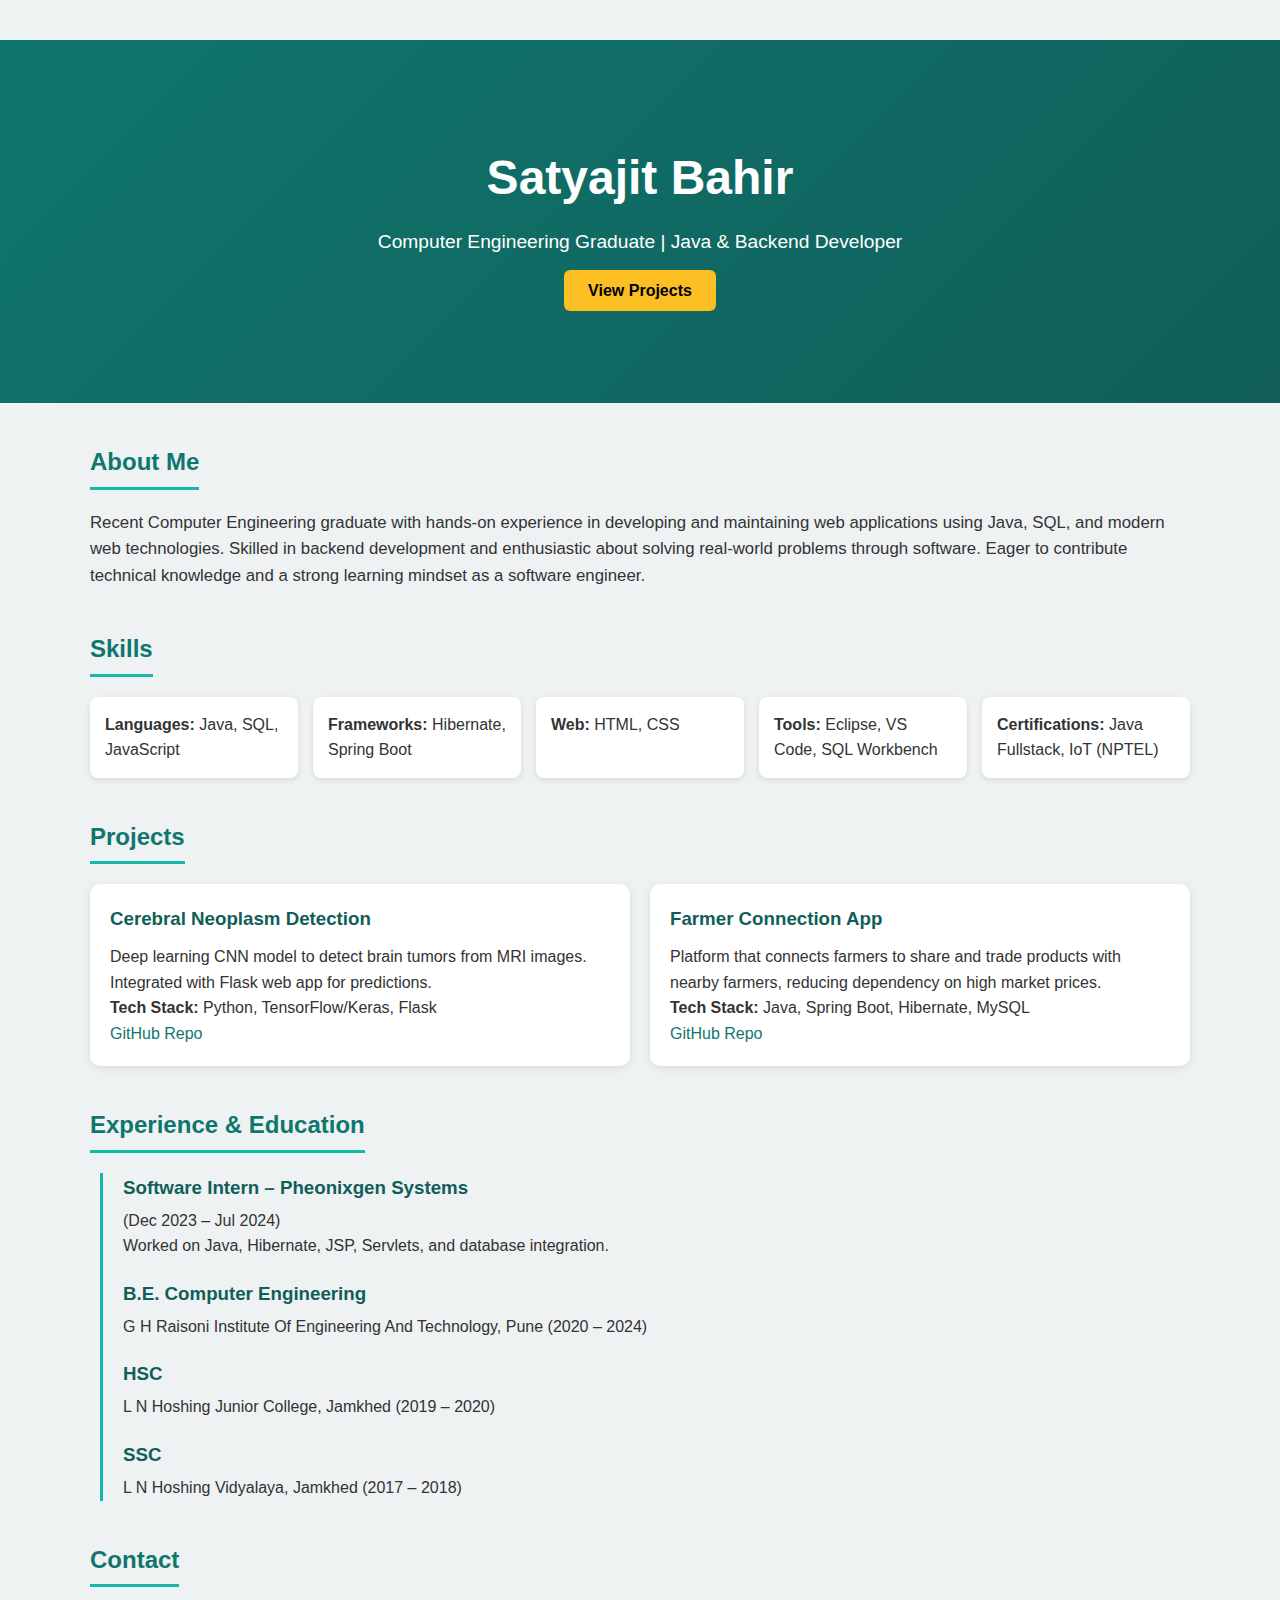
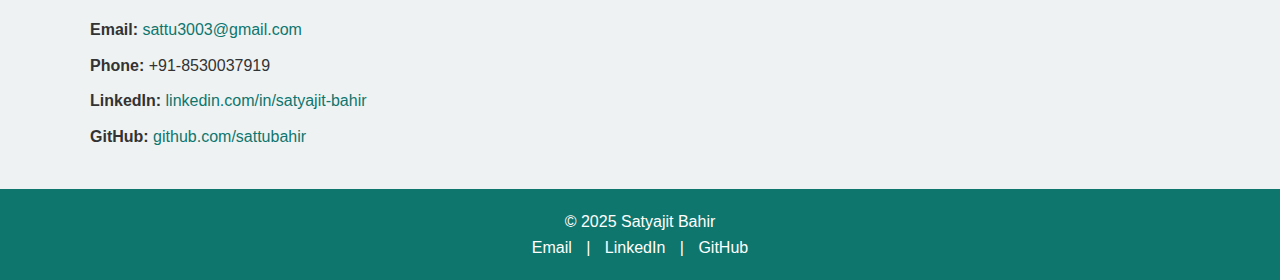
<file: Day2/index.html>
<!DOCTYPE html>
<html lang="en">
<head>
  <meta charset="UTF-8">
  <meta name="viewport" content="width=device-width, initial-scale=1.0">
  <title>Satyajit Bahir | Portfolio</title>
  <style>
    * {margin:0; padding:0; box-sizing:border-box;}
    body {font-family:'Segoe UI',sans-serif; background:#eef2f3; color:#333; line-height:1.6;}

    /* ===== Hero Section ===== */
    .hero {
      background: linear-gradient(135deg,#0f766e,#115e59);
      color:#fff;
      text-align:center;
      padding:100px 20px;
    }
    .hero h1 {font-size:3rem; margin-bottom:10px;}
    .hero p {font-size:1.2rem; margin-bottom:20px;}
    .hero a {
      background:#fbbf24; color:#000; padding:12px 24px; 
      text-decoration:none; font-weight:bold; border-radius:6px;
      transition:background 0.3s;
    }
    .hero a:hover {background:#facc15;}

    /* ===== Main Sections ===== */
    main {width:90%; max-width:1100px; margin:40px auto;}
    section {margin:40px 0;}
    section h2 {
      color:#0f766e;
      border-bottom:3px solid #14b8a6;
      display:inline-block;
      margin-bottom:20px;
      padding-bottom:5px;
    }

    /* ===== About ===== */
    #about p {font-size:1.05rem;}

    /* ===== Skills Grid ===== */
    #skills ul {
      display:grid;
      grid-template-columns:repeat(auto-fit,minmax(200px,1fr));
      gap:15px;
      list-style:none;
    }
    #skills li {
      background:#fff;
      padding:15px;
      border-radius:8px;
      box-shadow:0 2px 6px rgba(0,0,0,0.1);
    }

    /* ===== Projects Grid ===== */
    .projects-grid {
      display:grid;
      grid-template-columns:repeat(auto-fit,minmax(280px,1fr));
      gap:20px;
    }
    .project-card {
      background:#fff;
      padding:20px;
      border-radius:10px;
      box-shadow:0 2px 8px rgba(0,0,0,0.1);
      transition:transform 0.3s, box-shadow 0.3s;
    }
    .project-card:hover {
      transform:translateY(-5px);
      box-shadow:0 6px 14px rgba(0,0,0,0.15);
    }
    .project-card h3 {margin-bottom:10px; color:#115e59;}
    .project-card a {color:#0f766e; text-decoration:none; font-weight:500;}
    .project-card a:hover {text-decoration:underline;}

    /* ===== Timeline (Experience + Education) ===== */
    .timeline {
      border-left:3px solid #14b8a6;
      padding-left:20px;
      margin-left:10px;
    }
    .timeline article {
      margin-bottom:20px;
    }
    .timeline h3 {margin-bottom:5px; color:#115e59;}

    /* ===== Contact ===== */
    #contact ul {list-style:none; padding:0;}
    #contact li {margin:10px 0;}
    #contact a {color:#0f766e; text-decoration:none;}
    #contact a:hover {text-decoration:underline;}

    /* ===== Footer ===== */
    footer {
      text-align:center;
      padding:20px;
      background:#0f766e;
      color:#fff;
      margin-top:40px;
    }
    footer a {color:#fff; margin:0 10px; text-decoration:none;}
    footer a:hover {text-decoration:underline;}
  </style>
</head>
<body>

  <!-- Hero Section -->
  <section class="hero">
    <h1>Satyajit Bahir</h1>
    <p>Computer Engineering Graduate | Java & Backend Developer</p>
    <a href="#projects">View Projects</a>
  </section>

  <main>
    <!-- About -->
    <section id="about">
      <h2>About Me</h2>
      <p>Recent Computer Engineering graduate with hands-on experience in developing and maintaining web 
      applications using Java, SQL, and modern web technologies. Skilled in backend development and enthusiastic 
      about solving real-world problems through software. Eager to contribute technical knowledge and a strong 
      learning mindset as a software engineer.</p>
    </section>

    <!-- Skills -->
    <section id="skills">
      <h2>Skills</h2>
      <ul>
        <li><strong>Languages:</strong> Java, SQL, JavaScript</li>
        <li><strong>Frameworks:</strong> Hibernate, Spring Boot</li>
        <li><strong>Web:</strong> HTML, CSS</li>
        <li><strong>Tools:</strong> Eclipse, VS Code, SQL Workbench</li>
        <li><strong>Certifications:</strong> Java Fullstack, IoT (NPTEL)</li>
      </ul>
    </section>

    <!-- Projects -->
    <section id="projects">
      <h2>Projects</h2>
      <div class="projects-grid">
        <div class="project-card">
          <h3>Cerebral Neoplasm Detection</h3>
          <p>Deep learning CNN model to detect brain tumors from MRI images. Integrated with Flask web app for predictions.</p>
          <p><strong>Tech Stack:</strong> Python, TensorFlow/Keras, Flask</p>
          <a href="#">GitHub Repo</a>
        </div>
        <div class="project-card">
          <h3>Farmer Connection App</h3>
          <p>Platform that connects farmers to share and trade products with nearby farmers, reducing dependency on high market prices.</p>
          <p><strong>Tech Stack:</strong> Java, Spring Boot, Hibernate, MySQL</p>
          <a href="#">GitHub Repo</a>
        </div>
      </div>
    </section>

    <!-- Experience & Education Timeline -->
    <section id="timeline">
      <h2>Experience & Education</h2>
      <div class="timeline">
        <article>
          <h3>Software Intern – Pheonixgen Systems</h3>
          <p>(Dec 2023 – Jul 2024)</p>
          <p>Worked on Java, Hibernate, JSP, Servlets, and database integration.</p>
        </article>
        <article>
          <h3>B.E. Computer Engineering</h3>
          <p>G H Raisoni Institute Of Engineering And Technology, Pune (2020 – 2024)</p>
        </article>
        <article>
          <h3>HSC</h3>
          <p>L N Hoshing Junior College, Jamkhed (2019 – 2020)</p>
        </article>
        <article>
          <h3>SSC</h3>
          <p>L N Hoshing Vidyalaya, Jamkhed (2017 – 2018)</p>
        </article>
      </div>
    </section>

    <!-- Contact -->
    <section id="contact">
      <h2>Contact</h2>
      <ul>
        <li><strong>Email:</strong> <a href="mailto:sattu3003@gmail.com">sattu3003@gmail.com</a></li>
        <li><strong>Phone:</strong> +91-8530037919</li>
        <li><strong>LinkedIn:</strong> <a href="https://www.linkedin.com/in/satyajit-bahir-21a052207" target="_blank">linkedin.com/in/satyajit-bahir</a></li>
        <li><strong>GitHub:</strong> <a href="https://github.com/sattubahir" target="_blank">github.com/sattubahir</a></li>
      </ul>
    </section>
  </main>

  <!-- Footer -->
  <footer>
    <p>&copy; 2025 Satyajit Bahir</p>
    <p>
      <a href="mailto:sattu3003@gmail.com">Email</a> |
      <a href="https://www.linkedin.com/in/satyajit-bahir-21a052207" target="_blank">LinkedIn</a> |
      <a href="https://github.com/sattubahir" target="_blank">GitHub</a>
    </p>
  </footer>

</body>
</html>
</file>
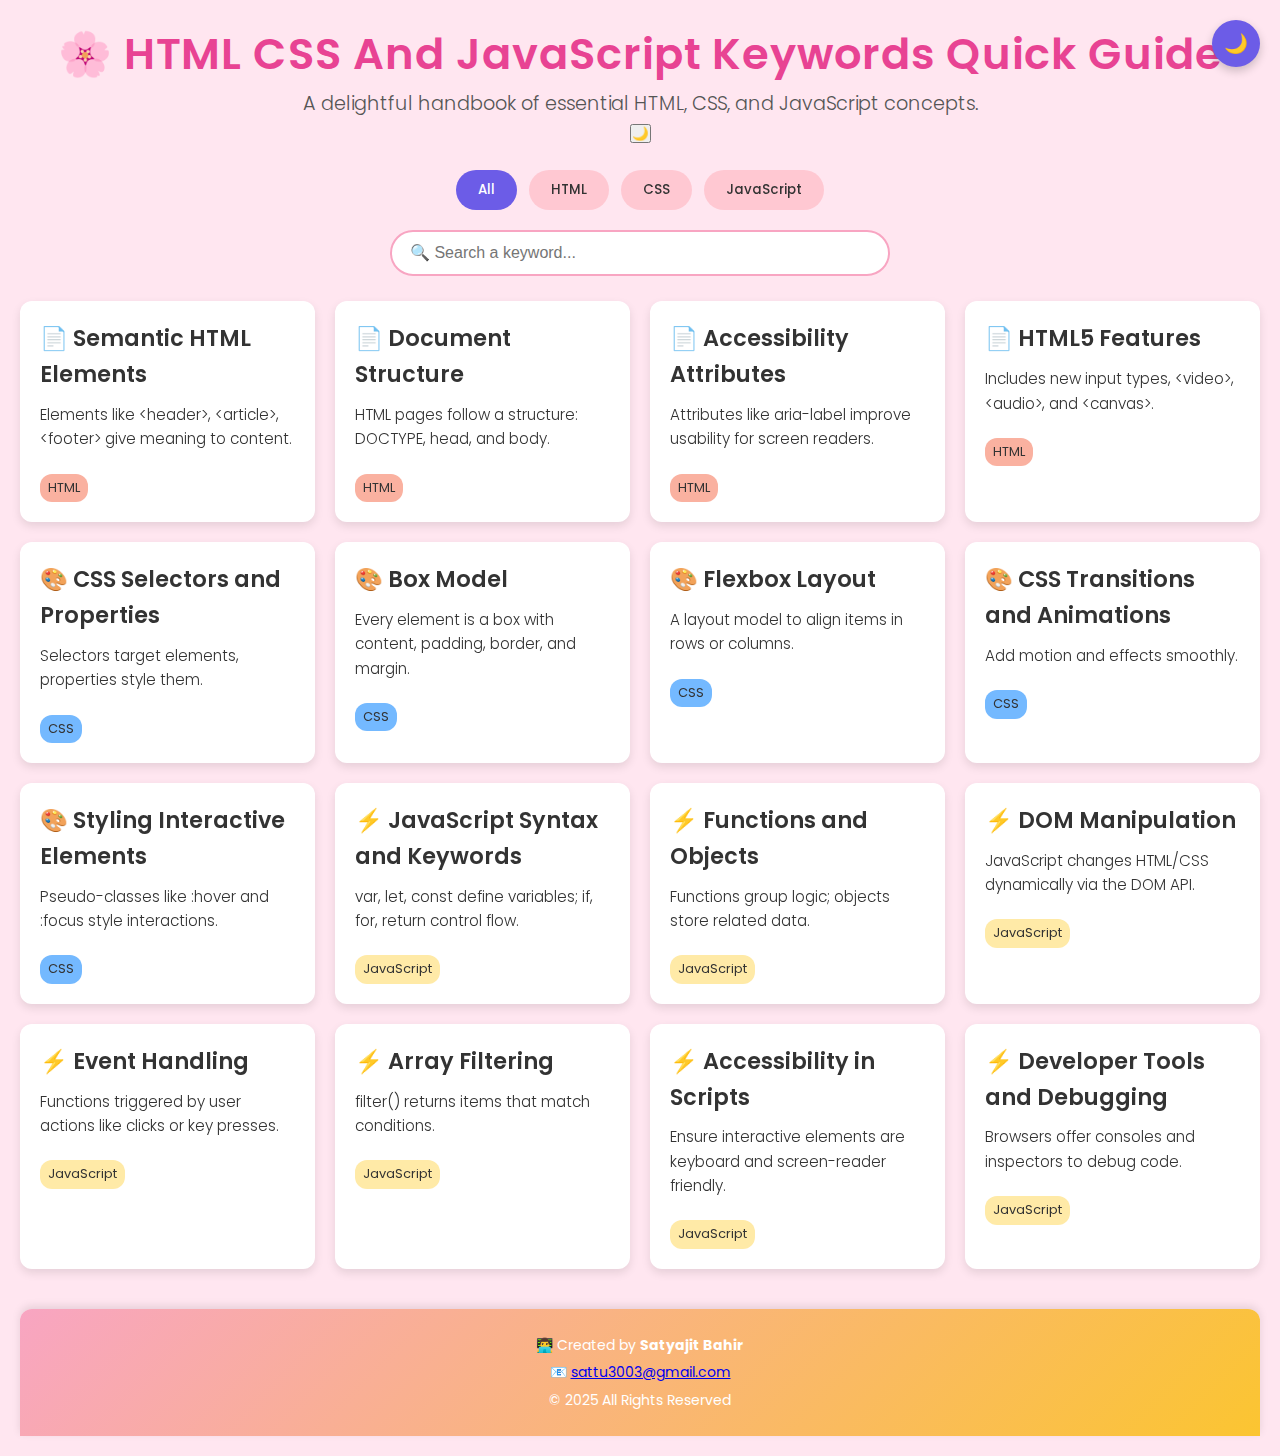
<file: Day6/index.html>
<!DOCTYPE html>
<html lang="en">
<head>
  <meta charset="UTF-8">
  <meta name="viewport" content="width=device-width, initial-scale=1.0">
  <title>HTML CSS,JS Guide</title>
  <!-- ✅ Google Font -->
  <link href="https://fonts.googleapis.com/css2?family=Poppins:wght@300;400;600&display=swap" rel="stylesheet">
  <link rel="stylesheet" href="style.css">
</head>
<body>
  <!-- Header -->
  <header>
    <h1>🌸 HTML CSS And JavaScript Keywords Quick Guide</h1>
    <p>A delightful handbook of essential HTML, CSS, and JavaScript concepts.</p>
    <!-- Dark mode button -->
    <button onclick="toggleDarkMode()" class="dark-mode-toggle">🌙</button>
  </header>

  <!-- Navigation -->
  <nav>
    <button class="active" onclick="filterCategory('All', event)">All</button>
    <button onclick="filterCategory('HTML', event)">HTML</button>
    <button onclick="filterCategory('CSS', event)">CSS</button>
    <button onclick="filterCategory('JavaScript', event)">JavaScript</button>
  </nav>

  <!-- Search -->
  <div class="search-container">
    <input type="text" id="search" placeholder="🔍 Search a keyword...">
  </div>

  <!-- Keywords Grid -->
  <main id="keywords"></main>

  <!-- Back to Top Button -->
  <button id="backToTop" onclick="scrollToTop()">⬆️</button>

  <!-- Dark/Light Toggle -->
  <button id="themeToggle">🌙</button>

  <script src="script.js"></script>
  <!-- Footer -->
<footer>
  <p>👨‍💻 Created by <strong>Satyajit Bahir</strong></p>
  <p>📧 <a href="mailto:sattu3003@gmail.com">sattu3003@gmail.com</a></p>
  <p>&copy; 2025  All Rights Reserved</p>
</footer>


</body>
</html>
</file>
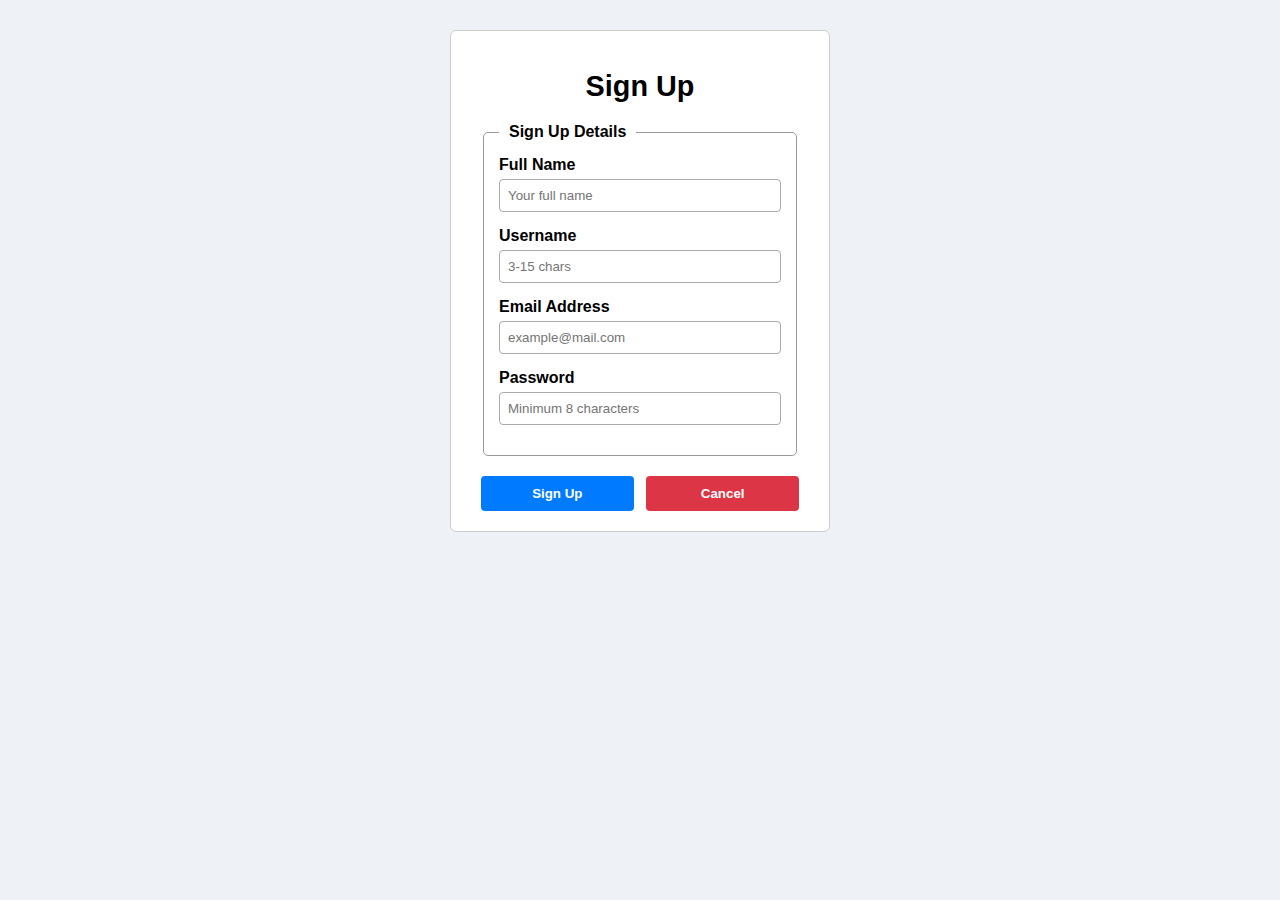
<file: Day3/Session-3/index.html>
<!DOCTYPE html>
<html lang="en">
<head>
  <meta charset="UTF-8" />
  <meta name="viewport" content="width=device-width, initial-scale=1" />
  <title>Basic Accessible Signup Form</title>
  <link rel="stylesheet" href="style.css" />
</head>
<body>
  <section id="signup-container" aria-label="Signup form container">
    <h1>Sign Up</h1>
    <form action="#" method="post" aria-describedby="formInstructions" novalidate>
      <p id="formInstructions" class="sr-only">All fields are required.</p>
      <fieldset>
        <legend>Sign Up Details</legend>

        <div class="form-group">
          <label for="fullname">Full Name</label>
          <input type="text" id="fullname" name="fullname" required placeholder="Your full name" />
        </div>

        <div class="form-group">
          <label for="username">Username</label>
          <input type="text" id="username" name="username" required placeholder="3-15 chars" />
        </div>

        <div class="form-group">
          <label for="email">Email Address</label>
          <input type="email" id="email" name="email" required placeholder="example@mail.com" />
        </div>

        <div class="form-group">
          <label for="password">Password</label>
          <input type="password" id="password" name="password" required minlength="8" placeholder="Minimum 8 characters" />
        </div>
      </fieldset>

      <div class="form-actions">
        <input type="submit" value="Sign Up" />
        <input type="reset" value="Cancel" />
      </div>
    </form>
  </section>

  <style>
    .sr-only {
      position: absolute;
      width: 1px;
      height: 1px;
      overflow: hidden;
      clip: rect(0 0 0 0);
      white-space: nowrap;
      border: 0;
      padding: 0;
      margin: -1px;
    }
  </style>
</body>
</html>
</file>
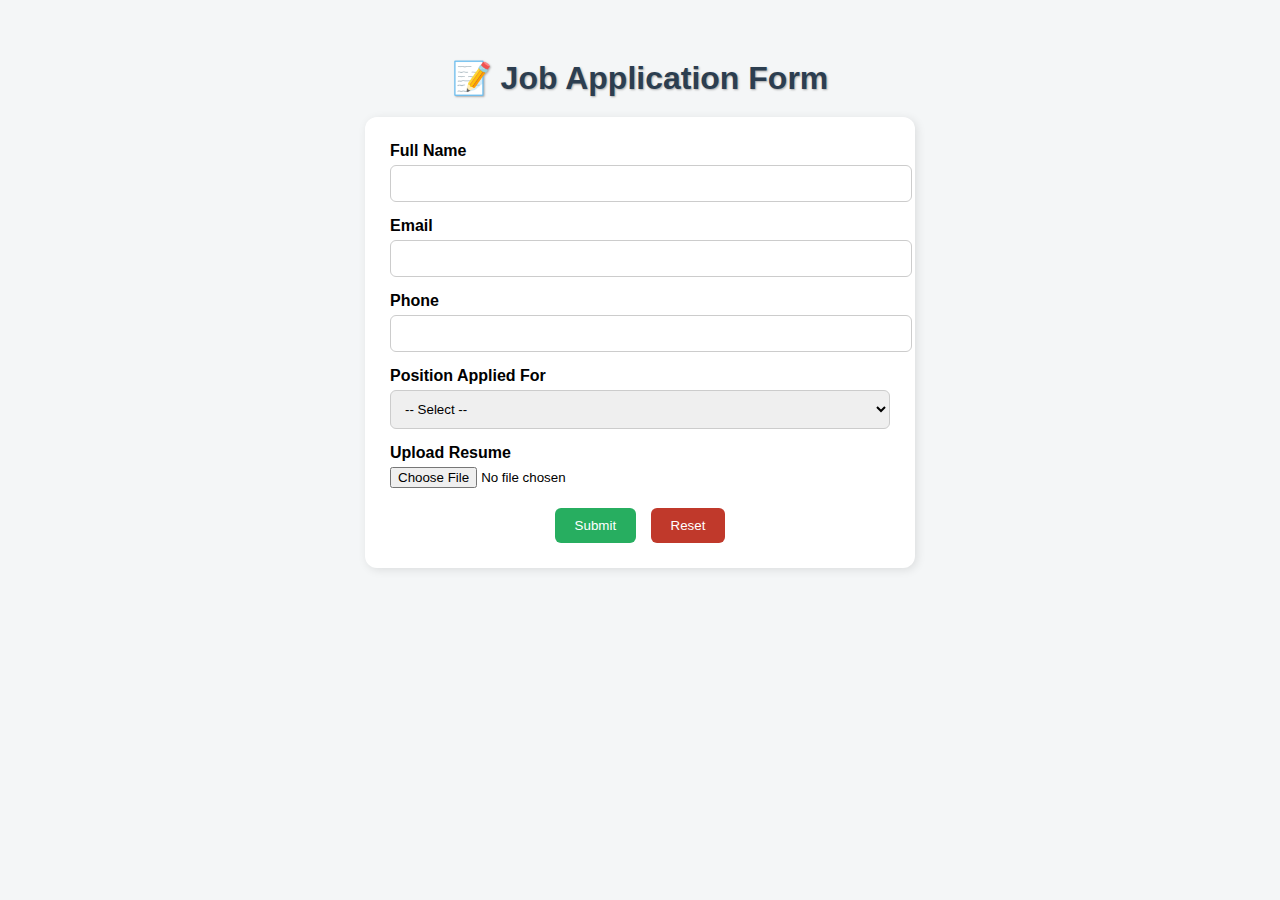
<file: Day4/Session-3/index.html>
<!DOCTYPE html>
<html lang="en">
<head>
  <meta charset="UTF-8">
  <title>Job Application - DOM Task</title>
</head>
<body style="font-family: Arial, sans-serif; padding: 30px; background: #f4f6f7;">

  <!-- Page Title -->
  <h1 style="text-align: center; color: #2c3e50; text-shadow: 1px 1px 2px #aaa; margin-bottom: 20px;">
    📝 Job Application Form
  </h1>

  <!-- Application Form Card -->
  <div style="max-width: 500px; margin: auto; background: white; padding: 25px; border-radius: 12px; box-shadow: 2px 2px 10px rgba(0,0,0,0.1);">

    <form id="jobForm">
      
      <!-- Full Name -->
      <label style="display: block; margin-bottom: 5px; font-weight: bold;">Full Name</label>
      <input type="text" id="name" required 
             style="width: 100%; padding: 10px; margin-bottom: 15px; border: 1px solid #ccc; border-radius: 6px;">

      <!-- Email -->
      <label style="display: block; margin-bottom: 5px; font-weight: bold;">Email</label>
      <input type="email" id="email" required
             style="width: 100%; padding: 10px; margin-bottom: 15px; border: 1px solid #ccc; border-radius: 6px;">

      <!-- Phone -->
      <label style="display: block; margin-bottom: 5px; font-weight: bold;">Phone</label>
      <input type="tel" id="phone" required
             style="width: 100%; padding: 10px; margin-bottom: 15px; border: 1px solid #ccc; border-radius: 6px;">

      <!-- Position -->
      <label style="display: block; margin-bottom: 5px; font-weight: bold;">Position Applied For</label>
      <select id="position" required
              style="width: 100%; padding: 10px; margin-bottom: 15px; border: 1px solid #ccc; border-radius: 6px;">
        <option value="">-- Select --</option>
        <option>Software Engineer</option>
        <option>Frontend Developer</option>
        <option>Backend Developer</option>
        <option>QA Engineer</option>
      </select>

      <!-- Resume -->
      <label style="display: block; margin-bottom: 5px; font-weight: bold;">Upload Resume</label>
      <input type="file" id="resume" required style="margin-bottom: 20px;">

      <!-- Buttons -->
      <div style="text-align: center;">
        <button type="submit"
                style="padding: 10px 20px; background: #27ae60; color: white; border: none; border-radius: 6px; cursor: pointer; margin-right: 10px;">
          Submit
        </button>
        <button type="reset"
                style="padding: 10px 20px; background: #c0392b; color: white; border: none; border-radius: 6px; cursor: pointer;">
          Reset
        </button>
      </div>
    </form>
  </div>

  <!-- Result Section -->
  <div id="resultBox" style="max-width: 500px; margin: 30px auto; padding: 20px; text-align: center; display: none; background: #ecf9f1; border-radius: 10px; border: 1px solid #27ae60;">
    <h3 style="color: #27ae60;">✅ Application Submitted</h3>
    <p id="resultText" style="color: #2c3e50; font-weight: bold;"></p>
  </div>

  <!-- Script -->
  <script src="dom.js"></script>
</body>
</html>
</file>
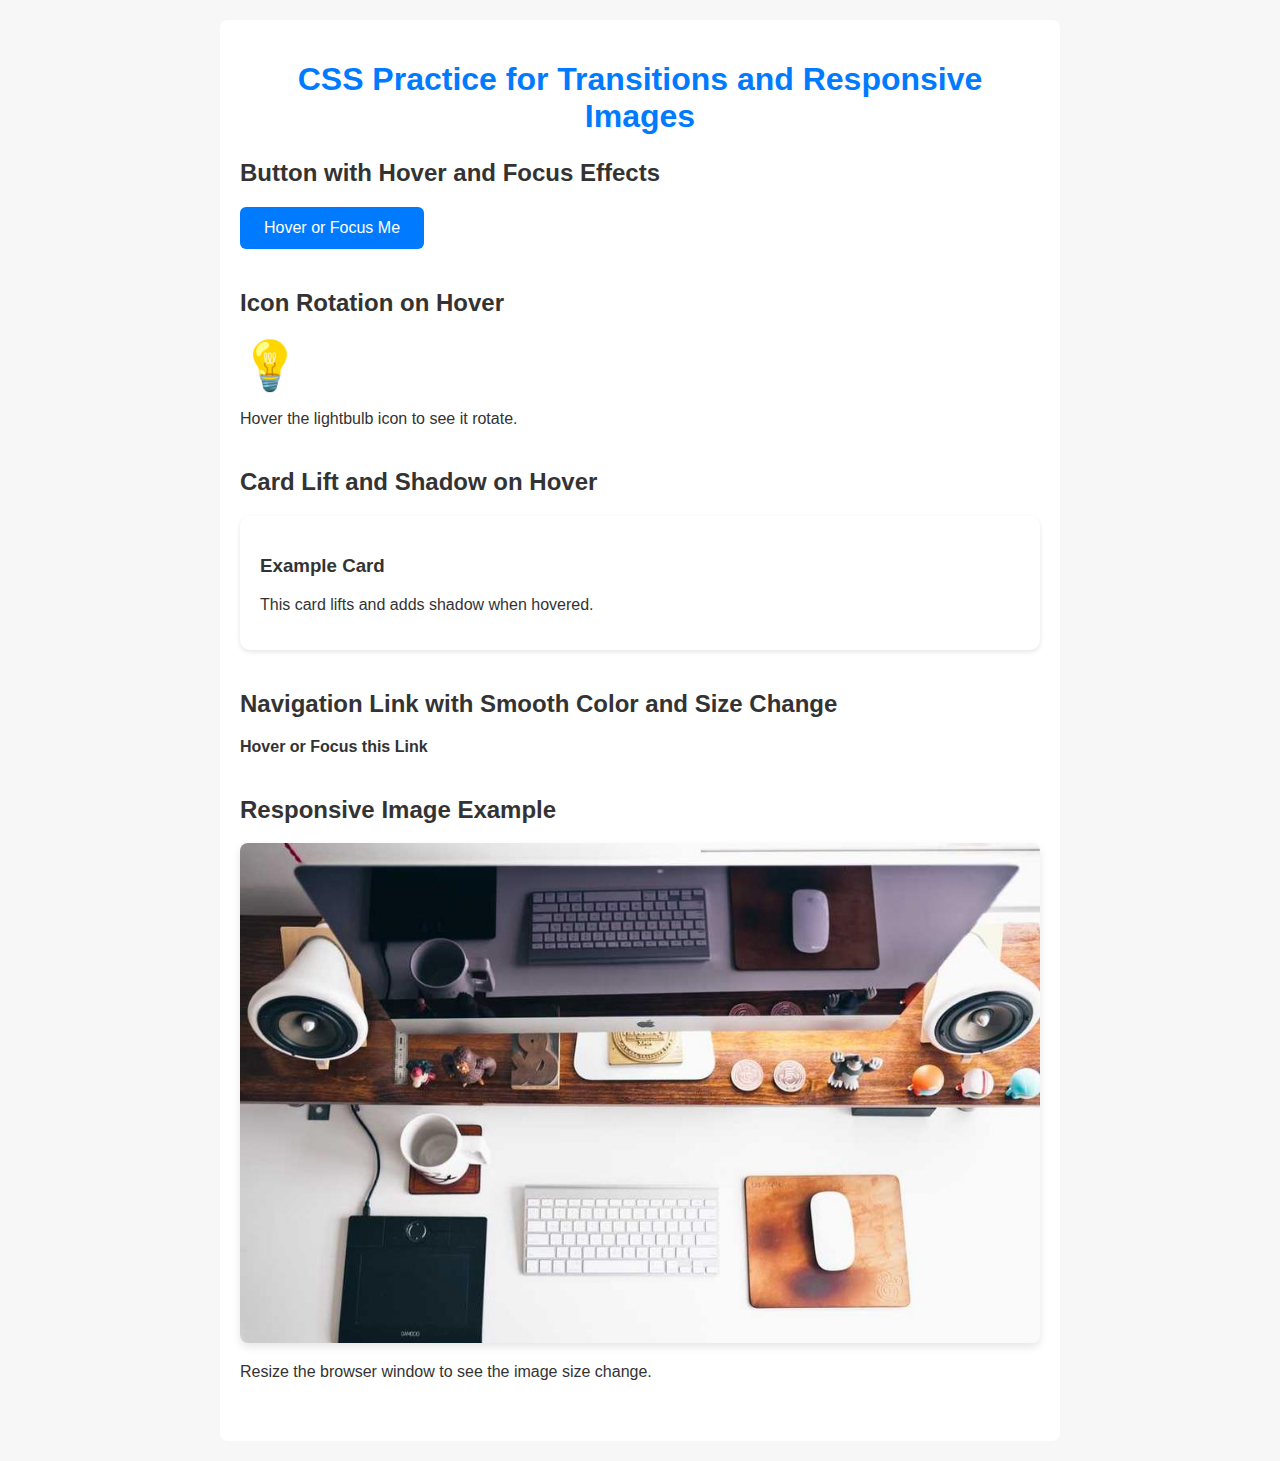
<file: Day5/Session-5/index.html>
<!DOCTYPE html>
<html lang="en">
<head>
  <meta charset="UTF-8" />
  <meta name="viewport" content="width=device-width, initial-scale=1" />
  <title>CSS Practice - Transitions & Responsive Images</title>
  <link rel="stylesheet" href="components.css" />
  <style>
    body {
      font-family: Arial, sans-serif;
      margin: 20px;
      background-color: #f7f7f7;
      color: #333;
    }
    .container {
      max-width: 800px;
      margin: auto;
      background: white;
      padding: 20px;
      border-radius: 8px;
    }
    h1 {
      text-align: center;
      margin-bottom: 24px;
      color: #007BFF;
    }
    .section {
      margin-bottom: 40px;
    }
  </style>
</head>
<body>
  <div class="container">
    <h1>CSS Practice for Transitions and Responsive Images</h1>

    <section class="section">
      <h2>Button with Hover and Focus Effects</h2>
      <button class="button">Hover or Focus Me</button>
    </section>

    <section class="section">
      <h2>Icon Rotation on Hover</h2>
      <span class="icon" style="font-size: 48px;">&#x1F4A1;</span>
      <p>Hover the lightbulb icon to see it rotate.</p>
    </section>

    <section class="section">
      <h2>Card Lift and Shadow on Hover</h2>
      <div class="card">
        <h3>Example Card</h3>
        <p>This card lifts and adds shadow when hovered.</p>
      </div>
    </section>

    <section class="section">
      <h2>Navigation Link with Smooth Color and Size Change</h2>
      <a href="#" class="nav-link">Hover or Focus this Link</a>
    </section>
<section class="section">
  <h2>Responsive Image Example</h2>
  <img 
    src="images/photo-600.jpg"
    srcset="
      images/photo-300.jpg 300w,
      images/photo-600.jpg 600w
    "
    sizes="(max-width: 480px) 100vw, 600px"
    alt="Scenic photo"
    style="width: 100%; height: auto; border-radius: 8px; box-shadow: 0 4px 8px rgba(0,0,0,0.1);"
  />
  <p>Resize the browser window to see the image size change.</p>
</section>



  </div>
</body>
</html>
</file>
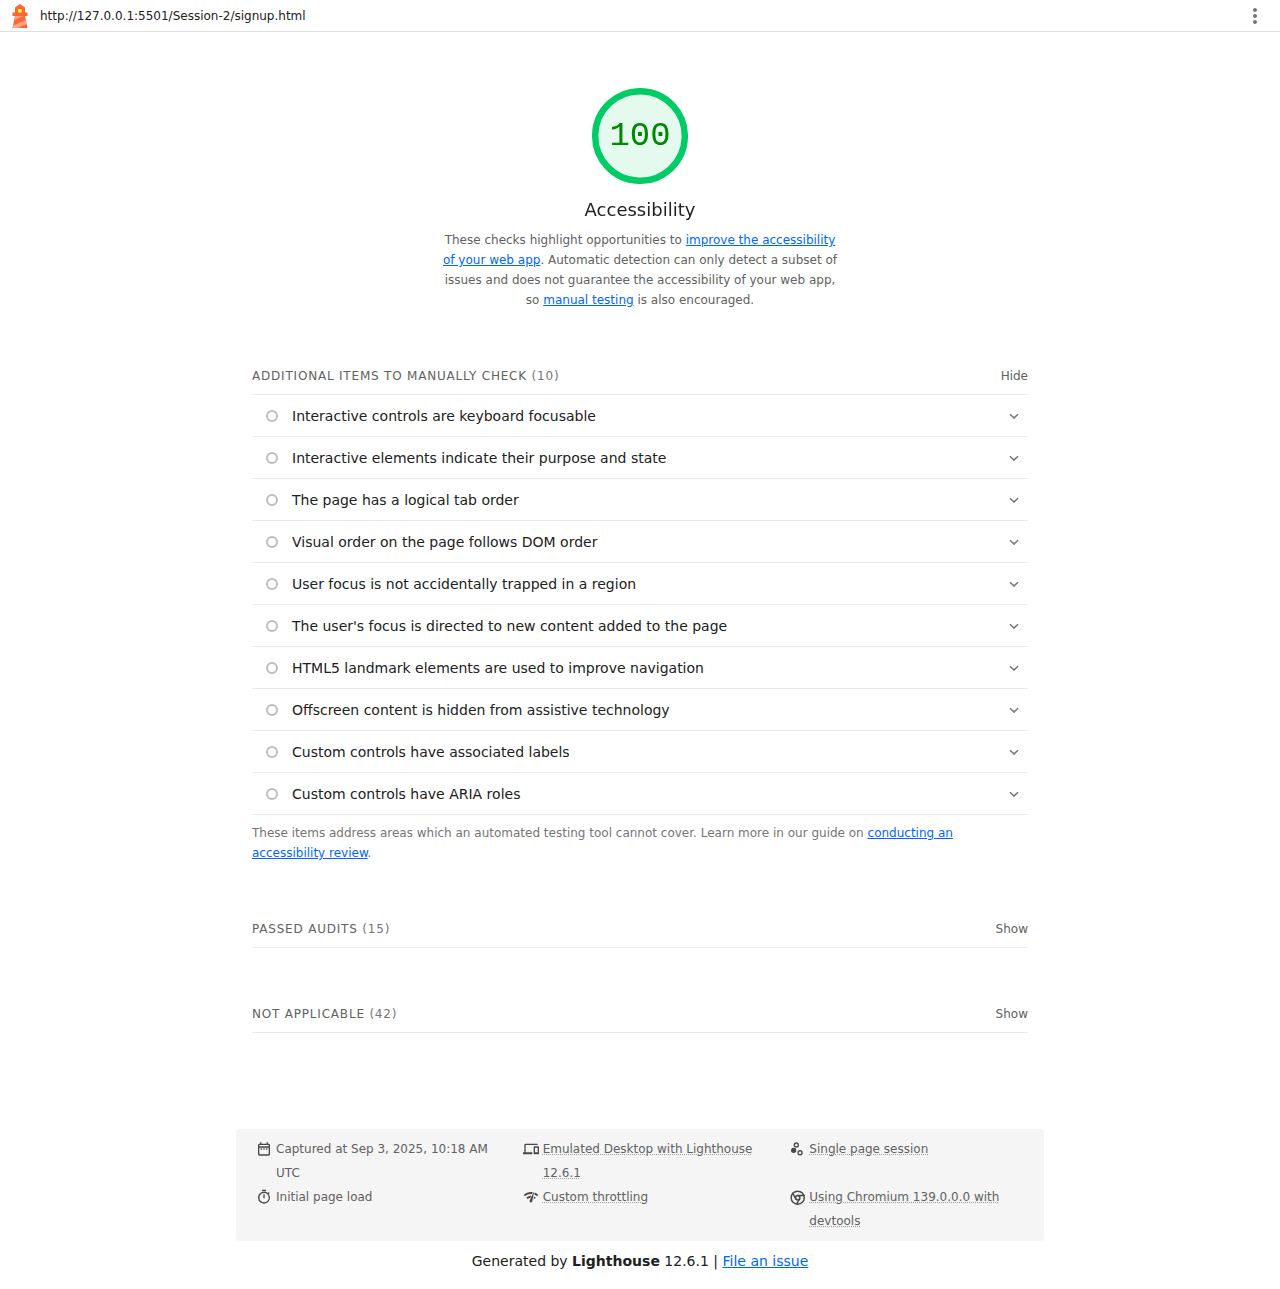
<file: Day3/Session-2/signup-accessibility-report.html>
<!--
@license
Copyright 2018 Google LLC
SPDX-License-Identifier: Apache-2.0
-->
<!doctype html>
<html lang="en">
<head>
  <meta charset="utf-8">
  <meta name="viewport" content="width=device-width, initial-scale=1, minimum-scale=1">
  <link rel="icon" href='data:image/svg+xml;utf8,<svg fill="none" xmlns="http://www.w3.org/2000/svg" viewBox="0 0 48 48"><path d="m14 7 10-7 10 7v10h5v7h-5l5 24H9l5-24H9v-7h5V7Z" fill="%23F63"/><path d="M31.561 24H14l-1.689 8.105L31.561 24ZM18.983 48H9l1.022-4.907L35.723 32.27l1.663 7.98L18.983 48Z" fill="%23FFA385"/><path fill="%23FF3" d="M20.5 10h7v7h-7z"/></svg>'>
  <title>Lighthouse Report</title>
  <style>body {margin: 0}</style>
</head>
<body>
  <noscript>Lighthouse report requires JavaScript. Please enable.</noscript>

  <div id="lh-log"></div>

  <script>window.__LIGHTHOUSE_JSON__ = {"lighthouseVersion":"12.6.1","requestedUrl":"http://127.0.0.1:5501/Session-2/signup.html","mainDocumentUrl":"http://127.0.0.1:5501/Session-2/signup.html","finalDisplayedUrl":"http://127.0.0.1:5501/Session-2/signup.html","finalUrl":"http://127.0.0.1:5501/Session-2/signup.html","fetchTime":"2025-09-03T10:18:21.620Z","gatherMode":"navigation","runWarnings":[],"userAgent":"Mozilla/5.0 (Windows NT 10.0; Win64; x64) AppleWebKit/537.36 (KHTML, like Gecko) Chrome/139.0.0.0 Safari/537.36","environment":{"networkUserAgent":"Mozilla/5.0 (Macintosh; Intel Mac OS X 10_15_7) AppleWebKit/537.36 (KHTML, like Gecko) Chrome/136.0.0.0 Safari/537.36","hostUserAgent":"Mozilla/5.0 (Windows NT 10.0; Win64; x64) AppleWebKit/537.36 (KHTML, like Gecko) Chrome/139.0.0.0 Safari/537.36","benchmarkIndex":2622.5,"credits":{"axe-core":"4.10.3"}},"audits":{"accesskeys":{"id":"accesskeys","title":"`[accesskey]` values are unique","description":"Access keys let users quickly focus a part of the page. For proper navigation, each access key must be unique. [Learn more about access keys](https://dequeuniversity.com/rules/axe/4.10/accesskeys).","score":null,"scoreDisplayMode":"notApplicable"},"aria-allowed-attr":{"id":"aria-allowed-attr","title":"`[aria-*]` attributes match their roles","description":"Each ARIA `role` supports a specific subset of `aria-*` attributes. Mismatching these invalidates the `aria-*` attributes. [Learn how to match ARIA attributes to their roles](https://dequeuniversity.com/rules/axe/4.10/aria-allowed-attr).","score":1,"scoreDisplayMode":"binary","details":{"type":"table","headings":[],"items":[]}},"aria-allowed-role":{"id":"aria-allowed-role","title":"Uses ARIA roles only on compatible elements","description":"Many HTML elements can only be assigned certain ARIA roles. Using ARIA roles where they are not allowed can interfere with the accessibility of the web page. [Learn more about ARIA roles](https://dequeuniversity.com/rules/axe/4.10/aria-allowed-role).","score":null,"scoreDisplayMode":"notApplicable"},"aria-command-name":{"id":"aria-command-name","title":"`button`, `link`, and `menuitem` elements have accessible names","description":"When an element doesn't have an accessible name, screen readers announce it with a generic name, making it unusable for users who rely on screen readers. [Learn how to make command elements more accessible](https://dequeuniversity.com/rules/axe/4.10/aria-command-name).","score":null,"scoreDisplayMode":"notApplicable"},"aria-conditional-attr":{"id":"aria-conditional-attr","title":"ARIA attributes are used as specified for the element's role","description":"Some ARIA attributes are only allowed on an element under certain conditions. [Learn more about conditional ARIA attributes](https://dequeuniversity.com/rules/axe/4.10/aria-conditional-attr).","score":1,"scoreDisplayMode":"binary","details":{"type":"table","headings":[],"items":[]}},"aria-deprecated-role":{"id":"aria-deprecated-role","title":"Deprecated ARIA roles were not used","description":"Deprecated ARIA roles may not be processed correctly by assistive technology. [Learn more about deprecated ARIA roles](https://dequeuniversity.com/rules/axe/4.10/aria-deprecated-role).","score":null,"scoreDisplayMode":"notApplicable"},"aria-dialog-name":{"id":"aria-dialog-name","title":"Elements with `role=\"dialog\"` or `role=\"alertdialog\"` have accessible names.","description":"ARIA dialog elements without accessible names may prevent screen readers users from discerning the purpose of these elements. [Learn how to make ARIA dialog elements more accessible](https://dequeuniversity.com/rules/axe/4.10/aria-dialog-name).","score":null,"scoreDisplayMode":"notApplicable"},"aria-hidden-body":{"id":"aria-hidden-body","title":"`[aria-hidden=\"true\"]` is not present on the document `\u003cbody>`","description":"Assistive technologies, like screen readers, work inconsistently when `aria-hidden=\"true\"` is set on the document `\u003cbody>`. [Learn how `aria-hidden` affects the document body](https://dequeuniversity.com/rules/axe/4.10/aria-hidden-body).","score":1,"scoreDisplayMode":"binary","details":{"type":"table","headings":[],"items":[]}},"aria-hidden-focus":{"id":"aria-hidden-focus","title":"`[aria-hidden=\"true\"]` elements do not contain focusable descendents","description":"Focusable descendents within an `[aria-hidden=\"true\"]` element prevent those interactive elements from being available to users of assistive technologies like screen readers. [Learn how `aria-hidden` affects focusable elements](https://dequeuniversity.com/rules/axe/4.10/aria-hidden-focus).","score":null,"scoreDisplayMode":"notApplicable"},"aria-input-field-name":{"id":"aria-input-field-name","title":"ARIA input fields have accessible names","description":"When an input field doesn't have an accessible name, screen readers announce it with a generic name, making it unusable for users who rely on screen readers. [Learn more about input field labels](https://dequeuniversity.com/rules/axe/4.10/aria-input-field-name).","score":null,"scoreDisplayMode":"notApplicable"},"aria-meter-name":{"id":"aria-meter-name","title":"ARIA `meter` elements have accessible names","description":"When a meter element doesn't have an accessible name, screen readers announce it with a generic name, making it unusable for users who rely on screen readers. [Learn how to name `meter` elements](https://dequeuniversity.com/rules/axe/4.10/aria-meter-name).","score":null,"scoreDisplayMode":"notApplicable"},"aria-progressbar-name":{"id":"aria-progressbar-name","title":"ARIA `progressbar` elements have accessible names","description":"When a `progressbar` element doesn't have an accessible name, screen readers announce it with a generic name, making it unusable for users who rely on screen readers. [Learn how to label `progressbar` elements](https://dequeuniversity.com/rules/axe/4.10/aria-progressbar-name).","score":null,"scoreDisplayMode":"notApplicable"},"aria-prohibited-attr":{"id":"aria-prohibited-attr","title":"Elements use only permitted ARIA attributes","description":"Using ARIA attributes in roles where they are prohibited can mean that important information is not communicated to users of assistive technologies. [Learn more about prohibited ARIA roles](https://dequeuniversity.com/rules/axe/4.10/aria-prohibited-attr).","score":1,"scoreDisplayMode":"binary","details":{"type":"table","headings":[],"items":[]}},"aria-required-attr":{"id":"aria-required-attr","title":"`[role]`s have all required `[aria-*]` attributes","description":"Some ARIA roles have required attributes that describe the state of the element to screen readers. [Learn more about roles and required attributes](https://dequeuniversity.com/rules/axe/4.10/aria-required-attr).","score":null,"scoreDisplayMode":"notApplicable"},"aria-required-children":{"id":"aria-required-children","title":"Elements with an ARIA `[role]` that require children to contain a specific `[role]` have all required children.","description":"Some ARIA parent roles must contain specific child roles to perform their intended accessibility functions. [Learn more about roles and required children elements](https://dequeuniversity.com/rules/axe/4.10/aria-required-children).","score":null,"scoreDisplayMode":"notApplicable"},"aria-required-parent":{"id":"aria-required-parent","title":"`[role]`s are contained by their required parent element","description":"Some ARIA child roles must be contained by specific parent roles to properly perform their intended accessibility functions. [Learn more about ARIA roles and required parent element](https://dequeuniversity.com/rules/axe/4.10/aria-required-parent).","score":null,"scoreDisplayMode":"notApplicable"},"aria-roles":{"id":"aria-roles","title":"`[role]` values are valid","description":"ARIA roles must have valid values in order to perform their intended accessibility functions. [Learn more about valid ARIA roles](https://dequeuniversity.com/rules/axe/4.10/aria-roles).","score":null,"scoreDisplayMode":"notApplicable"},"aria-text":{"id":"aria-text","title":"Elements with the `role=text` attribute do not have focusable descendents.","description":"Adding `role=text` around a text node split by markup enables VoiceOver to treat it as one phrase, but the element's focusable descendents will not be announced. [Learn more about the `role=text` attribute](https://dequeuniversity.com/rules/axe/4.10/aria-text).","score":null,"scoreDisplayMode":"notApplicable"},"aria-toggle-field-name":{"id":"aria-toggle-field-name","title":"ARIA toggle fields have accessible names","description":"When a toggle field doesn't have an accessible name, screen readers announce it with a generic name, making it unusable for users who rely on screen readers. [Learn more about toggle fields](https://dequeuniversity.com/rules/axe/4.10/aria-toggle-field-name).","score":null,"scoreDisplayMode":"notApplicable"},"aria-tooltip-name":{"id":"aria-tooltip-name","title":"ARIA `tooltip` elements have accessible names","description":"When a tooltip element doesn't have an accessible name, screen readers announce it with a generic name, making it unusable for users who rely on screen readers. [Learn how to name `tooltip` elements](https://dequeuniversity.com/rules/axe/4.10/aria-tooltip-name).","score":null,"scoreDisplayMode":"notApplicable"},"aria-treeitem-name":{"id":"aria-treeitem-name","title":"ARIA `treeitem` elements have accessible names","description":"When a `treeitem` element doesn't have an accessible name, screen readers announce it with a generic name, making it unusable for users who rely on screen readers. [Learn more about labeling `treeitem` elements](https://dequeuniversity.com/rules/axe/4.10/aria-treeitem-name).","score":null,"scoreDisplayMode":"notApplicable"},"aria-valid-attr-value":{"id":"aria-valid-attr-value","title":"`[aria-*]` attributes have valid values","description":"Assistive technologies, like screen readers, can't interpret ARIA attributes with invalid values. [Learn more about valid values for ARIA attributes](https://dequeuniversity.com/rules/axe/4.10/aria-valid-attr-value).","score":1,"scoreDisplayMode":"binary","details":{"type":"table","headings":[],"items":[]}},"aria-valid-attr":{"id":"aria-valid-attr","title":"`[aria-*]` attributes are valid and not misspelled","description":"Assistive technologies, like screen readers, can't interpret ARIA attributes with invalid names. [Learn more about valid ARIA attributes](https://dequeuniversity.com/rules/axe/4.10/aria-valid-attr).","score":1,"scoreDisplayMode":"binary","details":{"type":"table","headings":[],"items":[]}},"button-name":{"id":"button-name","title":"Buttons have an accessible name","description":"When a button doesn't have an accessible name, screen readers announce it as \"button\", making it unusable for users who rely on screen readers. [Learn how to make buttons more accessible](https://dequeuniversity.com/rules/axe/4.10/button-name).","score":null,"scoreDisplayMode":"notApplicable"},"bypass":{"id":"bypass","title":"The page contains a heading, skip link, or landmark region","description":"Adding ways to bypass repetitive content lets keyboard users navigate the page more efficiently. [Learn more about bypass blocks](https://dequeuniversity.com/rules/axe/4.10/bypass).","score":null,"scoreDisplayMode":"notApplicable"},"color-contrast":{"id":"color-contrast","title":"Background and foreground colors have a sufficient contrast ratio","description":"Low-contrast text is difficult or impossible for many users to read. [Learn how to provide sufficient color contrast](https://dequeuniversity.com/rules/axe/4.10/color-contrast).","score":1,"scoreDisplayMode":"binary","details":{"type":"table","headings":[],"items":[]}},"definition-list":{"id":"definition-list","title":"`\u003cdl>`'s contain only properly-ordered `\u003cdt>` and `\u003cdd>` groups, `\u003cscript>`, `\u003ctemplate>` or `\u003cdiv>` elements.","description":"When definition lists are not properly marked up, screen readers may produce confusing or inaccurate output. [Learn how to structure definition lists correctly](https://dequeuniversity.com/rules/axe/4.10/definition-list).","score":null,"scoreDisplayMode":"notApplicable"},"dlitem":{"id":"dlitem","title":"Definition list items are wrapped in `\u003cdl>` elements","description":"Definition list items (`\u003cdt>` and `\u003cdd>`) must be wrapped in a parent `\u003cdl>` element to ensure that screen readers can properly announce them. [Learn how to structure definition lists correctly](https://dequeuniversity.com/rules/axe/4.10/dlitem).","score":null,"scoreDisplayMode":"notApplicable"},"document-title":{"id":"document-title","title":"Document has a `\u003ctitle>` element","description":"The title gives screen reader users an overview of the page, and search engine users rely on it heavily to determine if a page is relevant to their search. [Learn more about document titles](https://dequeuniversity.com/rules/axe/4.10/document-title).","score":1,"scoreDisplayMode":"binary","details":{"type":"table","headings":[],"items":[]}},"duplicate-id-aria":{"id":"duplicate-id-aria","title":"ARIA IDs are unique","description":"The value of an ARIA ID must be unique to prevent other instances from being overlooked by assistive technologies. [Learn how to fix duplicate ARIA IDs](https://dequeuniversity.com/rules/axe/4.10/duplicate-id-aria).","score":null,"scoreDisplayMode":"notApplicable"},"empty-heading":{"id":"empty-heading","title":"All heading elements contain content.","description":"A heading with no content or inaccessible text prevent screen reader users from accessing information on the page's structure. [Learn more about headings](https://dequeuniversity.com/rules/axe/4.10/empty-heading).","score":null,"scoreDisplayMode":"notApplicable"},"form-field-multiple-labels":{"id":"form-field-multiple-labels","title":"No form fields have multiple labels","description":"Form fields with multiple labels can be confusingly announced by assistive technologies like screen readers which use either the first, the last, or all of the labels. [Learn how to use form labels](https://dequeuniversity.com/rules/axe/4.10/form-field-multiple-labels).","score":null,"scoreDisplayMode":"notApplicable"},"frame-title":{"id":"frame-title","title":"`\u003cframe>` or `\u003ciframe>` elements have a title","description":"Screen reader users rely on frame titles to describe the contents of frames. [Learn more about frame titles](https://dequeuniversity.com/rules/axe/4.10/frame-title).","score":null,"scoreDisplayMode":"notApplicable"},"heading-order":{"id":"heading-order","title":"Heading elements appear in a sequentially-descending order","description":"Properly ordered headings that do not skip levels convey the semantic structure of the page, making it easier to navigate and understand when using assistive technologies. [Learn more about heading order](https://dequeuniversity.com/rules/axe/4.10/heading-order).","score":1,"scoreDisplayMode":"binary","details":{"type":"table","headings":[],"items":[]}},"html-has-lang":{"id":"html-has-lang","title":"`\u003chtml>` element has a `[lang]` attribute","description":"If a page doesn't specify a `lang` attribute, a screen reader assumes that the page is in the default language that the user chose when setting up the screen reader. If the page isn't actually in the default language, then the screen reader might not announce the page's text correctly. [Learn more about the `lang` attribute](https://dequeuniversity.com/rules/axe/4.10/html-has-lang).","score":1,"scoreDisplayMode":"binary","details":{"type":"table","headings":[],"items":[]}},"html-lang-valid":{"id":"html-lang-valid","title":"`\u003chtml>` element has a valid value for its `[lang]` attribute","description":"Specifying a valid [BCP 47 language](https://www.w3.org/International/questions/qa-choosing-language-tags#question) helps screen readers announce text properly. [Learn how to use the `lang` attribute](https://dequeuniversity.com/rules/axe/4.10/html-lang-valid).","score":1,"scoreDisplayMode":"binary","details":{"type":"table","headings":[],"items":[]}},"html-xml-lang-mismatch":{"id":"html-xml-lang-mismatch","title":"`\u003chtml>` element has an `[xml:lang]` attribute with the same base language as the `[lang]` attribute.","description":"If the webpage does not specify a consistent language, then the screen reader might not announce the page's text correctly. [Learn more about the `lang` attribute](https://dequeuniversity.com/rules/axe/4.10/html-xml-lang-mismatch).","score":null,"scoreDisplayMode":"notApplicable"},"identical-links-same-purpose":{"id":"identical-links-same-purpose","title":"Identical links have the same purpose.","description":"Links with the same destination should have the same description, to help users understand the link's purpose and decide whether to follow it. [Learn more about identical links](https://dequeuniversity.com/rules/axe/4.10/identical-links-same-purpose).","score":null,"scoreDisplayMode":"notApplicable"},"image-alt":{"id":"image-alt","title":"Image elements have `[alt]` attributes","description":"Informative elements should aim for short, descriptive alternate text. Decorative elements can be ignored with an empty alt attribute. [Learn more about the `alt` attribute](https://dequeuniversity.com/rules/axe/4.10/image-alt).","score":null,"scoreDisplayMode":"notApplicable"},"image-redundant-alt":{"id":"image-redundant-alt","title":"Image elements do not have `[alt]` attributes that are redundant text.","description":"Informative elements should aim for short, descriptive alternative text. Alternative text that is exactly the same as the text adjacent to the link or image is potentially confusing for screen reader users, because the text will be read twice. [Learn more about the `alt` attribute](https://dequeuniversity.com/rules/axe/4.10/image-redundant-alt).","score":null,"scoreDisplayMode":"notApplicable"},"input-button-name":{"id":"input-button-name","title":"Input buttons have discernible text.","description":"Adding discernable and accessible text to input buttons may help screen reader users understand the purpose of the input button. [Learn more about input buttons](https://dequeuniversity.com/rules/axe/4.10/input-button-name).","score":1,"scoreDisplayMode":"binary","details":{"type":"table","headings":[],"items":[]}},"input-image-alt":{"id":"input-image-alt","title":"`\u003cinput type=\"image\">` elements have `[alt]` text","description":"When an image is being used as an `\u003cinput>` button, providing alternative text can help screen reader users understand the purpose of the button. [Learn about input image alt text](https://dequeuniversity.com/rules/axe/4.10/input-image-alt).","score":null,"scoreDisplayMode":"notApplicable"},"label-content-name-mismatch":{"id":"label-content-name-mismatch","title":"Elements with visible text labels have matching accessible names.","description":"Visible text labels that do not match the accessible name can result in a confusing experience for screen reader users. [Learn more about accessible names](https://dequeuniversity.com/rules/axe/4.10/label-content-name-mismatch).","score":null,"scoreDisplayMode":"notApplicable"},"label":{"id":"label","title":"Form elements have associated labels","description":"Labels ensure that form controls are announced properly by assistive technologies, like screen readers. [Learn more about form element labels](https://dequeuniversity.com/rules/axe/4.10/label).","score":1,"scoreDisplayMode":"binary","details":{"type":"table","headings":[],"items":[]}},"landmark-one-main":{"id":"landmark-one-main","title":"Document has a main landmark.","description":"One main landmark helps screen reader users navigate a web page. [Learn more about landmarks](https://dequeuniversity.com/rules/axe/4.10/landmark-one-main).","score":1,"scoreDisplayMode":"informative","details":{"type":"table","headings":[{"key":"node","valueType":"node","subItemsHeading":{"key":"relatedNode","valueType":"node"},"label":"Failing Elements"}],"items":[{"node":{"type":"node","lhId":"1-0-HTML","path":"1,HTML","selector":"html","boundingRect":{"top":0,"bottom":910,"left":0,"right":966,"width":966,"height":910},"snippet":"\u003chtml lang=\"en\">","nodeLabel":"html","explanation":"Fix all of the following:\n  Document does not have a main landmark"}}],"debugData":{"type":"debugdata","impact":"moderate","tags":["cat.semantics","best-practice"]}}},"link-name":{"id":"link-name","title":"Links have a discernible name","description":"Link text (and alternate text for images, when used as links) that is discernible, unique, and focusable improves the navigation experience for screen reader users. [Learn how to make links accessible](https://dequeuniversity.com/rules/axe/4.10/link-name).","score":null,"scoreDisplayMode":"notApplicable"},"link-in-text-block":{"id":"link-in-text-block","title":"Links are distinguishable without relying on color.","description":"Low-contrast text is difficult or impossible for many users to read. Link text that is discernible improves the experience for users with low vision. [Learn how to make links distinguishable](https://dequeuniversity.com/rules/axe/4.10/link-in-text-block).","score":null,"scoreDisplayMode":"notApplicable"},"list":{"id":"list","title":"Lists contain only `\u003cli>` elements and script supporting elements (`\u003cscript>` and `\u003ctemplate>`).","description":"Screen readers have a specific way of announcing lists. Ensuring proper list structure aids screen reader output. [Learn more about proper list structure](https://dequeuniversity.com/rules/axe/4.10/list).","score":null,"scoreDisplayMode":"notApplicable"},"listitem":{"id":"listitem","title":"List items (`\u003cli>`) are contained within `\u003cul>`, `\u003col>` or `\u003cmenu>` parent elements","description":"Screen readers require list items (`\u003cli>`) to be contained within a parent `\u003cul>`, `\u003col>` or `\u003cmenu>` to be announced properly. [Learn more about proper list structure](https://dequeuniversity.com/rules/axe/4.10/listitem).","score":null,"scoreDisplayMode":"notApplicable"},"meta-refresh":{"id":"meta-refresh","title":"The document does not use `\u003cmeta http-equiv=\"refresh\">`","description":"Users do not expect a page to refresh automatically, and doing so will move focus back to the top of the page. This may create a frustrating or confusing experience. [Learn more about the refresh meta tag](https://dequeuniversity.com/rules/axe/4.10/meta-refresh).","score":null,"scoreDisplayMode":"notApplicable"},"meta-viewport":{"id":"meta-viewport","title":"`[user-scalable=\"no\"]` is not used in the `\u003cmeta name=\"viewport\">` element and the `[maximum-scale]` attribute is not less than 5.","description":"Disabling zooming is problematic for users with low vision who rely on screen magnification to properly see the contents of a web page. [Learn more about the viewport meta tag](https://dequeuniversity.com/rules/axe/4.10/meta-viewport).","score":1,"scoreDisplayMode":"binary","details":{"type":"table","headings":[],"items":[]}},"object-alt":{"id":"object-alt","title":"`\u003cobject>` elements have alternate text","description":"Screen readers cannot translate non-text content. Adding alternate text to `\u003cobject>` elements helps screen readers convey meaning to users. [Learn more about alt text for `object` elements](https://dequeuniversity.com/rules/axe/4.10/object-alt).","score":null,"scoreDisplayMode":"notApplicable"},"select-name":{"id":"select-name","title":"Select elements have associated label elements.","description":"Form elements without effective labels can create frustrating experiences for screen reader users. [Learn more about the `select` element](https://dequeuniversity.com/rules/axe/4.10/select-name).","score":null,"scoreDisplayMode":"notApplicable"},"skip-link":{"id":"skip-link","title":"Skip links are focusable.","description":"Including a skip link can help users skip to the main content to save time. [Learn more about skip links](https://dequeuniversity.com/rules/axe/4.10/skip-link).","score":null,"scoreDisplayMode":"notApplicable"},"tabindex":{"id":"tabindex","title":"No element has a `[tabindex]` value greater than 0","description":"A value greater than 0 implies an explicit navigation ordering. Although technically valid, this often creates frustrating experiences for users who rely on assistive technologies. [Learn more about the `tabindex` attribute](https://dequeuniversity.com/rules/axe/4.10/tabindex).","score":null,"scoreDisplayMode":"notApplicable"},"table-duplicate-name":{"id":"table-duplicate-name","title":"Tables have different content in the summary attribute and `\u003ccaption>`.","description":"The summary attribute should describe the table structure, while `\u003ccaption>` should have the onscreen title. Accurate table mark-up helps users of screen readers. [Learn more about summary and caption](https://dequeuniversity.com/rules/axe/4.10/table-duplicate-name).","score":null,"scoreDisplayMode":"notApplicable"},"table-fake-caption":{"id":"table-fake-caption","title":"Tables use `\u003ccaption>` instead of cells with the `[colspan]` attribute to indicate a caption.","description":"Screen readers have features to make navigating tables easier. Ensuring that tables use the actual caption element instead of cells with the `[colspan]` attribute may improve the experience for screen reader users. [Learn more about captions](https://dequeuniversity.com/rules/axe/4.10/table-fake-caption).","score":null,"scoreDisplayMode":"notApplicable"},"target-size":{"id":"target-size","title":"Touch targets have sufficient size and spacing.","description":"Touch targets with sufficient size and spacing help users who may have difficulty targeting small controls to activate the targets. [Learn more about touch targets](https://dequeuniversity.com/rules/axe/4.10/target-size).","score":1,"scoreDisplayMode":"binary","details":{"type":"table","headings":[],"items":[]}},"td-has-header":{"id":"td-has-header","title":"`\u003ctd>` elements in a large `\u003ctable>` have one or more table headers.","description":"Screen readers have features to make navigating tables easier. Ensuring that `\u003ctd>` elements in a large table (3 or more cells in width and height) have an associated table header may improve the experience for screen reader users. [Learn more about table headers](https://dequeuniversity.com/rules/axe/4.10/td-has-header).","score":null,"scoreDisplayMode":"notApplicable"},"td-headers-attr":{"id":"td-headers-attr","title":"Cells in a `\u003ctable>` element that use the `[headers]` attribute refer to table cells within the same table.","description":"Screen readers have features to make navigating tables easier. Ensuring `\u003ctd>` cells using the `[headers]` attribute only refer to other cells in the same table may improve the experience for screen reader users. [Learn more about the `headers` attribute](https://dequeuniversity.com/rules/axe/4.10/td-headers-attr).","score":null,"scoreDisplayMode":"notApplicable"},"th-has-data-cells":{"id":"th-has-data-cells","title":"`\u003cth>` elements and elements with `[role=\"columnheader\"/\"rowheader\"]` have data cells they describe.","description":"Screen readers have features to make navigating tables easier. Ensuring table headers always refer to some set of cells may improve the experience for screen reader users. [Learn more about table headers](https://dequeuniversity.com/rules/axe/4.10/th-has-data-cells).","score":null,"scoreDisplayMode":"notApplicable"},"valid-lang":{"id":"valid-lang","title":"`[lang]` attributes have a valid value","description":"Specifying a valid [BCP 47 language](https://www.w3.org/International/questions/qa-choosing-language-tags#question) on elements helps ensure that text is pronounced correctly by a screen reader. [Learn how to use the `lang` attribute](https://dequeuniversity.com/rules/axe/4.10/valid-lang).","score":null,"scoreDisplayMode":"notApplicable"},"video-caption":{"id":"video-caption","title":"`\u003cvideo>` elements contain a `\u003ctrack>` element with `[kind=\"captions\"]`","description":"When a video provides a caption it is easier for deaf and hearing impaired users to access its information. [Learn more about video captions](https://dequeuniversity.com/rules/axe/4.10/video-caption).","score":null,"scoreDisplayMode":"notApplicable"},"custom-controls-labels":{"id":"custom-controls-labels","title":"Custom controls have associated labels","description":"Custom interactive controls have associated labels, provided by aria-label or aria-labelledby. [Learn more about custom controls and labels](https://developer.chrome.com/docs/lighthouse/accessibility/custom-controls-labels/).","score":null,"scoreDisplayMode":"manual"},"custom-controls-roles":{"id":"custom-controls-roles","title":"Custom controls have ARIA roles","description":"Custom interactive controls have appropriate ARIA roles. [Learn how to add roles to custom controls](https://developer.chrome.com/docs/lighthouse/accessibility/custom-control-roles/).","score":null,"scoreDisplayMode":"manual"},"focus-traps":{"id":"focus-traps","title":"User focus is not accidentally trapped in a region","description":"A user can tab into and out of any control or region without accidentally trapping their focus. [Learn how to avoid focus traps](https://developer.chrome.com/docs/lighthouse/accessibility/focus-traps/).","score":null,"scoreDisplayMode":"manual"},"focusable-controls":{"id":"focusable-controls","title":"Interactive controls are keyboard focusable","description":"Custom interactive controls are keyboard focusable and display a focus indicator. [Learn how to make custom controls focusable](https://developer.chrome.com/docs/lighthouse/accessibility/focusable-controls/).","score":null,"scoreDisplayMode":"manual"},"interactive-element-affordance":{"id":"interactive-element-affordance","title":"Interactive elements indicate their purpose and state","description":"Interactive elements, such as links and buttons, should indicate their state and be distinguishable from non-interactive elements. [Learn how to decorate interactive elements with affordance hints](https://developer.chrome.com/docs/lighthouse/accessibility/interactive-element-affordance/).","score":null,"scoreDisplayMode":"manual"},"logical-tab-order":{"id":"logical-tab-order","title":"The page has a logical tab order","description":"Tabbing through the page follows the visual layout. Users cannot focus elements that are offscreen. [Learn more about logical tab ordering](https://developer.chrome.com/docs/lighthouse/accessibility/logical-tab-order/).","score":null,"scoreDisplayMode":"manual"},"managed-focus":{"id":"managed-focus","title":"The user's focus is directed to new content added to the page","description":"If new content, such as a dialog, is added to the page, the user's focus is directed to it. [Learn how to direct focus to new content](https://developer.chrome.com/docs/lighthouse/accessibility/managed-focus/).","score":null,"scoreDisplayMode":"manual"},"offscreen-content-hidden":{"id":"offscreen-content-hidden","title":"Offscreen content is hidden from assistive technology","description":"Offscreen content is hidden with display: none or aria-hidden=true. [Learn how to properly hide offscreen content](https://developer.chrome.com/docs/lighthouse/accessibility/offscreen-content-hidden/).","score":null,"scoreDisplayMode":"manual"},"use-landmarks":{"id":"use-landmarks","title":"HTML5 landmark elements are used to improve navigation","description":"Landmark elements (`\u003cmain>`, `\u003cnav>`, etc.) are used to improve the keyboard navigation of the page for assistive technology. [Learn more about landmark elements](https://developer.chrome.com/docs/lighthouse/accessibility/use-landmarks/).","score":null,"scoreDisplayMode":"manual"},"visual-order-follows-dom":{"id":"visual-order-follows-dom","title":"Visual order on the page follows DOM order","description":"DOM order matches the visual order, improving navigation for assistive technology. [Learn more about DOM and visual ordering](https://developer.chrome.com/docs/lighthouse/accessibility/visual-order-follows-dom/).","score":null,"scoreDisplayMode":"manual"}},"configSettings":{"output":"json","maxWaitForFcp":30000,"maxWaitForLoad":45000,"pauseAfterFcpMs":1000,"pauseAfterLoadMs":1000,"networkQuietThresholdMs":1000,"cpuQuietThresholdMs":1000,"formFactor":"desktop","throttling":{"rttMs":40,"throughputKbps":10240,"requestLatencyMs":0,"downloadThroughputKbps":0,"uploadThroughputKbps":0,"cpuSlowdownMultiplier":1},"throttlingMethod":"simulate","screenEmulation":{"mobile":true,"width":412,"height":823,"deviceScaleFactor":1.75,"disabled":true},"emulatedUserAgent":"Mozilla/5.0 (Macintosh; Intel Mac OS X 10_15_7) AppleWebKit/537.36 (KHTML, like Gecko) Chrome/136.0.0.0 Safari/537.36","auditMode":false,"gatherMode":false,"clearStorageTypes":["file_systems","shader_cache","service_workers","cache_storage"],"disableStorageReset":false,"debugNavigation":false,"channel":"devtools","usePassiveGathering":false,"disableFullPageScreenshot":false,"skipAboutBlank":false,"blankPage":"about:blank","ignoreStatusCode":true,"locale":"en-US","blockedUrlPatterns":null,"additionalTraceCategories":"","extraHeaders":null,"precomputedLanternData":null,"onlyAudits":null,"onlyCategories":["accessibility"],"skipAudits":null},"categories":{"accessibility":{"title":"Accessibility","description":"These checks highlight opportunities to [improve the accessibility of your web app](https://developer.chrome.com/docs/lighthouse/accessibility/). Automatic detection can only detect a subset of issues and does not guarantee the accessibility of your web app, so [manual testing](https://web.dev/articles/how-to-review) is also encouraged.","manualDescription":"These items address areas which an automated testing tool cannot cover. Learn more in our guide on [conducting an accessibility review](https://web.dev/articles/how-to-review).","supportedModes":["navigation","snapshot"],"auditRefs":[{"id":"accesskeys","weight":0,"group":"a11y-navigation"},{"id":"aria-allowed-attr","weight":10,"group":"a11y-aria"},{"id":"aria-allowed-role","weight":0,"group":"a11y-aria"},{"id":"aria-command-name","weight":0,"group":"a11y-aria"},{"id":"aria-conditional-attr","weight":7,"group":"a11y-aria"},{"id":"aria-deprecated-role","weight":0,"group":"a11y-aria"},{"id":"aria-dialog-name","weight":0,"group":"a11y-aria"},{"id":"aria-hidden-body","weight":10,"group":"a11y-aria"},{"id":"aria-hidden-focus","weight":0,"group":"a11y-aria"},{"id":"aria-input-field-name","weight":0,"group":"a11y-aria"},{"id":"aria-meter-name","weight":0,"group":"a11y-aria"},{"id":"aria-progressbar-name","weight":0,"group":"a11y-aria"},{"id":"aria-prohibited-attr","weight":7,"group":"a11y-aria"},{"id":"aria-required-attr","weight":0,"group":"a11y-aria"},{"id":"aria-required-children","weight":0,"group":"a11y-aria"},{"id":"aria-required-parent","weight":0,"group":"a11y-aria"},{"id":"aria-roles","weight":0,"group":"a11y-aria"},{"id":"aria-text","weight":0,"group":"a11y-aria"},{"id":"aria-toggle-field-name","weight":0,"group":"a11y-aria"},{"id":"aria-tooltip-name","weight":0,"group":"a11y-aria"},{"id":"aria-treeitem-name","weight":0,"group":"a11y-aria"},{"id":"aria-valid-attr-value","weight":10,"group":"a11y-aria"},{"id":"aria-valid-attr","weight":10,"group":"a11y-aria"},{"id":"button-name","weight":0,"group":"a11y-names-labels"},{"id":"bypass","weight":0,"group":"a11y-navigation"},{"id":"color-contrast","weight":7,"group":"a11y-color-contrast"},{"id":"definition-list","weight":0,"group":"a11y-tables-lists"},{"id":"dlitem","weight":0,"group":"a11y-tables-lists"},{"id":"document-title","weight":7,"group":"a11y-names-labels"},{"id":"duplicate-id-aria","weight":0,"group":"a11y-aria"},{"id":"form-field-multiple-labels","weight":0,"group":"a11y-names-labels"},{"id":"frame-title","weight":0,"group":"a11y-names-labels"},{"id":"heading-order","weight":3,"group":"a11y-navigation"},{"id":"html-has-lang","weight":7,"group":"a11y-language"},{"id":"html-lang-valid","weight":7,"group":"a11y-language"},{"id":"html-xml-lang-mismatch","weight":0,"group":"a11y-language"},{"id":"image-alt","weight":0,"group":"a11y-names-labels"},{"id":"image-redundant-alt","weight":0,"group":"a11y-names-labels"},{"id":"input-button-name","weight":10,"group":"a11y-names-labels"},{"id":"input-image-alt","weight":0,"group":"a11y-names-labels"},{"id":"label","weight":7,"group":"a11y-names-labels"},{"id":"link-in-text-block","weight":0,"group":"a11y-color-contrast"},{"id":"link-name","weight":0,"group":"a11y-names-labels"},{"id":"list","weight":0,"group":"a11y-tables-lists"},{"id":"listitem","weight":0,"group":"a11y-tables-lists"},{"id":"meta-refresh","weight":0,"group":"a11y-best-practices"},{"id":"meta-viewport","weight":10,"group":"a11y-best-practices"},{"id":"object-alt","weight":0,"group":"a11y-names-labels"},{"id":"select-name","weight":0,"group":"a11y-names-labels"},{"id":"skip-link","weight":0,"group":"a11y-names-labels"},{"id":"tabindex","weight":0,"group":"a11y-navigation"},{"id":"table-duplicate-name","weight":0,"group":"a11y-tables-lists"},{"id":"target-size","weight":7,"group":"a11y-best-practices"},{"id":"td-headers-attr","weight":0,"group":"a11y-tables-lists"},{"id":"th-has-data-cells","weight":0,"group":"a11y-tables-lists"},{"id":"valid-lang","weight":0,"group":"a11y-language"},{"id":"video-caption","weight":0,"group":"a11y-audio-video"},{"id":"focusable-controls","weight":0},{"id":"interactive-element-affordance","weight":0},{"id":"logical-tab-order","weight":0},{"id":"visual-order-follows-dom","weight":0},{"id":"focus-traps","weight":0},{"id":"managed-focus","weight":0},{"id":"use-landmarks","weight":0},{"id":"offscreen-content-hidden","weight":0},{"id":"custom-controls-labels","weight":0},{"id":"custom-controls-roles","weight":0},{"id":"empty-heading","weight":0,"group":"hidden"},{"id":"identical-links-same-purpose","weight":0,"group":"hidden"},{"id":"landmark-one-main","weight":0,"group":"hidden"},{"id":"label-content-name-mismatch","weight":0,"group":"hidden"},{"id":"table-fake-caption","weight":0,"group":"hidden"},{"id":"td-has-header","weight":0,"group":"hidden"}],"id":"accessibility","score":1}},"categoryGroups":{"metrics":{"title":"Metrics"},"insights":{"title":"Insights","description":"These insights are also available in the Chrome DevTools Performance Panel - [record a trace](https://developer.chrome.com/docs/devtools/performance/reference) to view more detailed information."},"diagnostics":{"title":"Diagnostics","description":"More information about the performance of your application. These numbers don't [directly affect](https://developer.chrome.com/docs/lighthouse/performance/performance-scoring/) the Performance score."},"a11y-best-practices":{"title":"Best practices","description":"These items highlight common accessibility best practices."},"a11y-color-contrast":{"title":"Contrast","description":"These are opportunities to improve the legibility of your content."},"a11y-names-labels":{"title":"Names and labels","description":"These are opportunities to improve the semantics of the controls in your application. This may enhance the experience for users of assistive technology, like a screen reader."},"a11y-navigation":{"title":"Navigation","description":"These are opportunities to improve keyboard navigation in your application."},"a11y-aria":{"title":"ARIA","description":"These are opportunities to improve the usage of ARIA in your application which may enhance the experience for users of assistive technology, like a screen reader."},"a11y-language":{"title":"Internationalization and localization","description":"These are opportunities to improve the interpretation of your content by users in different locales."},"a11y-audio-video":{"title":"Audio and video","description":"These are opportunities to provide alternative content for audio and video. This may improve the experience for users with hearing or vision impairments."},"a11y-tables-lists":{"title":"Tables and lists","description":"These are opportunities to improve the experience of reading tabular or list data using assistive technology, like a screen reader."},"seo-mobile":{"title":"Mobile Friendly","description":"Make sure your pages are mobile friendly so users don’t have to pinch or zoom in order to read the content pages. [Learn how to make pages mobile-friendly](https://developers.google.com/search/mobile-sites/)."},"seo-content":{"title":"Content Best Practices","description":"Format your HTML in a way that enables crawlers to better understand your app’s content."},"seo-crawl":{"title":"Crawling and Indexing","description":"To appear in search results, crawlers need access to your app."},"best-practices-trust-safety":{"title":"Trust and Safety"},"best-practices-ux":{"title":"User Experience"},"best-practices-browser-compat":{"title":"Browser Compatibility"},"best-practices-general":{"title":"General"},"hidden":{"title":""}},"stackPacks":[],"entities":[{"name":"127.0.0.1","origins":["http://127.0.0.1:5501"],"isFirstParty":true,"isUnrecognized":true}],"fullPageScreenshot":{"screenshot":{"data":"[data-uri]","width":966.4000244140625,"height":1068},"nodes":{"1-0-HTML":{"id":"","top":0,"bottom":1148,"left":0,"right":966,"width":966,"height":1148},"1-1-INPUT":{"id":"","top":900,"bottom":948,"left":321,"right":471,"width":149,"height":49}}},"timing":{"entries":[{"startTime":182.2,"name":"lh:config","duration":188.5,"entryType":"measure"},{"startTime":183.8,"name":"lh:config:resolveArtifactsToDefns","duration":2.1,"entryType":"measure"},{"startTime":370.9,"name":"lh:runner:gather","duration":5292.7,"entryType":"measure"},{"startTime":371.1,"name":"lh:driver:connect","duration":20.8,"entryType":"measure"},{"startTime":392,"name":"lh:driver:navigate","duration":86.6,"entryType":"measure"},{"startTime":479,"name":"lh:gather:getBenchmarkIndex","duration":1032.4,"entryType":"measure"},{"startTime":1511.5,"name":"lh:gather:getVersion","duration":7.9,"entryType":"measure"},{"startTime":1521.1,"name":"lh:prepare:navigationMode","duration":121,"entryType":"measure"},{"startTime":1541.8,"name":"lh:storage:clearDataForOrigin","duration":18.9,"entryType":"measure"},{"startTime":1560.8,"name":"lh:storage:clearBrowserCaches","duration":79.5,"entryType":"measure"},{"startTime":1641.3,"name":"lh:gather:prepareThrottlingAndNetwork","duration":0.8,"entryType":"measure"},{"startTime":1669.8,"name":"lh:driver:navigate","duration":2509.7,"entryType":"measure"},{"startTime":4183.4,"name":"lh:computed:NetworkRecords","duration":0.5,"entryType":"measure"},{"startTime":4184.1,"name":"lh:gather:getArtifact:DevtoolsLog","duration":0.2,"entryType":"measure"},{"startTime":4184.3,"name":"lh:gather:getArtifact:Accessibility","duration":196.1,"entryType":"measure"},{"startTime":4380.7,"name":"lh:gather:getArtifact:NetworkUserAgent","duration":0.2,"entryType":"measure"},{"startTime":4380.9,"name":"lh:gather:getArtifact:Stacks","duration":15.3,"entryType":"measure"},{"startTime":4381.1,"name":"lh:gather:collectStacks","duration":15,"entryType":"measure"},{"startTime":4396.2,"name":"lh:gather:getArtifact:FullPageScreenshot","duration":1262.2,"entryType":"measure"},{"startTime":5664.5,"name":"lh:runner:audit","duration":153.6,"entryType":"measure"},{"startTime":5664.7,"name":"lh:runner:auditing","duration":153,"entryType":"measure"},{"startTime":5665.7,"name":"lh:audit:accesskeys","duration":1.5,"entryType":"measure"},{"startTime":5667.6,"name":"lh:audit:aria-allowed-attr","duration":4,"entryType":"measure"},{"startTime":5671.8,"name":"lh:audit:aria-allowed-role","duration":1,"entryType":"measure"},{"startTime":5673,"name":"lh:audit:aria-command-name","duration":0.9,"entryType":"measure"},{"startTime":5674.1,"name":"lh:audit:aria-conditional-attr","duration":6.8,"entryType":"measure"},{"startTime":5681,"name":"lh:audit:aria-deprecated-role","duration":0.8,"entryType":"measure"},{"startTime":5682,"name":"lh:audit:aria-dialog-name","duration":0.6,"entryType":"measure"},{"startTime":5682.8,"name":"lh:audit:aria-hidden-body","duration":2.2,"entryType":"measure"},{"startTime":5685.2,"name":"lh:audit:aria-hidden-focus","duration":0.8,"entryType":"measure"},{"startTime":5686,"name":"lh:audit:aria-input-field-name","duration":0.8,"entryType":"measure"},{"startTime":5687,"name":"lh:audit:aria-meter-name","duration":0.7,"entryType":"measure"},{"startTime":5687.9,"name":"lh:audit:aria-progressbar-name","duration":0.8,"entryType":"measure"},{"startTime":5688.8,"name":"lh:audit:aria-prohibited-attr","duration":2.7,"entryType":"measure"},{"startTime":5691.7,"name":"lh:audit:aria-required-attr","duration":1,"entryType":"measure"},{"startTime":5692.7,"name":"lh:audit:aria-required-children","duration":2.8,"entryType":"measure"},{"startTime":5695.7,"name":"lh:audit:aria-required-parent","duration":1.9,"entryType":"measure"},{"startTime":5697.8,"name":"lh:audit:aria-roles","duration":1.5,"entryType":"measure"},{"startTime":5699.5,"name":"lh:audit:aria-text","duration":1.1,"entryType":"measure"},{"startTime":5700.7,"name":"lh:audit:aria-toggle-field-name","duration":1,"entryType":"measure"},{"startTime":5701.9,"name":"lh:audit:aria-tooltip-name","duration":1.1,"entryType":"measure"},{"startTime":5703.1,"name":"lh:audit:aria-treeitem-name","duration":1.2,"entryType":"measure"},{"startTime":5704.4,"name":"lh:audit:aria-valid-attr-value","duration":2.4,"entryType":"measure"},{"startTime":5707,"name":"lh:audit:aria-valid-attr","duration":2.2,"entryType":"measure"},{"startTime":5709.3,"name":"lh:audit:button-name","duration":1.7,"entryType":"measure"},{"startTime":5711.2,"name":"lh:audit:bypass","duration":1.7,"entryType":"measure"},{"startTime":5713.1,"name":"lh:audit:color-contrast","duration":2.3,"entryType":"measure"},{"startTime":5715.6,"name":"lh:audit:definition-list","duration":1.3,"entryType":"measure"},{"startTime":5717,"name":"lh:audit:dlitem","duration":1.5,"entryType":"measure"},{"startTime":5718.7,"name":"lh:audit:document-title","duration":2.5,"entryType":"measure"},{"startTime":5721.7,"name":"lh:audit:duplicate-id-aria","duration":2.2,"entryType":"measure"},{"startTime":5724.1,"name":"lh:audit:empty-heading","duration":2.4,"entryType":"measure"},{"startTime":5726.9,"name":"lh:audit:form-field-multiple-labels","duration":3.2,"entryType":"measure"},{"startTime":5730.3,"name":"lh:audit:frame-title","duration":1.4,"entryType":"measure"},{"startTime":5731.8,"name":"lh:audit:heading-order","duration":2.5,"entryType":"measure"},{"startTime":5734.4,"name":"lh:audit:html-has-lang","duration":2.9,"entryType":"measure"},{"startTime":5737.4,"name":"lh:audit:html-lang-valid","duration":2.4,"entryType":"measure"},{"startTime":5740,"name":"lh:audit:html-xml-lang-mismatch","duration":1.6,"entryType":"measure"},{"startTime":5741.8,"name":"lh:audit:identical-links-same-purpose","duration":1.4,"entryType":"measure"},{"startTime":5743.4,"name":"lh:audit:image-alt","duration":2.3,"entryType":"measure"},{"startTime":5745.8,"name":"lh:audit:image-redundant-alt","duration":1.6,"entryType":"measure"},{"startTime":5747.5,"name":"lh:audit:input-button-name","duration":11.5,"entryType":"measure"},{"startTime":5759.2,"name":"lh:audit:input-image-alt","duration":2.5,"entryType":"measure"},{"startTime":5761.8,"name":"lh:audit:label-content-name-mismatch","duration":1.6,"entryType":"measure"},{"startTime":5763.4,"name":"lh:audit:label","duration":2,"entryType":"measure"},{"startTime":5765.5,"name":"lh:audit:landmark-one-main","duration":2.2,"entryType":"measure"},{"startTime":5767.8,"name":"lh:audit:link-name","duration":1.7,"entryType":"measure"},{"startTime":5769.6,"name":"lh:audit:link-in-text-block","duration":1.4,"entryType":"measure"},{"startTime":5771.2,"name":"lh:audit:list","duration":1.5,"entryType":"measure"},{"startTime":5772.8,"name":"lh:audit:listitem","duration":1.5,"entryType":"measure"},{"startTime":5774.4,"name":"lh:audit:meta-refresh","duration":1.6,"entryType":"measure"},{"startTime":5776.2,"name":"lh:audit:meta-viewport","duration":3.4,"entryType":"measure"},{"startTime":5779.7,"name":"lh:audit:object-alt","duration":1.8,"entryType":"measure"},{"startTime":5781.6,"name":"lh:audit:select-name","duration":1.8,"entryType":"measure"},{"startTime":5783.5,"name":"lh:audit:skip-link","duration":1.7,"entryType":"measure"},{"startTime":5785.3,"name":"lh:audit:tabindex","duration":1.9,"entryType":"measure"},{"startTime":5787.4,"name":"lh:audit:table-duplicate-name","duration":1.9,"entryType":"measure"},{"startTime":5789.4,"name":"lh:audit:table-fake-caption","duration":2.2,"entryType":"measure"},{"startTime":5791.7,"name":"lh:audit:target-size","duration":14.2,"entryType":"measure"},{"startTime":5806.1,"name":"lh:audit:td-has-header","duration":1.8,"entryType":"measure"},{"startTime":5808.1,"name":"lh:audit:td-headers-attr","duration":2.7,"entryType":"measure"},{"startTime":5811,"name":"lh:audit:th-has-data-cells","duration":2.4,"entryType":"measure"},{"startTime":5813.5,"name":"lh:audit:valid-lang","duration":2,"entryType":"measure"},{"startTime":5815.5,"name":"lh:audit:video-caption","duration":1.9,"entryType":"measure"},{"startTime":5817.4,"name":"lh:audit:custom-controls-labels","duration":0.1,"entryType":"measure"},{"startTime":5817.5,"name":"lh:audit:custom-controls-roles","duration":0.1,"entryType":"measure"},{"startTime":5817.6,"name":"lh:audit:focus-traps","duration":0,"entryType":"measure"},{"startTime":5817.6,"name":"lh:audit:focusable-controls","duration":0,"entryType":"measure"},{"startTime":5817.6,"name":"lh:audit:interactive-element-affordance","duration":0.1,"entryType":"measure"},{"startTime":5817.7,"name":"lh:audit:logical-tab-order","duration":0,"entryType":"measure"},{"startTime":5817.7,"name":"lh:audit:managed-focus","duration":0,"entryType":"measure"},{"startTime":5817.7,"name":"lh:audit:offscreen-content-hidden","duration":0,"entryType":"measure"},{"startTime":5817.7,"name":"lh:audit:use-landmarks","duration":0,"entryType":"measure"},{"startTime":5817.7,"name":"lh:audit:visual-order-follows-dom","duration":0,"entryType":"measure"},{"startTime":5817.8,"name":"lh:runner:generate","duration":0.2,"entryType":"measure"},{"startTime":5818.3,"name":"lh:computed:EntityClassification","duration":0.6,"entryType":"measure"}],"total":5446.3},"i18n":{"rendererFormattedStrings":{},"icuMessagePaths":{"core/audits/accessibility/accesskeys.js | title":["audits.accesskeys.title"],"core/audits/accessibility/accesskeys.js | description":["audits.accesskeys.description"],"core/audits/accessibility/aria-allowed-attr.js | title":["audits[aria-allowed-attr].title"],"core/audits/accessibility/aria-allowed-attr.js | description":["audits[aria-allowed-attr].description"],"core/audits/accessibility/aria-allowed-role.js | title":["audits[aria-allowed-role].title"],"core/audits/accessibility/aria-allowed-role.js | description":["audits[aria-allowed-role].description"],"core/audits/accessibility/aria-command-name.js | title":["audits[aria-command-name].title"],"core/audits/accessibility/aria-command-name.js | description":["audits[aria-command-name].description"],"core/audits/accessibility/aria-conditional-attr.js | title":["audits[aria-conditional-attr].title"],"core/audits/accessibility/aria-conditional-attr.js | description":["audits[aria-conditional-attr].description"],"core/audits/accessibility/aria-deprecated-role.js | title":["audits[aria-deprecated-role].title"],"core/audits/accessibility/aria-deprecated-role.js | description":["audits[aria-deprecated-role].description"],"core/audits/accessibility/aria-dialog-name.js | title":["audits[aria-dialog-name].title"],"core/audits/accessibility/aria-dialog-name.js | description":["audits[aria-dialog-name].description"],"core/audits/accessibility/aria-hidden-body.js | title":["audits[aria-hidden-body].title"],"core/audits/accessibility/aria-hidden-body.js | description":["audits[aria-hidden-body].description"],"core/audits/accessibility/aria-hidden-focus.js | title":["audits[aria-hidden-focus].title"],"core/audits/accessibility/aria-hidden-focus.js | description":["audits[aria-hidden-focus].description"],"core/audits/accessibility/aria-input-field-name.js | title":["audits[aria-input-field-name].title"],"core/audits/accessibility/aria-input-field-name.js | description":["audits[aria-input-field-name].description"],"core/audits/accessibility/aria-meter-name.js | title":["audits[aria-meter-name].title"],"core/audits/accessibility/aria-meter-name.js | description":["audits[aria-meter-name].description"],"core/audits/accessibility/aria-progressbar-name.js | title":["audits[aria-progressbar-name].title"],"core/audits/accessibility/aria-progressbar-name.js | description":["audits[aria-progressbar-name].description"],"core/audits/accessibility/aria-prohibited-attr.js | title":["audits[aria-prohibited-attr].title"],"core/audits/accessibility/aria-prohibited-attr.js | description":["audits[aria-prohibited-attr].description"],"core/audits/accessibility/aria-required-attr.js | title":["audits[aria-required-attr].title"],"core/audits/accessibility/aria-required-attr.js | description":["audits[aria-required-attr].description"],"core/audits/accessibility/aria-required-children.js | title":["audits[aria-required-children].title"],"core/audits/accessibility/aria-required-children.js | description":["audits[aria-required-children].description"],"core/audits/accessibility/aria-required-parent.js | title":["audits[aria-required-parent].title"],"core/audits/accessibility/aria-required-parent.js | description":["audits[aria-required-parent].description"],"core/audits/accessibility/aria-roles.js | title":["audits[aria-roles].title"],"core/audits/accessibility/aria-roles.js | description":["audits[aria-roles].description"],"core/audits/accessibility/aria-text.js | title":["audits[aria-text].title"],"core/audits/accessibility/aria-text.js | description":["audits[aria-text].description"],"core/audits/accessibility/aria-toggle-field-name.js | title":["audits[aria-toggle-field-name].title"],"core/audits/accessibility/aria-toggle-field-name.js | description":["audits[aria-toggle-field-name].description"],"core/audits/accessibility/aria-tooltip-name.js | title":["audits[aria-tooltip-name].title"],"core/audits/accessibility/aria-tooltip-name.js | description":["audits[aria-tooltip-name].description"],"core/audits/accessibility/aria-treeitem-name.js | title":["audits[aria-treeitem-name].title"],"core/audits/accessibility/aria-treeitem-name.js | description":["audits[aria-treeitem-name].description"],"core/audits/accessibility/aria-valid-attr-value.js | title":["audits[aria-valid-attr-value].title"],"core/audits/accessibility/aria-valid-attr-value.js | description":["audits[aria-valid-attr-value].description"],"core/audits/accessibility/aria-valid-attr.js | title":["audits[aria-valid-attr].title"],"core/audits/accessibility/aria-valid-attr.js | description":["audits[aria-valid-attr].description"],"core/audits/accessibility/button-name.js | title":["audits[button-name].title"],"core/audits/accessibility/button-name.js | description":["audits[button-name].description"],"core/audits/accessibility/bypass.js | title":["audits.bypass.title"],"core/audits/accessibility/bypass.js | description":["audits.bypass.description"],"core/audits/accessibility/color-contrast.js | title":["audits[color-contrast].title"],"core/audits/accessibility/color-contrast.js | description":["audits[color-contrast].description"],"core/audits/accessibility/definition-list.js | title":["audits[definition-list].title"],"core/audits/accessibility/definition-list.js | description":["audits[definition-list].description"],"core/audits/accessibility/dlitem.js | title":["audits.dlitem.title"],"core/audits/accessibility/dlitem.js | description":["audits.dlitem.description"],"core/audits/accessibility/document-title.js | title":["audits[document-title].title"],"core/audits/accessibility/document-title.js | description":["audits[document-title].description"],"core/audits/accessibility/duplicate-id-aria.js | title":["audits[duplicate-id-aria].title"],"core/audits/accessibility/duplicate-id-aria.js | description":["audits[duplicate-id-aria].description"],"core/audits/accessibility/empty-heading.js | title":["audits[empty-heading].title"],"core/audits/accessibility/empty-heading.js | description":["audits[empty-heading].description"],"core/audits/accessibility/form-field-multiple-labels.js | title":["audits[form-field-multiple-labels].title"],"core/audits/accessibility/form-field-multiple-labels.js | description":["audits[form-field-multiple-labels].description"],"core/audits/accessibility/frame-title.js | title":["audits[frame-title].title"],"core/audits/accessibility/frame-title.js | description":["audits[frame-title].description"],"core/audits/accessibility/heading-order.js | title":["audits[heading-order].title"],"core/audits/accessibility/heading-order.js | description":["audits[heading-order].description"],"core/audits/accessibility/html-has-lang.js | title":["audits[html-has-lang].title"],"core/audits/accessibility/html-has-lang.js | description":["audits[html-has-lang].description"],"core/audits/accessibility/html-lang-valid.js | title":["audits[html-lang-valid].title"],"core/audits/accessibility/html-lang-valid.js | description":["audits[html-lang-valid].description"],"core/audits/accessibility/html-xml-lang-mismatch.js | title":["audits[html-xml-lang-mismatch].title"],"core/audits/accessibility/html-xml-lang-mismatch.js | description":["audits[html-xml-lang-mismatch].description"],"core/audits/accessibility/identical-links-same-purpose.js | title":["audits[identical-links-same-purpose].title"],"core/audits/accessibility/identical-links-same-purpose.js | description":["audits[identical-links-same-purpose].description"],"core/audits/accessibility/image-alt.js | title":["audits[image-alt].title"],"core/audits/accessibility/image-alt.js | description":["audits[image-alt].description"],"core/audits/accessibility/image-redundant-alt.js | title":["audits[image-redundant-alt].title"],"core/audits/accessibility/image-redundant-alt.js | description":["audits[image-redundant-alt].description"],"core/audits/accessibility/input-button-name.js | title":["audits[input-button-name].title"],"core/audits/accessibility/input-button-name.js | description":["audits[input-button-name].description"],"core/audits/accessibility/input-image-alt.js | title":["audits[input-image-alt].title"],"core/audits/accessibility/input-image-alt.js | description":["audits[input-image-alt].description"],"core/audits/accessibility/label-content-name-mismatch.js | title":["audits[label-content-name-mismatch].title"],"core/audits/accessibility/label-content-name-mismatch.js | description":["audits[label-content-name-mismatch].description"],"core/audits/accessibility/label.js | title":["audits.label.title"],"core/audits/accessibility/label.js | description":["audits.label.description"],"core/audits/accessibility/landmark-one-main.js | title":["audits[landmark-one-main].title"],"core/audits/accessibility/landmark-one-main.js | description":["audits[landmark-one-main].description"],"core/lib/i18n/i18n.js | columnFailingElem":["audits[landmark-one-main].details.headings[0].label"],"core/audits/accessibility/link-name.js | title":["audits[link-name].title"],"core/audits/accessibility/link-name.js | description":["audits[link-name].description"],"core/audits/accessibility/link-in-text-block.js | title":["audits[link-in-text-block].title"],"core/audits/accessibility/link-in-text-block.js | description":["audits[link-in-text-block].description"],"core/audits/accessibility/list.js | title":["audits.list.title"],"core/audits/accessibility/list.js | description":["audits.list.description"],"core/audits/accessibility/listitem.js | title":["audits.listitem.title"],"core/audits/accessibility/listitem.js | description":["audits.listitem.description"],"core/audits/accessibility/meta-refresh.js | title":["audits[meta-refresh].title"],"core/audits/accessibility/meta-refresh.js | description":["audits[meta-refresh].description"],"core/audits/accessibility/meta-viewport.js | title":["audits[meta-viewport].title"],"core/audits/accessibility/meta-viewport.js | description":["audits[meta-viewport].description"],"core/audits/accessibility/object-alt.js | title":["audits[object-alt].title"],"core/audits/accessibility/object-alt.js | description":["audits[object-alt].description"],"core/audits/accessibility/select-name.js | title":["audits[select-name].title"],"core/audits/accessibility/select-name.js | description":["audits[select-name].description"],"core/audits/accessibility/skip-link.js | title":["audits[skip-link].title"],"core/audits/accessibility/skip-link.js | description":["audits[skip-link].description"],"core/audits/accessibility/tabindex.js | title":["audits.tabindex.title"],"core/audits/accessibility/tabindex.js | description":["audits.tabindex.description"],"core/audits/accessibility/table-duplicate-name.js | title":["audits[table-duplicate-name].title"],"core/audits/accessibility/table-duplicate-name.js | description":["audits[table-duplicate-name].description"],"core/audits/accessibility/table-fake-caption.js | title":["audits[table-fake-caption].title"],"core/audits/accessibility/table-fake-caption.js | description":["audits[table-fake-caption].description"],"core/audits/accessibility/target-size.js | title":["audits[target-size].title"],"core/audits/accessibility/target-size.js | description":["audits[target-size].description"],"core/audits/accessibility/td-has-header.js | title":["audits[td-has-header].title"],"core/audits/accessibility/td-has-header.js | description":["audits[td-has-header].description"],"core/audits/accessibility/td-headers-attr.js | title":["audits[td-headers-attr].title"],"core/audits/accessibility/td-headers-attr.js | description":["audits[td-headers-attr].description"],"core/audits/accessibility/th-has-data-cells.js | title":["audits[th-has-data-cells].title"],"core/audits/accessibility/th-has-data-cells.js | description":["audits[th-has-data-cells].description"],"core/audits/accessibility/valid-lang.js | title":["audits[valid-lang].title"],"core/audits/accessibility/valid-lang.js | description":["audits[valid-lang].description"],"core/audits/accessibility/video-caption.js | title":["audits[video-caption].title"],"core/audits/accessibility/video-caption.js | description":["audits[video-caption].description"],"core/config/default-config.js | a11yCategoryTitle":["categories.accessibility.title"],"core/config/default-config.js | a11yCategoryDescription":["categories.accessibility.description"],"core/config/default-config.js | a11yCategoryManualDescription":["categories.accessibility.manualDescription"],"core/config/default-config.js | metricGroupTitle":["categoryGroups.metrics.title"],"core/config/default-config.js | insightsGroupTitle":["categoryGroups.insights.title"],"core/config/default-config.js | insightsGroupDescription":["categoryGroups.insights.description"],"core/config/default-config.js | diagnosticsGroupTitle":["categoryGroups.diagnostics.title"],"core/config/default-config.js | diagnosticsGroupDescription":["categoryGroups.diagnostics.description"],"core/config/default-config.js | a11yBestPracticesGroupTitle":["categoryGroups[a11y-best-practices].title"],"core/config/default-config.js | a11yBestPracticesGroupDescription":["categoryGroups[a11y-best-practices].description"],"core/config/default-config.js | a11yColorContrastGroupTitle":["categoryGroups[a11y-color-contrast].title"],"core/config/default-config.js | a11yColorContrastGroupDescription":["categoryGroups[a11y-color-contrast].description"],"core/config/default-config.js | a11yNamesLabelsGroupTitle":["categoryGroups[a11y-names-labels].title"],"core/config/default-config.js | a11yNamesLabelsGroupDescription":["categoryGroups[a11y-names-labels].description"],"core/config/default-config.js | a11yNavigationGroupTitle":["categoryGroups[a11y-navigation].title"],"core/config/default-config.js | a11yNavigationGroupDescription":["categoryGroups[a11y-navigation].description"],"core/config/default-config.js | a11yAriaGroupTitle":["categoryGroups[a11y-aria].title"],"core/config/default-config.js | a11yAriaGroupDescription":["categoryGroups[a11y-aria].description"],"core/config/default-config.js | a11yLanguageGroupTitle":["categoryGroups[a11y-language].title"],"core/config/default-config.js | a11yLanguageGroupDescription":["categoryGroups[a11y-language].description"],"core/config/default-config.js | a11yAudioVideoGroupTitle":["categoryGroups[a11y-audio-video].title"],"core/config/default-config.js | a11yAudioVideoGroupDescription":["categoryGroups[a11y-audio-video].description"],"core/config/default-config.js | a11yTablesListsVideoGroupTitle":["categoryGroups[a11y-tables-lists].title"],"core/config/default-config.js | a11yTablesListsVideoGroupDescription":["categoryGroups[a11y-tables-lists].description"],"core/config/default-config.js | seoMobileGroupTitle":["categoryGroups[seo-mobile].title"],"core/config/default-config.js | seoMobileGroupDescription":["categoryGroups[seo-mobile].description"],"core/config/default-config.js | seoContentGroupTitle":["categoryGroups[seo-content].title"],"core/config/default-config.js | seoContentGroupDescription":["categoryGroups[seo-content].description"],"core/config/default-config.js | seoCrawlingGroupTitle":["categoryGroups[seo-crawl].title"],"core/config/default-config.js | seoCrawlingGroupDescription":["categoryGroups[seo-crawl].description"],"core/config/default-config.js | bestPracticesTrustSafetyGroupTitle":["categoryGroups[best-practices-trust-safety].title"],"core/config/default-config.js | bestPracticesUXGroupTitle":["categoryGroups[best-practices-ux].title"],"core/config/default-config.js | bestPracticesBrowserCompatGroupTitle":["categoryGroups[best-practices-browser-compat].title"],"core/config/default-config.js | bestPracticesGeneralGroupTitle":["categoryGroups[best-practices-general].title"]}}};</script>
  <script>"use strict";(()=>{function e({median:e,p10:t},n){if(e<=0)throw new Error("median must be greater than zero");if(t<=0)throw new Error("p10 must be greater than zero");if(t>=e)throw new Error("p10 must be less than the median");if(n<=0)return 1;let r,i=Math.max(Number.MIN_VALUE,n/e),a=Math.log(i),o=Math.max(Number.MIN_VALUE,t/e),l=(1-function(e){let t=Math.sign(e),n=1/(1+.3275911*(e=Math.abs(e)));return t*(1-n*(.254829592+n*(n*(1.421413741+n*(1.061405429*n-1.453152027))-.284496736))*Math.exp(-e*e))}(.9061938024368232*a/-Math.log(o)))/2;return r=n<=t?Math.max(.9,Math.min(1,l)):n<=e?Math.max(.5,Math.min(.8999999999999999,l)):Math.max(0,Math.min(.49999999999999994,l)),r}var t="…",n={PASS:{label:"pass",minScore:.9},AVERAGE:{label:"average",minScore:.5},FAIL:{label:"fail"},ERROR:{label:"error"}},r=["com","co","gov","edu","ac","org","go","gob","or","net","in","ne","nic","gouv","web","spb","blog","jus","kiev","mil","wi","qc","ca","bel","on"],i=class i{static get RATINGS(){return n}static get PASS_THRESHOLD(){return.9}static get MS_DISPLAY_VALUE(){return"%10d ms"}static getFinalDisplayedUrl(e){if(e.finalDisplayedUrl)return e.finalDisplayedUrl;if(e.finalUrl)return e.finalUrl;throw new Error("Could not determine final displayed URL")}static getMainDocumentUrl(e){return e.mainDocumentUrl||e.finalUrl}static getFullPageScreenshot(e){return e.fullPageScreenshot?e.fullPageScreenshot:e.audits["full-page-screenshot"]?.details}static getEntityFromUrl(e,t){return t&&t.find((t=>t.origins.find((t=>e.startsWith(t)))))||i.getPseudoRootDomain(e)}static splitMarkdownCodeSpans(e){let t=[],n=e.split(/`(.*?)`/g);for(let e=0;e<n.length;e++){let r=n[e];if(!r)continue;let i=e%2!=0;t.push({isCode:i,text:r})}return t}static splitMarkdownLink(e){let t=[],n=e.split(/\[([^\]]+?)\]\((https?:\/\/.*?)\)/g);for(;n.length;){let[e,r,i]=n.splice(0,3);e&&t.push({isLink:!1,text:e}),r&&i&&t.push({isLink:!0,text:r,linkHref:i})}return t}static truncate(e,t,n="…"){if(e.length<=t)return e;let r=new Intl.Segmenter(void 0,{granularity:"grapheme"}).segment(e)[Symbol.iterator](),i=0;for(let a=0;a<=t-n.length;a++){let t=r.next();if(t.done)return e;i=t.value.index}for(let t=0;t<n.length;t++)if(r.next().done)return e;return e.slice(0,i)+n}static getURLDisplayName(e,n){let r,i=void 0!==(n=n||{numPathParts:void 0,preserveQuery:void 0,preserveHost:void 0}).numPathParts?n.numPathParts:2,a=void 0===n.preserveQuery||n.preserveQuery,o=n.preserveHost||!1;if("about:"===e.protocol||"data:"===e.protocol)r=e.href;else{r=e.pathname;let n=r.split("/").filter((e=>e.length));i&&n.length>i&&(r=t+n.slice(-1*i).join("/")),o&&(r=`${e.host}/${r.replace(/^\//,"")}`),a&&(r=`${r}${e.search}`)}if("data:"!==e.protocol&&(r=r.slice(0,200),r=r.replace(/([a-f0-9]{7})[a-f0-9]{13}[a-f0-9]*/g,`$1${t}`),r=r.replace(/([a-zA-Z0-9-_]{9})(?=.*[a-z])(?=.*[A-Z])(?=.*[0-9])[a-zA-Z0-9-_]{10,}/g,`$1${t}`),r=r.replace(/(\d{3})\d{6,}/g,`$1${t}`),r=r.replace(/\u2026+/g,t),r.length>64&&r.includes("?")&&(r=r.replace(/\?([^=]*)(=)?.*/,`?$1$2${t}`),r.length>64&&(r=r.replace(/\?.*/,`?${t}`)))),r.length>64){let e=r.lastIndexOf(".");r=e>=0?r.slice(0,63-(r.length-e))+`${t}${r.slice(e)}`:r.slice(0,63)+t}return r}static getChromeExtensionOrigin(e){let t=new URL(e);return t.protocol+"//"+t.host}static parseURL(e){let t=new URL(e);return{file:i.getURLDisplayName(t),hostname:t.hostname,origin:"chrome-extension:"===t.protocol?i.getChromeExtensionOrigin(e):t.origin}}static createOrReturnURL(e){return e instanceof URL?e:new URL(e)}static getPseudoTld(e){let t=e.split(".").slice(-2);return r.includes(t[0])?`.${t.join(".")}`:`.${t[t.length-1]}`}static getPseudoRootDomain(e){let t=i.createOrReturnURL(e).hostname,n=i.getPseudoTld(t).split(".");return t.split(".").slice(-n.length).join(".")}static filterRelevantLines(e,t,n){if(0===t.length)return e.slice(0,2*n+1);let r=new Set;return(t=t.sort(((e,t)=>(e.lineNumber||0)-(t.lineNumber||0)))).forEach((({lineNumber:e})=>{let t=e-n,i=e+n;for(;t<1;)t++,i++;r.has(t-3-1)&&(t-=3);for(let e=t;e<=i;e++){let t=e;r.add(t)}})),e.filter((e=>r.has(e.lineNumber)))}static computeLogNormalScore(t,n){let r=e(t,n);return r>.9&&(r+=.05*(r-.9)),Math.floor(100*r)/100}};var a=class{constructor(e,t){this._document=e,this._lighthouseChannel="unknown",this._componentCache=new Map,this.rootEl=t,this._swappableSections=new WeakMap}createElement(e,t){let n=this._document.createElement(e);if(t)for(let e of t.split(/\s+/))e&&n.classList.add(e);return n}createElementNS(e,t,n){let r=this._document.createElementNS(e,t);if(n)for(let e of n.split(/\s+/))e&&r.classList.add(e);return r}createSVGElement(e,t){return this._document.createElementNS("http://www.w3.org/2000/svg",e,t)}createFragment(){return this._document.createDocumentFragment()}createTextNode(e){return this._document.createTextNode(e)}createChildOf(e,t,n){let r=this.createElement(t,n);return e.append(r),r}createComponent(e){let t=this._componentCache.get(e);if(t){let e=t.cloneNode(!0);return this.findAll("style",e).forEach((e=>e.remove())),e}return t=function(e,t){switch(t){case"3pFilter":return function(e){let t=e.createFragment(),n=e.createElement("style");n.append("\n    .lh-3p-filter {\n      color: var(--color-gray-600);\n      float: right;\n      padding: 6px var(--stackpack-padding-horizontal);\n    }\n    .lh-3p-filter-label, .lh-3p-filter-input {\n      vertical-align: middle;\n      user-select: none;\n    }\n    .lh-3p-filter-input:disabled + .lh-3p-ui-string {\n      text-decoration: line-through;\n    }\n  "),t.append(n);let r=e.createElement("div","lh-3p-filter"),i=e.createElement("label","lh-3p-filter-label"),a=e.createElement("input","lh-3p-filter-input");a.setAttribute("type","checkbox"),a.setAttribute("checked","");let o=e.createElement("span","lh-3p-ui-string");o.append("Show 3rd party resources");let l=e.createElement("span","lh-3p-filter-count");return i.append(" ",a," ",o," (",l,") "),r.append(" ",i," "),t.append(r),t}(e);case"audit":return function(e){let t=e.createFragment(),n=e.createElement("div","lh-audit"),r=e.createElement("details","lh-expandable-details"),i=e.createElement("summary"),a=e.createElement("div","lh-audit__header lh-expandable-details__summary"),o=e.createElement("span","lh-audit__score-icon"),l=e.createElement("span","lh-audit__title-and-text"),s=e.createElement("span","lh-audit__title"),c=e.createElement("span","lh-audit__display-text");l.append(" ",s," ",c," ");let d=e.createElement("div","lh-chevron-container");a.append(" ",o," ",l," ",d," "),i.append(" ",a," ");let h=e.createElement("div","lh-audit__description"),p=e.createElement("div","lh-audit__stackpacks");return r.append(" ",i," ",h," ",p," "),n.append(" ",r," "),t.append(n),t}(e);case"categoryHeader":return function(e){let t=e.createFragment(),n=e.createElement("div","lh-category-header"),r=e.createElement("div","lh-score__gauge");r.setAttribute("role","heading"),r.setAttribute("aria-level","2");let i=e.createElement("div","lh-category-header__description");return n.append(" ",r," ",i," "),t.append(n),t}(e);case"chevron":return function(e){let t=e.createFragment(),n=e.createElementNS("http://www.w3.org/2000/svg","svg","lh-chevron");n.setAttribute("viewBox","0 0 100 100");let r=e.createElementNS("http://www.w3.org/2000/svg","g","lh-chevron__lines"),i=e.createElementNS("http://www.w3.org/2000/svg","path","lh-chevron__line lh-chevron__line-left");i.setAttribute("d","M10 50h40");let a=e.createElementNS("http://www.w3.org/2000/svg","path","lh-chevron__line lh-chevron__line-right");return a.setAttribute("d","M90 50H50"),r.append(" ",i," ",a," "),n.append(" ",r," "),t.append(n),t}(e);case"clump":return function(e){let t=e.createFragment(),n=e.createElement("div","lh-audit-group"),r=e.createElement("details","lh-clump"),i=e.createElement("summary"),a=e.createElement("div","lh-audit-group__summary"),o=e.createElement("div","lh-audit-group__header"),l=e.createElement("span","lh-audit-group__title"),s=e.createElement("span","lh-audit-group__itemcount");o.append(" ",l," ",s," "," "," ");let c=e.createElement("div","lh-clump-toggle"),d=e.createElement("span","lh-clump-toggletext--show"),h=e.createElement("span","lh-clump-toggletext--hide");return c.append(" ",d," ",h," "),a.append(" ",o," ",c," "),i.append(" ",a," "),r.append(" ",i," "),n.append(" "," ",r," "),t.append(n),t}(e);case"crc":return function(e){let t=e.createFragment(),n=e.createElement("div","lh-crc-container"),r=e.createElement("style");r.append('\n      .lh-crc .lh-tree-marker {\n        width: 12px;\n        height: 26px;\n        display: block;\n        float: left;\n        background-position: top left;\n      }\n      .lh-crc .lh-horiz-down {\n        background: url(\'data:image/svg+xml;utf8,<svg width="16" height="26" viewBox="0 0 16 26" xmlns="http://www.w3.org/2000/svg"><g fill="%23D8D8D8" fill-rule="evenodd"><path d="M16 12v2H-2v-2z"/><path d="M9 12v14H7V12z"/>\u003c/g>\u003c/svg>\');\n      }\n      .lh-crc .lh-right {\n        background: url(\'data:image/svg+xml;utf8,<svg width="16" height="26" viewBox="0 0 16 26" xmlns="http://www.w3.org/2000/svg"><path d="M16 12v2H0v-2z" fill="%23D8D8D8" fill-rule="evenodd"/>\u003c/svg>\');\n      }\n      .lh-crc .lh-up-right {\n        background: url(\'data:image/svg+xml;utf8,<svg width="16" height="26" viewBox="0 0 16 26" xmlns="http://www.w3.org/2000/svg"><path d="M7 0h2v14H7zm2 12h7v2H9z" fill="%23D8D8D8" fill-rule="evenodd"/>\u003c/svg>\');\n      }\n      .lh-crc .lh-vert-right {\n        background: url(\'data:image/svg+xml;utf8,<svg width="16" height="26" viewBox="0 0 16 26" xmlns="http://www.w3.org/2000/svg"><path d="M7 0h2v27H7zm2 12h7v2H9z" fill="%23D8D8D8" fill-rule="evenodd"/>\u003c/svg>\');\n      }\n      .lh-crc .lh-vert {\n        background: url(\'data:image/svg+xml;utf8,<svg width="16" height="26" viewBox="0 0 16 26" xmlns="http://www.w3.org/2000/svg"><path d="M7 0h2v26H7z" fill="%23D8D8D8" fill-rule="evenodd"/>\u003c/svg>\');\n      }\n      .lh-crc .lh-crc-tree {\n        font-size: 14px;\n        width: 100%;\n        overflow-x: auto;\n      }\n      .lh-crc .lh-crc-node {\n        height: 26px;\n        line-height: 26px;\n        white-space: nowrap;\n      }\n      .lh-crc .lh-crc-node__longest {\n        color: var(--color-average-secondary);\n      }\n      .lh-crc .lh-crc-node__tree-value {\n        margin-left: 10px;\n      }\n      .lh-crc .lh-crc-node__tree-value div {\n        display: inline;\n      }\n      .lh-crc .lh-crc-node__chain-duration {\n        font-weight: 700;\n      }\n      .lh-crc .lh-crc-initial-nav {\n        color: #595959;\n        font-style: italic;\n      }\n      .lh-crc__summary-value {\n        margin-bottom: 10px;\n      }\n    ');let i=e.createElement("div"),a=e.createElement("div","lh-crc__summary-value"),o=e.createElement("span","lh-crc__longest_duration_label"),l=e.createElement("b","lh-crc__longest_duration");a.append(" ",o," ",l," "),i.append(" ",a," ");let s=e.createElement("div","lh-crc"),c=e.createElement("div","lh-crc-initial-nav");return s.append(" ",c," "," "),n.append(" ",r," ",i," ",s," "),t.append(n),t}(e);case"crcChain":return function(e){let t=e.createFragment(),n=e.createElement("div","lh-crc-node"),r=e.createElement("span","lh-crc-node__tree-marker"),i=e.createElement("span","lh-crc-node__tree-value");return n.append(" ",r," ",i," "),t.append(n),t}(e);case"elementScreenshot":return function(e){let t=e.createFragment(),n=e.createElement("div","lh-element-screenshot"),r=e.createElement("div","lh-element-screenshot__content"),i=e.createElement("div","lh-element-screenshot__image"),a=e.createElement("div","lh-element-screenshot__mask"),o=e.createElementNS("http://www.w3.org/2000/svg","svg");o.setAttribute("height","0"),o.setAttribute("width","0");let l=e.createElementNS("http://www.w3.org/2000/svg","defs"),s=e.createElementNS("http://www.w3.org/2000/svg","clipPath");s.setAttribute("clipPathUnits","objectBoundingBox"),l.append(" ",s," "," "),o.append(" ",l," "),a.append(" ",o," ");let c=e.createElement("div","lh-element-screenshot__element-marker");return i.append(" ",a," ",c," "),r.append(" ",i," "),n.append(" ",r," "),t.append(n),t}(e);case"explodeyGauge":return function(e){let t=e.createFragment(),n=e.createElement("div","lh-exp-gauge-component"),r=e.createElement("div","lh-exp-gauge__wrapper");r.setAttribute("target","_blank");let i=e.createElement("div","lh-exp-gauge__svg-wrapper"),a=e.createElementNS("http://www.w3.org/2000/svg","svg","lh-exp-gauge"),o=e.createElementNS("http://www.w3.org/2000/svg","g","lh-exp-gauge__inner"),l=e.createElementNS("http://www.w3.org/2000/svg","circle","lh-exp-gauge__bg"),s=e.createElementNS("http://www.w3.org/2000/svg","circle","lh-exp-gauge__base lh-exp-gauge--faded"),c=e.createElementNS("http://www.w3.org/2000/svg","circle","lh-exp-gauge__arc"),d=e.createElementNS("http://www.w3.org/2000/svg","text","lh-exp-gauge__percentage");o.append(" ",l," ",s," ",c," ",d," ");let h=e.createElementNS("http://www.w3.org/2000/svg","g","lh-exp-gauge__outer"),p=e.createElementNS("http://www.w3.org/2000/svg","circle","lh-cover");h.append(" ",p," ");let g=e.createElementNS("http://www.w3.org/2000/svg","text","lh-exp-gauge__label");return g.setAttribute("text-anchor","middle"),g.setAttribute("x","0"),g.setAttribute("y","60"),a.append(" ",o," ",h," ",g," "),i.append(" ",a," "),r.append(" ",i," "),n.append(" ",r," "),t.append(n),t}(e);case"footer":return function(e){let t=e.createFragment(),n=e.createElement("style");n.append("\n    .lh-footer {\n      padding: var(--footer-padding-vertical) calc(var(--default-padding) * 2);\n      max-width: var(--report-content-max-width);\n      margin: 0 auto;\n    }\n    .lh-footer .lh-generated {\n      text-align: center;\n    }\n  "),t.append(n);let r=e.createElement("footer","lh-footer"),i=e.createElement("ul","lh-meta__items");i.append(" ");let a=e.createElement("div","lh-generated"),o=e.createElement("b");o.append("Lighthouse");let l=e.createElement("span","lh-footer__version"),s=e.createElement("a","lh-footer__version_issue");return s.setAttribute("href","https://github.com/GoogleChrome/Lighthouse/issues"),s.setAttribute("target","_blank"),s.setAttribute("rel","noopener"),s.append("File an issue"),a.append(" "," Generated by ",o," ",l," | ",s," "),r.append(" ",i," ",a," "),t.append(r),t}(e);case"fraction":return function(e){let t=e.createFragment(),n=e.createElement("a","lh-fraction__wrapper"),r=e.createElement("div","lh-fraction__content-wrapper"),i=e.createElement("div","lh-fraction__content"),a=e.createElement("div","lh-fraction__background");i.append(" ",a," "),r.append(" ",i," ");let o=e.createElement("div","lh-fraction__label");return n.append(" ",r," ",o," "),t.append(n),t}(e);case"gauge":return function(e){let t=e.createFragment(),n=e.createElement("a","lh-gauge__wrapper"),r=e.createElement("div","lh-gauge__svg-wrapper"),i=e.createElementNS("http://www.w3.org/2000/svg","svg","lh-gauge");i.setAttribute("viewBox","0 0 120 120");let a=e.createElementNS("http://www.w3.org/2000/svg","circle","lh-gauge-base");a.setAttribute("r","56"),a.setAttribute("cx","60"),a.setAttribute("cy","60"),a.setAttribute("stroke-width","8");let o=e.createElementNS("http://www.w3.org/2000/svg","circle","lh-gauge-arc");o.setAttribute("r","56"),o.setAttribute("cx","60"),o.setAttribute("cy","60"),o.setAttribute("stroke-width","8"),i.append(" ",a," ",o," "),r.append(" ",i," ");let l=e.createElement("div","lh-gauge__percentage"),s=e.createElement("div","lh-gauge__label");return n.append(" "," ",r," ",l," "," ",s," "),t.append(n),t}(e);case"heading":return function(e){let t=e.createFragment(),n=e.createElement("style");n.append("\n    /* CSS Fireworks. Originally by Eddie Lin\n       https://codepen.io/paulirish/pen/yEVMbP\n    */\n    .lh-pyro {\n      display: none;\n      z-index: 1;\n      pointer-events: none;\n    }\n    .lh-score100 .lh-pyro {\n      display: block;\n    }\n    .lh-score100 .lh-lighthouse stop:first-child {\n      stop-color: hsla(200, 12%, 95%, 0);\n    }\n    .lh-score100 .lh-lighthouse stop:last-child {\n      stop-color: hsla(65, 81%, 76%, 1);\n    }\n\n    .lh-pyro > .lh-pyro-before, .lh-pyro > .lh-pyro-after {\n      position: absolute;\n      width: 5px;\n      height: 5px;\n      border-radius: 2.5px;\n      box-shadow: 0 0 #fff, 0 0 #fff, 0 0 #fff, 0 0 #fff, 0 0 #fff, 0 0 #fff, 0 0 #fff, 0 0 #fff, 0 0 #fff, 0 0 #fff, 0 0 #fff, 0 0 #fff, 0 0 #fff, 0 0 #fff, 0 0 #fff, 0 0 #fff, 0 0 #fff, 0 0 #fff, 0 0 #fff, 0 0 #fff, 0 0 #fff, 0 0 #fff, 0 0 #fff, 0 0 #fff, 0 0 #fff, 0 0 #fff, 0 0 #fff, 0 0 #fff, 0 0 #fff, 0 0 #fff, 0 0 #fff, 0 0 #fff, 0 0 #fff, 0 0 #fff, 0 0 #fff, 0 0 #fff, 0 0 #fff, 0 0 #fff, 0 0 #fff, 0 0 #fff, 0 0 #fff, 0 0 #fff, 0 0 #fff, 0 0 #fff, 0 0 #fff, 0 0 #fff, 0 0 #fff, 0 0 #fff, 0 0 #fff, 0 0 #fff, 0 0 #fff;\n      animation: 1s bang ease-out infinite backwards,  1s gravity ease-in infinite backwards,  5s position linear infinite backwards;\n      animation-delay: 1s, 1s, 1s;\n    }\n\n    .lh-pyro > .lh-pyro-after {\n      animation-delay: 2.25s, 2.25s, 2.25s;\n      animation-duration: 1.25s, 1.25s, 6.25s;\n    }\n\n    @keyframes bang {\n      to {\n        opacity: 1;\n        box-shadow: -70px -115.67px #47ebbc, -28px -99.67px #eb47a4, 58px -31.67px #7eeb47, 13px -141.67px #eb47c5, -19px 6.33px #7347eb, -2px -74.67px #ebd247, 24px -151.67px #eb47e0, 57px -138.67px #b4eb47, -51px -104.67px #479eeb, 62px 8.33px #ebcf47, -93px 0.33px #d547eb, -16px -118.67px #47bfeb, 53px -84.67px #47eb83, 66px -57.67px #eb47bf, -93px -65.67px #91eb47, 30px -13.67px #86eb47, -2px -59.67px #83eb47, -44px 1.33px #eb47eb, 61px -58.67px #47eb73, 5px -22.67px #47e8eb, -66px -28.67px #ebe247, 42px -123.67px #eb5547, -75px 26.33px #7beb47, 15px -52.67px #a147eb, 36px -51.67px #eb8347, -38px -12.67px #eb5547, -46px -59.67px #47eb81, 78px -114.67px #eb47ba, 15px -156.67px #eb47bf, -36px 1.33px #eb4783, -72px -86.67px #eba147, 31px -46.67px #ebe247, -68px 29.33px #47e2eb, -55px 19.33px #ebe047, -56px 27.33px #4776eb, -13px -91.67px #eb5547, -47px -138.67px #47ebc7, -18px -96.67px #eb47ac, 11px -88.67px #4783eb, -67px -28.67px #47baeb, 53px 10.33px #ba47eb, 11px 19.33px #5247eb, -5px -11.67px #eb4791, -68px -4.67px #47eba7, 95px -37.67px #eb478b, -67px -162.67px #eb5d47, -54px -120.67px #eb6847, 49px -12.67px #ebe047, 88px 8.33px #47ebda, 97px 33.33px #eb8147, 6px -71.67px #ebbc47;\n      }\n    }\n    @keyframes gravity {\n      from {\n        opacity: 1;\n      }\n      to {\n        transform: translateY(80px);\n        opacity: 0;\n      }\n    }\n    @keyframes position {\n      0%, 19.9% {\n        margin-top: 4%;\n        margin-left: 47%;\n      }\n      20%, 39.9% {\n        margin-top: 7%;\n        margin-left: 30%;\n      }\n      40%, 59.9% {\n        margin-top: 6%;\n        margin-left: 70%;\n      }\n      60%, 79.9% {\n        margin-top: 3%;\n        margin-left: 20%;\n      }\n      80%, 99.9% {\n        margin-top: 3%;\n        margin-left: 80%;\n      }\n    }\n  "),t.append(n);let r=e.createElement("div","lh-header-container"),i=e.createElement("div","lh-scores-wrapper-placeholder");return r.append(" ",i," "),t.append(r),t}(e);case"metric":return function(e){let t=e.createFragment(),n=e.createElement("div","lh-metric"),r=e.createElement("div","lh-metric__innerwrap"),i=e.createElement("div","lh-metric__icon"),a=e.createElement("span","lh-metric__title"),o=e.createElement("div","lh-metric__value"),l=e.createElement("div","lh-metric__description");return r.append(" ",i," ",a," ",o," ",l," "),n.append(" ",r," "),t.append(n),t}(e);case"scorescale":return function(e){let t=e.createFragment(),n=e.createElement("div","lh-scorescale"),r=e.createElement("span","lh-scorescale-range lh-scorescale-range--fail");r.append("0–49");let i=e.createElement("span","lh-scorescale-range lh-scorescale-range--average");i.append("50–89");let a=e.createElement("span","lh-scorescale-range lh-scorescale-range--pass");return a.append("90–100"),n.append(" ",r," ",i," ",a," "),t.append(n),t}(e);case"scoresWrapper":return function(e){let t=e.createFragment(),n=e.createElement("style");n.append("\n    .lh-scores-container {\n      display: flex;\n      flex-direction: column;\n      padding: var(--default-padding) 0;\n      position: relative;\n      width: 100%;\n    }\n\n    .lh-sticky-header {\n      --gauge-circle-size: var(--gauge-circle-size-sm);\n      --plugin-badge-size: 16px;\n      --plugin-icon-size: 75%;\n      --gauge-wrapper-width: 60px;\n      --gauge-percentage-font-size: 13px;\n      position: fixed;\n      left: 0;\n      right: 0;\n      top: var(--topbar-height);\n      font-weight: 500;\n      display: none;\n      justify-content: center;\n      background-color: var(--sticky-header-background-color);\n      border-bottom: 1px solid var(--color-gray-200);\n      padding-top: var(--score-container-padding);\n      padding-bottom: 4px;\n      z-index: 2;\n      pointer-events: none;\n    }\n\n    .lh-devtools .lh-sticky-header {\n      /* The report within DevTools is placed in a container with overflow, which changes the placement of this header unless we change `position` to `sticky.` */\n      position: sticky;\n    }\n\n    .lh-sticky-header--visible {\n      display: grid;\n      grid-auto-flow: column;\n      pointer-events: auto;\n    }\n\n    /* Disable the gauge arc animation for the sticky header, so toggling display: none\n       does not play the animation. */\n    .lh-sticky-header .lh-gauge-arc {\n      animation: none;\n    }\n\n    .lh-sticky-header .lh-gauge__label,\n    .lh-sticky-header .lh-fraction__label {\n      display: none;\n    }\n\n    .lh-highlighter {\n      width: var(--gauge-wrapper-width);\n      height: 1px;\n      background-color: var(--highlighter-background-color);\n      /* Position at bottom of first gauge in sticky header. */\n      position: absolute;\n      grid-column: 1;\n      bottom: -1px;\n      left: 0px;\n      right: 0px;\n    }\n  "),t.append(n);let r=e.createElement("div","lh-scores-wrapper"),i=e.createElement("div","lh-scores-container"),a=e.createElement("div","lh-pyro"),o=e.createElement("div","lh-pyro-before"),l=e.createElement("div","lh-pyro-after");return a.append(" ",o," ",l," "),i.append(" ",a," "),r.append(" ",i," "),t.append(r),t}(e);case"snippet":return function(e){let t=e.createFragment(),n=e.createElement("div","lh-snippet"),r=e.createElement("style");return r.append('\n          :root {\n            --snippet-highlight-light: #fbf1f2;\n            --snippet-highlight-dark: #ffd6d8;\n          }\n\n         .lh-snippet__header {\n          position: relative;\n          overflow: hidden;\n          padding: 10px;\n          border-bottom: none;\n          color: var(--snippet-color);\n          background-color: var(--snippet-background-color);\n          border: 1px solid var(--report-border-color-secondary);\n        }\n        .lh-snippet__title {\n          font-weight: bold;\n          float: left;\n        }\n        .lh-snippet__node {\n          float: left;\n          margin-left: 4px;\n        }\n        .lh-snippet__toggle-expand {\n          padding: 1px 7px;\n          margin-top: -1px;\n          margin-right: -7px;\n          float: right;\n          background: transparent;\n          border: none;\n          cursor: pointer;\n          font-size: 14px;\n          color: #0c50c7;\n        }\n\n        .lh-snippet__snippet {\n          overflow: auto;\n          border: 1px solid var(--report-border-color-secondary);\n        }\n        /* Container needed so that all children grow to the width of the scroll container */\n        .lh-snippet__snippet-inner {\n          display: inline-block;\n          min-width: 100%;\n        }\n\n        .lh-snippet:not(.lh-snippet--expanded) .lh-snippet__show-if-expanded {\n          display: none;\n        }\n        .lh-snippet.lh-snippet--expanded .lh-snippet__show-if-collapsed {\n          display: none;\n        }\n\n        .lh-snippet__line {\n          background: white;\n          white-space: pre;\n          display: flex;\n        }\n        .lh-snippet__line:not(.lh-snippet__line--message):first-child {\n          padding-top: 4px;\n        }\n        .lh-snippet__line:not(.lh-snippet__line--message):last-child {\n          padding-bottom: 4px;\n        }\n        .lh-snippet__line--content-highlighted {\n          background: var(--snippet-highlight-dark);\n        }\n        .lh-snippet__line--message {\n          background: var(--snippet-highlight-light);\n        }\n        .lh-snippet__line--message .lh-snippet__line-number {\n          padding-top: 10px;\n          padding-bottom: 10px;\n        }\n        .lh-snippet__line--message code {\n          padding: 10px;\n          padding-left: 5px;\n          color: var(--color-fail);\n          font-family: var(--report-font-family);\n        }\n        .lh-snippet__line--message code {\n          white-space: normal;\n        }\n        .lh-snippet__line-icon {\n          padding-top: 10px;\n          display: none;\n        }\n        .lh-snippet__line--message .lh-snippet__line-icon {\n          display: block;\n        }\n        .lh-snippet__line-icon:before {\n          content: "";\n          display: inline-block;\n          vertical-align: middle;\n          margin-right: 4px;\n          width: var(--score-icon-size);\n          height: var(--score-icon-size);\n          background-image: var(--fail-icon-url);\n        }\n        .lh-snippet__line-number {\n          flex-shrink: 0;\n          width: 40px;\n          text-align: right;\n          font-family: monospace;\n          padding-right: 5px;\n          margin-right: 5px;\n          color: var(--color-gray-600);\n          user-select: none;\n        }\n    '),n.append(" ",r," "),t.append(n),t}(e);case"snippetContent":return function(e){let t=e.createFragment(),n=e.createElement("div","lh-snippet__snippet"),r=e.createElement("div","lh-snippet__snippet-inner");return n.append(" ",r," "),t.append(n),t}(e);case"snippetHeader":return function(e){let t=e.createFragment(),n=e.createElement("div","lh-snippet__header"),r=e.createElement("div","lh-snippet__title"),i=e.createElement("div","lh-snippet__node"),a=e.createElement("button","lh-snippet__toggle-expand"),o=e.createElement("span","lh-snippet__btn-label-collapse lh-snippet__show-if-expanded"),l=e.createElement("span","lh-snippet__btn-label-expand lh-snippet__show-if-collapsed");return a.append(" ",o," ",l," "),n.append(" ",r," ",i," ",a," "),t.append(n),t}(e);case"snippetLine":return function(e){let t=e.createFragment(),n=e.createElement("div","lh-snippet__line"),r=e.createElement("div","lh-snippet__line-number"),i=e.createElement("div","lh-snippet__line-icon"),a=e.createElement("code");return n.append(" ",r," ",i," ",a," "),t.append(n),t}(e);case"styles":return function(e){let t=e.createFragment(),n=e.createElement("style");return n.append('/**\n * @license\n * Copyright 2017 Google LLC\n * SPDX-License-Identifier: Apache-2.0\n */\n\n/*\n  Naming convention:\n\n  If a variable is used for a specific component: --{component}-{property name}-{modifier}\n\n  Both {component} and {property name} should be kebab-case. If the target is the entire page,\n  use \'report\' for the component. The property name should not be abbreviated. Use the\n  property name the variable is intended for - if it\'s used for multiple, a common descriptor\n  is fine (ex: \'size\' for a variable applied to \'width\' and \'height\'). If a variable is shared\n  across multiple components, either create more variables or just drop the "{component}-"\n  part of the name. Append any modifiers at the end (ex: \'big\', \'dark\').\n\n  For colors: --color-{hue}-{intensity}\n\n  {intensity} is the Material Design tag - 700, A700, etc.\n*/\n.lh-vars {\n  /* Palette using Material Design Colors\n   * https://www.materialui.co/colors */\n  --color-amber-50: #FFF8E1;\n  --color-blue-200: #90CAF9;\n  --color-blue-900: #0D47A1;\n  --color-blue-A700: #2962FF;\n  --color-blue-primary: #06f;\n  --color-cyan-500: #00BCD4;\n  --color-gray-100: #F5F5F5;\n  --color-gray-300: #CFCFCF;\n  --color-gray-200: #E0E0E0;\n  --color-gray-400: #BDBDBD;\n  --color-gray-50: #FAFAFA;\n  --color-gray-500: #9E9E9E;\n  --color-gray-600: #757575;\n  --color-gray-700: #616161;\n  --color-gray-800: #424242;\n  --color-gray-900: #212121;\n  --color-gray: #000000;\n  --color-green-700: #080;\n  --color-green: #0c6;\n  --color-lime-400: #D3E156;\n  --color-orange-50: #FFF3E0;\n  --color-orange-700: #C33300;\n  --color-orange: #fa3;\n  --color-red-700: #c00;\n  --color-red: #f33;\n  --color-teal-600: #00897B;\n  --color-white: #FFFFFF;\n\n  /* Context-specific colors */\n  --color-average-secondary: var(--color-orange-700);\n  --color-average: var(--color-orange);\n  --color-fail-secondary: var(--color-red-700);\n  --color-fail: var(--color-red);\n  --color-hover: var(--color-gray-50);\n  --color-informative: var(--color-blue-900);\n  --color-pass-secondary: var(--color-green-700);\n  --color-pass: var(--color-green);\n  --color-not-applicable: var(--color-gray-600);\n\n  /* Component variables */\n  --audit-description-padding-left: calc(var(--score-icon-size) + var(--score-icon-margin-left) + var(--score-icon-margin-right));\n  --audit-explanation-line-height: 16px;\n  --audit-group-margin-bottom: calc(var(--default-padding) * 6);\n  --audit-group-padding-vertical: 8px;\n  --audit-margin-horizontal: 5px;\n  --audit-padding-vertical: 8px;\n  --category-padding: calc(var(--default-padding) * 6) var(--edge-gap-padding) calc(var(--default-padding) * 4);\n  --chevron-line-stroke: var(--color-gray-600);\n  --chevron-size: 12px;\n  --default-padding: 8px;\n  --edge-gap-padding: calc(var(--default-padding) * 4);\n  --env-item-background-color: var(--color-gray-100);\n  --env-item-font-size: 28px;\n  --env-item-line-height: 36px;\n  --env-item-padding: 10px 0px;\n  --env-name-min-width: 220px;\n  --footer-padding-vertical: 16px;\n  --gauge-circle-size-big: 96px;\n  --gauge-circle-size: 48px;\n  --gauge-circle-size-sm: 32px;\n  --gauge-label-font-size-big: 18px;\n  --gauge-label-font-size: var(--report-font-size-secondary);\n  --gauge-label-line-height-big: 24px;\n  --gauge-label-line-height: var(--report-line-height-secondary);\n  --gauge-percentage-font-size-big: 38px;\n  --gauge-percentage-font-size: var(--report-font-size-secondary);\n  --gauge-wrapper-width: 120px;\n  --header-line-height: 24px;\n  --highlighter-background-color: var(--report-text-color);\n  --icon-square-size: calc(var(--score-icon-size) * 0.88);\n  --image-preview-size: 48px;\n  --link-color: var(--color-blue-primary);\n  --locale-selector-background-color: var(--color-white);\n  --metric-toggle-lines-fill: #7F7F7F;\n  --metric-value-font-size: calc(var(--report-font-size) * 1.8);\n  --metrics-toggle-background-color: var(--color-gray-200);\n  --plugin-badge-background-color: var(--color-white);\n  --plugin-badge-size-big: calc(var(--gauge-circle-size-big) / 2.7);\n  --plugin-badge-size: calc(var(--gauge-circle-size) / 2.7);\n  --plugin-icon-size: 65%;\n  --report-background-color: #fff;\n  --report-border-color-secondary: #ebebeb;\n  --report-font-family-monospace: monospace, \'Roboto Mono\', \'Menlo\', \'dejavu sans mono\', \'Consolas\', \'Lucida Console\';\n  --report-font-family: system-ui, Roboto, Helvetica, Arial, sans-serif;\n  --report-font-size: 14px;\n  --report-font-size-secondary: 12px;\n  --report-icon-size: var(--score-icon-background-size);\n  --report-line-height: 24px;\n  --report-line-height-secondary: 20px;\n  --report-monospace-font-size: calc(var(--report-font-size) * 0.85);\n  --report-text-color-secondary: var(--color-gray-800);\n  --report-text-color: var(--color-gray-900);\n  --report-content-max-width: calc(60 * var(--report-font-size)); /* defaults to 840px */\n  --report-content-min-width: 360px;\n  --report-content-max-width-minus-edge-gap: calc(var(--report-content-max-width) - var(--edge-gap-padding) * 2);\n  --score-container-padding: 8px;\n  --score-icon-background-size: 24px;\n  --score-icon-margin-left: 6px;\n  --score-icon-margin-right: 14px;\n  --score-icon-margin: 0 var(--score-icon-margin-right) 0 var(--score-icon-margin-left);\n  --score-icon-size: 12px;\n  --score-icon-size-big: 16px;\n  --screenshot-overlay-background: rgba(0, 0, 0, 0.3);\n  --section-padding-vertical: calc(var(--default-padding) * 6);\n  --snippet-background-color: var(--color-gray-50);\n  --snippet-color: #0938C2;\n  --stackpack-padding-horizontal: 10px;\n  --sticky-header-background-color: var(--report-background-color);\n  --sticky-header-buffer: var(--topbar-height);\n  --sticky-header-height: calc(var(--gauge-circle-size-sm) + var(--score-container-padding) * 2 + 1em);\n  --table-group-header-background-color: #EEF1F4;\n  --table-group-header-text-color: var(--color-gray-700);\n  --table-higlight-background-color: #F5F7FA;\n  --tools-icon-color: var(--color-gray-600);\n  --topbar-background-color: var(--color-white);\n  --topbar-height: 32px;\n  --topbar-logo-size: 24px;\n  --topbar-padding: 0 8px;\n  --toplevel-warning-background-color: hsla(30, 100%, 75%, 10%);\n  --toplevel-warning-message-text-color: var(--color-average-secondary);\n  --toplevel-warning-padding: 18px;\n  --toplevel-warning-text-color: var(--report-text-color);\n\n  /* SVGs */\n  --plugin-icon-url-dark: url(\'data:image/svg+xml;utf8,<svg xmlns="http://www.w3.org/2000/svg" width="24px" height="24px" viewBox="0 0 24 24" fill="%23FFFFFF"><path d="M0 0h24v24H0z" fill="none"/><path d="M20.5 11H19V7c0-1.1-.9-2-2-2h-4V3.5C13 2.12 11.88 1 10.5 1S8 2.12 8 3.5V5H4c-1.1 0-1.99.9-1.99 2v3.8H3.5c1.49 0 2.7 1.21 2.7 2.7s-1.21 2.7-2.7 2.7H2V20c0 1.1.9 2 2 2h3.8v-1.5c0-1.49 1.21-2.7 2.7-2.7 1.49 0 2.7 1.21 2.7 2.7V22H17c1.1 0 2-.9 2-2v-4h1.5c1.38 0 2.5-1.12 2.5-2.5S21.88 11 20.5 11z"/>\u003c/svg>\');\n  --plugin-icon-url: url(\'data:image/svg+xml;utf8,<svg xmlns="http://www.w3.org/2000/svg" width="24px" height="24px" viewBox="0 0 24 24" fill="%23757575"><path d="M0 0h24v24H0z" fill="none"/><path d="M20.5 11H19V7c0-1.1-.9-2-2-2h-4V3.5C13 2.12 11.88 1 10.5 1S8 2.12 8 3.5V5H4c-1.1 0-1.99.9-1.99 2v3.8H3.5c1.49 0 2.7 1.21 2.7 2.7s-1.21 2.7-2.7 2.7H2V20c0 1.1.9 2 2 2h3.8v-1.5c0-1.49 1.21-2.7 2.7-2.7 1.49 0 2.7 1.21 2.7 2.7V22H17c1.1 0 2-.9 2-2v-4h1.5c1.38 0 2.5-1.12 2.5-2.5S21.88 11 20.5 11z"/>\u003c/svg>\');\n\n  --pass-icon-url: url(\'data:image/svg+xml;utf8,<svg xmlns="http://www.w3.org/2000/svg" viewBox="0 0 48 48"><title>check\u003c/title><path fill="%23178239" d="M24 4C12.95 4 4 12.95 4 24c0 11.04 8.95 20 20 20 11.04 0 20-8.96 20-20 0-11.05-8.96-20-20-20zm-4 30L10 24l2.83-2.83L20 28.34l15.17-15.17L38 16 20 34z"/>\u003c/svg>\');\n  --average-icon-url: url(\'data:image/svg+xml;utf8,<svg xmlns="http://www.w3.org/2000/svg" viewBox="0 0 48 48"><title>info\u003c/title><path fill="%23E67700" d="M24 4C12.95 4 4 12.95 4 24s8.95 20 20 20 20-8.95 20-20S35.05 4 24 4zm2 30h-4V22h4v12zm0-16h-4v-4h4v4z"/>\u003c/svg>\');\n  --fail-icon-url: url(\'data:image/svg+xml;utf8,<svg xmlns="http://www.w3.org/2000/svg" viewBox="0 0 48 48"><title>warn\u003c/title><path fill="%23C7221F" d="M2 42h44L24 4 2 42zm24-6h-4v-4h4v4zm0-8h-4v-8h4v8z"/>\u003c/svg>\');\n  --error-icon-url: url(\'data:image/svg+xml;utf8,<svg xmlns="http://www.w3.org/2000/svg" viewBox="0 0 3 15"><title>error\u003c/title><path d="M0 15H 3V 12H 0V" fill="%23FF4E42"/><path d="M0 9H 3V 0H 0V" fill="%23FF4E42"/>\u003c/svg>\');\n\n  --swap-locale-icon-url: url(\'data:image/svg+xml;utf8,<svg xmlns="http://www.w3.org/2000/svg" height="24px" viewBox="0 0 24 24" width="24px" fill="%23000000"><path d="M0 0h24v24H0V0z" fill="none"/><path d="M12.87 15.07l-2.54-2.51.03-.03c1.74-1.94 2.98-4.17 3.71-6.53H17V4h-7V2H8v2H1v1.99h11.17C11.5 7.92 10.44 9.75 9 11.35 8.07 10.32 7.3 9.19 6.69 8h-2c.73 1.63 1.73 3.17 2.98 4.56l-5.09 5.02L4 19l5-5 3.11 3.11.76-2.04zM18.5 10h-2L12 22h2l1.12-3h4.75L21 22h2l-4.5-12zm-2.62 7l1.62-4.33L19.12 17h-3.24z"/>\u003c/svg>\');\n\n  --insights-icon-url: url(\'data:image/svg+xml;utf8,<svg xmlns="http://www.w3.org/2000/svg" viewBox="0 0 24 24" width="24" height="24" fill="%23000000"><path d="M18 13V11H22V13H18ZM19.2 20L16 17.6L17.2 16L20.4 18.4L19.2 20ZM17.2 8L16 6.4L19.2 4L20.4 5.6L17.2 8ZM5 19V15H4C3.45 15 2.975 14.8083 2.575 14.425C2.19167 14.025 2 13.55 2 13V11C2 10.45 2.19167 9.98333 2.575 9.6C2.975 9.2 3.45 9 4 9H8L13 6V18L8 15H7V19H5ZM11 14.45V9.55L8.55 11H4V13H8.55L11 14.45ZM14 15.35V8.65C14.45 9.05 14.8083 9.54167 15.075 10.125C15.3583 10.6917 15.5 11.3167 15.5 12C15.5 12.6833 15.3583 13.3167 15.075 13.9C14.8083 14.4667 14.45 14.95 14 15.35Z"/>\u003c/svg>\');\n  --insights-icon-url-dark: url(\'data:image/svg+xml;utf8,<svg xmlns="http://www.w3.org/2000/svg" viewBox="0 0 24 24" width="24" height="24" fill="%239e9e9e"><path d="M18 13V11H22V13H18ZM19.2 20L16 17.6L17.2 16L20.4 18.4L19.2 20ZM17.2 8L16 6.4L19.2 4L20.4 5.6L17.2 8ZM5 19V15H4C3.45 15 2.975 14.8083 2.575 14.425C2.19167 14.025 2 13.55 2 13V11C2 10.45 2.19167 9.98333 2.575 9.6C2.975 9.2 3.45 9 4 9H8L13 6V18L8 15H7V19H5ZM11 14.45V9.55L8.55 11H4V13H8.55L11 14.45ZM14 15.35V8.65C14.45 9.05 14.8083 9.54167 15.075 10.125C15.3583 10.6917 15.5 11.3167 15.5 12C15.5 12.6833 15.3583 13.3167 15.075 13.9C14.8083 14.4667 14.45 14.95 14 15.35Z"/>\u003c/svg>\');\n}\n\n@media not print {\n  .lh-dark {\n    /* Pallete */\n    --color-gray-200: var(--color-gray-800);\n    --color-gray-300: #616161;\n    --color-gray-400: var(--color-gray-600);\n    --color-gray-700: var(--color-gray-400);\n    --color-gray-50: #757575;\n    --color-gray-600: var(--color-gray-500);\n    --color-green-700: var(--color-green);\n    --color-orange-700: var(--color-orange);\n    --color-red-700: var(--color-red);\n    --color-teal-600: var(--color-cyan-500);\n\n    /* Context-specific colors */\n    --color-hover: rgba(0, 0, 0, 0.2);\n    --color-informative: var(--color-blue-200);\n\n    /* Component variables */\n    --env-item-background-color: #393535;\n    --link-color: var(--color-blue-200);\n    --locale-selector-background-color: var(--color-gray-200);\n    --plugin-badge-background-color: var(--color-gray-800);\n    --report-background-color: var(--color-gray-900);\n    --report-border-color-secondary: var(--color-gray-200);\n    --report-text-color-secondary: var(--color-gray-400);\n    --report-text-color: var(--color-gray-100);\n    --snippet-color: var(--color-cyan-500);\n    --topbar-background-color: var(--color-gray);\n    --toplevel-warning-background-color: hsl(33deg 14% 18%);\n    --toplevel-warning-message-text-color: var(--color-orange-700);\n    --toplevel-warning-text-color: var(--color-gray-100);\n    --table-group-header-background-color: rgba(186, 196, 206, 0.15);\n    --table-group-header-text-color: var(--color-gray-100);\n    --table-higlight-background-color: rgba(186, 196, 206, 0.09);\n\n    /* SVGs */\n    --plugin-icon-url: var(--plugin-icon-url-dark);\n  }\n}\n\n/**\n* This media query is a temporary fallback for browsers that do not support `@container query`.\n* TODO: remove this media query when `@container query` is fully supported by browsers\n* See https://github.com/GoogleChrome/lighthouse/pull/16332\n*/\n@media only screen and (max-width: 480px) {\n  .lh-vars {\n    --audit-group-margin-bottom: 20px;\n    --edge-gap-padding: var(--default-padding);\n    --env-name-min-width: 120px;\n    --gauge-circle-size-big: 96px;\n    --gauge-circle-size: 72px;\n    --gauge-label-font-size-big: 22px;\n    --gauge-label-font-size: 14px;\n    --gauge-label-line-height-big: 26px;\n    --gauge-label-line-height: 20px;\n    --gauge-percentage-font-size-big: 34px;\n    --gauge-percentage-font-size: 26px;\n    --gauge-wrapper-width: 112px;\n    --header-padding: 16px 0 16px 0;\n    --image-preview-size: 24px;\n    --plugin-icon-size: 75%;\n    --report-font-size: 14px;\n    --report-line-height: 20px;\n    --score-icon-margin-left: 2px;\n    --score-icon-size: 10px;\n    --topbar-height: 28px;\n    --topbar-logo-size: 20px;\n  }\n}\n\n@container lh-container (max-width: 480px) {\n  .lh-vars {\n    --audit-group-margin-bottom: 20px;\n    --edge-gap-padding: var(--default-padding);\n    --env-name-min-width: 120px;\n    --gauge-circle-size-big: 96px;\n    --gauge-circle-size: 72px;\n    --gauge-label-font-size-big: 22px;\n    --gauge-label-font-size: 14px;\n    --gauge-label-line-height-big: 26px;\n    --gauge-label-line-height: 20px;\n    --gauge-percentage-font-size-big: 34px;\n    --gauge-percentage-font-size: 26px;\n    --gauge-wrapper-width: 112px;\n    --header-padding: 16px 0 16px 0;\n    --image-preview-size: 24px;\n    --plugin-icon-size: 75%;\n    --report-font-size: 14px;\n    --report-line-height: 20px;\n    --score-icon-margin-left: 2px;\n    --score-icon-size: 10px;\n    --topbar-height: 28px;\n    --topbar-logo-size: 20px;\n  }\n}\n\n.lh-vars.lh-devtools {\n  --audit-explanation-line-height: 14px;\n  --audit-group-margin-bottom: 20px;\n  --audit-group-padding-vertical: 12px;\n  --audit-padding-vertical: 4px;\n  --category-padding: 12px;\n  --default-padding: 12px;\n  --env-name-min-width: 120px;\n  --footer-padding-vertical: 8px;\n  --gauge-circle-size-big: 72px;\n  --gauge-circle-size: 64px;\n  --gauge-label-font-size-big: 22px;\n  --gauge-label-font-size: 14px;\n  --gauge-label-line-height-big: 26px;\n  --gauge-label-line-height: 20px;\n  --gauge-percentage-font-size-big: 34px;\n  --gauge-percentage-font-size: 26px;\n  --gauge-wrapper-width: 97px;\n  --header-line-height: 20px;\n  --header-padding: 16px 0 16px 0;\n  --screenshot-overlay-background: transparent;\n  --plugin-icon-size: 75%;\n  --report-font-size: 12px;\n  --report-line-height: 20px;\n  --score-icon-margin-left: 2px;\n  --score-icon-size: 10px;\n  --section-padding-vertical: 8px;\n}\n\n.lh-container:has(.lh-sticky-header) {\n  --sticky-header-buffer: calc(var(--topbar-height) + var(--sticky-header-height));\n}\n\n.lh-container:not(.lh-topbar + .lh-container) {\n  --topbar-height: 0;\n  --sticky-header-height: 0;\n  --sticky-header-buffer: 0;\n}\n\n.lh-max-viewport {\n  display: flex;\n  flex-direction: column;\n  min-height: 100vh;\n  width: 100%;\n}\n\n.lh-devtools.lh-root {\n  height: 100%;\n}\n.lh-devtools.lh-root img {\n  /* Override devtools default \'min-width: 0\' so svg without size in a flexbox isn\'t collapsed. */\n  min-width: auto;\n}\n.lh-devtools .lh-container {\n  overflow-y: scroll;\n  height: calc(100% - var(--topbar-height));\n  /** The .lh-container is the scroll parent in DevTools so we exclude the topbar from the sticky header buffer. */\n  --sticky-header-buffer: 0;\n}\n.lh-devtools .lh-container:has(.lh-sticky-header) {\n  /** The .lh-container is the scroll parent in DevTools so we exclude the topbar from the sticky header buffer. */\n  --sticky-header-buffer: var(--sticky-header-height);\n}\n@media print {\n  .lh-devtools .lh-container {\n    overflow: unset;\n  }\n}\n.lh-devtools .lh-sticky-header {\n  /* This is normally the height of the topbar, but we want it to stick to the top of our scroll container .lh-container` */\n  top: 0;\n}\n.lh-devtools .lh-element-screenshot__overlay {\n  position: absolute;\n}\n\n@keyframes fadeIn {\n  0% { opacity: 0;}\n  100% { opacity: 0.6;}\n}\n\n.lh-root *, .lh-root *::before, .lh-root *::after {\n  box-sizing: border-box;\n}\n\n.lh-root {\n  font-family: var(--report-font-family);\n  font-size: var(--report-font-size);\n  margin: 0;\n  line-height: var(--report-line-height);\n  background: var(--report-background-color);\n  color: var(--report-text-color);\n}\n\n.lh-root :focus-visible {\n    outline: -webkit-focus-ring-color auto 3px;\n}\n.lh-root summary:focus {\n    outline: none;\n    box-shadow: 0 0 0 1px hsl(217, 89%, 61%);\n}\n\n.lh-root [hidden] {\n  display: none !important;\n}\n\n.lh-root pre {\n  margin: 0;\n}\n\n.lh-root pre,\n.lh-root code {\n  font-family: var(--report-font-family-monospace);\n}\n\n.lh-root details > summary {\n  cursor: pointer;\n}\n\n.lh-hidden {\n  display: none !important;\n}\n\n.lh-container {\n  /*\n  Text wrapping in the report is so much FUN!\n  We have a `word-break: break-word;` globally here to prevent a few common scenarios, namely\n  long non-breakable text (usually URLs) found in:\n    1. The footer\n    2. .lh-node (outerHTML)\n    3. .lh-code\n\n  With that sorted, the next challenge is appropriate column sizing and text wrapping inside our\n  .lh-details tables. Even more fun.\n    * We don\'t want table headers ("Est Savings (ms)") to wrap or their column values, but\n      we\'d be happy for the URL column to wrap if the URLs are particularly long.\n    * We want the narrow columns to remain narrow, providing the most column width for URL\n    * We don\'t want the table to extend past 100% width.\n    * Long URLs in the URL column can wrap. Util.getURLDisplayName maxes them out at 64 characters,\n      but they do not get any overflow:ellipsis treatment.\n  */\n  word-break: break-word;\n\n  container-name: lh-container;\n  container-type: inline-size;\n}\n\n.lh-audit-group a,\n.lh-category-header__description a,\n.lh-audit__description a,\n.lh-warnings a,\n.lh-footer a,\n.lh-table-column--link a {\n  color: var(--link-color);\n}\n\n.lh-audit__description, .lh-audit__stackpack {\n  --inner-audit-padding-right: var(--stackpack-padding-horizontal);\n  padding-left: var(--audit-description-padding-left);\n  padding-right: var(--inner-audit-padding-right);\n  padding-top: 8px;\n  padding-bottom: 8px;\n}\n\n.lh-details {\n  margin-top: var(--default-padding);\n  margin-bottom: var(--default-padding);\n  margin-left: var(--audit-description-padding-left);\n}\n\n.lh-audit__stackpack {\n  display: flex;\n  align-items: center;\n}\n\n.lh-audit__stackpack__img {\n  max-width: 30px;\n  margin-right: var(--default-padding)\n}\n\n/* Report header */\n\n.lh-report-icon {\n  display: flex;\n  align-items: center;\n  padding: 10px 12px;\n  cursor: pointer;\n}\n.lh-report-icon[disabled] {\n  opacity: 0.3;\n  pointer-events: none;\n}\n\n.lh-report-icon::before {\n  content: "";\n  margin: 4px;\n  background-repeat: no-repeat;\n  width: var(--report-icon-size);\n  height: var(--report-icon-size);\n  opacity: 0.7;\n  display: inline-block;\n  vertical-align: middle;\n}\n.lh-report-icon:hover::before {\n  opacity: 1;\n}\n.lh-dark .lh-report-icon::before {\n  filter: invert(1);\n}\n.lh-report-icon--print::before {\n  background-image: url(\'data:image/svg+xml;utf8,<svg xmlns="http://www.w3.org/2000/svg" width="24" height="24" viewBox="0 0 24 24"><path d="M19 8H5c-1.66 0-3 1.34-3 3v6h4v4h12v-4h4v-6c0-1.66-1.34-3-3-3zm-3 11H8v-5h8v5zm3-7c-.55 0-1-.45-1-1s.45-1 1-1 1 .45 1 1-.45 1-1 1zm-1-9H6v4h12V3z"/><path fill="none" d="M0 0h24v24H0z"/>\u003c/svg>\');\n}\n.lh-report-icon--copy::before {\n  background-image: url(\'data:image/svg+xml;utf8,<svg height="24" viewBox="0 0 24 24" width="24" xmlns="http://www.w3.org/2000/svg"><path d="M0 0h24v24H0z" fill="none"/><path d="M16 1H4c-1.1 0-2 .9-2 2v14h2V3h12V1zm3 4H8c-1.1 0-2 .9-2 2v14c0 1.1.9 2 2 2h11c1.1 0 2-.9 2-2V7c0-1.1-.9-2-2-2zm0 16H8V7h11v14z"/>\u003c/svg>\');\n}\n.lh-report-icon--open::before {\n  background-image: url(\'data:image/svg+xml;utf8,<svg height="24" viewBox="0 0 24 24" width="24" xmlns="http://www.w3.org/2000/svg"><path d="M0 0h24v24H0z" fill="none"/><path d="M19 4H5c-1.11 0-2 .9-2 2v12c0 1.1.89 2 2 2h4v-2H5V8h14v10h-4v2h4c1.1 0 2-.9 2-2V6c0-1.1-.89-2-2-2zm-7 6l-4 4h3v6h2v-6h3l-4-4z"/>\u003c/svg>\');\n}\n.lh-report-icon--download::before {\n  background-image: url(\'data:image/svg+xml;utf8,<svg height="24" viewBox="0 0 24 24" width="24" xmlns="http://www.w3.org/2000/svg"><path d="M19 9h-4V3H9v6H5l7 7 7-7zM5 18v2h14v-2H5z"/><path d="M0 0h24v24H0z" fill="none"/>\u003c/svg>\');\n}\n.lh-report-icon--dark::before {\n  background-image:url(\'data:image/svg+xml;utf8,<svg xmlns="http://www.w3.org/2000/svg" height="24" viewBox="0 0 100 125"><path d="M50 23.587c-16.27 0-22.799 12.574-22.799 21.417 0 12.917 10.117 22.451 12.436 32.471h20.726c2.32-10.02 12.436-19.554 12.436-32.471 0-8.843-6.528-21.417-22.799-21.417zM39.637 87.161c0 3.001 1.18 4.181 4.181 4.181h.426l.41 1.231C45.278 94.449 46.042 95 48.019 95h3.963c1.978 0 2.74-.551 3.365-2.427l.409-1.231h.427c3.002 0 4.18-1.18 4.18-4.181V80.91H39.637v6.251zM50 18.265c1.26 0 2.072-.814 2.072-2.073v-9.12C52.072 5.813 51.26 5 50 5c-1.259 0-2.072.813-2.072 2.073v9.12c0 1.259.813 2.072 2.072 2.072zM68.313 23.727c.994.774 2.135.634 2.91-.357l5.614-7.187c.776-.992.636-2.135-.356-2.909-.992-.776-2.135-.636-2.91.357l-5.613 7.186c-.778.993-.636 2.135.355 2.91zM91.157 36.373c-.306-1.222-1.291-1.815-2.513-1.51l-8.85 2.207c-1.222.305-1.814 1.29-1.51 2.512.305 1.223 1.291 1.814 2.513 1.51l8.849-2.206c1.223-.305 1.816-1.291 1.511-2.513zM86.757 60.48l-8.331-3.709c-1.15-.512-2.225-.099-2.736 1.052-.512 1.151-.1 2.224 1.051 2.737l8.33 3.707c1.15.514 2.225.101 2.736-1.05.513-1.149.1-2.223-1.05-2.737zM28.779 23.37c.775.992 1.917 1.131 2.909.357.992-.776 1.132-1.917.357-2.91l-5.615-7.186c-.775-.992-1.917-1.132-2.909-.357s-1.131 1.917-.356 2.909l5.614 7.187zM21.715 39.583c.305-1.223-.288-2.208-1.51-2.513l-8.849-2.207c-1.222-.303-2.208.289-2.513 1.511-.303 1.222.288 2.207 1.511 2.512l8.848 2.206c1.222.304 2.208-.287 2.513-1.509zM21.575 56.771l-8.331 3.711c-1.151.511-1.563 1.586-1.05 2.735.511 1.151 1.586 1.563 2.736 1.052l8.331-3.711c1.151-.511 1.563-1.586 1.05-2.735-.512-1.15-1.585-1.562-2.736-1.052z"/>\u003c/svg>\');\n}\n.lh-report-icon--treemap::before {\n  background-image: url(\'data:image/svg+xml;utf8,<svg xmlns="http://www.w3.org/2000/svg" height="24px" viewBox="0 0 24 24" width="24px" fill="black"><path d="M3 5v14h19V5H3zm2 2h15v4H5V7zm0 10v-4h4v4H5zm6 0v-4h9v4h-9z"/>\u003c/svg>\');\n}\n\n.lh-report-icon--date::before {\n  background-image: url(\'data:image/svg+xml;utf8,<svg xmlns="http://www.w3.org/2000/svg" viewBox="0 0 24 24"><path d="M7 11h2v2H7v-2zm14-5v14a2 2 0 01-2 2H5a2 2 0 01-2-2V6c0-1.1.9-2 2-2h1V2h2v2h8V2h2v2h1a2 2 0 012 2zM5 8h14V6H5v2zm14 12V10H5v10h14zm-4-7h2v-2h-2v2zm-4 0h2v-2h-2v2z"/>\u003c/svg>\');\n}\n.lh-report-icon--devices::before {\n  background-image: url(\'data:image/svg+xml;utf8,<svg xmlns="http://www.w3.org/2000/svg" viewBox="0 0 24 24"><path d="M4 6h18V4H4a2 2 0 00-2 2v11H0v3h14v-3H4V6zm19 2h-6a1 1 0 00-1 1v10c0 .6.5 1 1 1h6c.6 0 1-.5 1-1V9c0-.6-.5-1-1-1zm-1 9h-4v-7h4v7z"/>\u003c/svg>\');\n}\n.lh-report-icon--world::before {\n  background-image: url(\'data:image/svg+xml;utf8,<svg xmlns="http://www.w3.org/2000/svg" viewBox="0 0 24 24"><path d="M12 2a10 10 0 1 0 0 20 10 10 0 0 0 0-20zm7 6h-3c-.3-1.3-.8-2.5-1.4-3.6A8 8 0 0 1 18.9 8zm-7-4a14 14 0 0 1 2 4h-4a14 14 0 0 1 2-4zM4.3 14a8.2 8.2 0 0 1 0-4h3.3a16.5 16.5 0 0 0 0 4H4.3zm.8 2h3a14 14 0 0 0 1.3 3.6A8 8 0 0 1 5.1 16zm3-8H5a8 8 0 0 1 4.3-3.6L8 8zM12 20a14 14 0 0 1-2-4h4a14 14 0 0 1-2 4zm2.3-6H9.7a14.7 14.7 0 0 1 0-4h4.6a14.6 14.6 0 0 1 0 4zm.3 5.6c.6-1.2 1-2.4 1.4-3.6h3a8 8 0 0 1-4.4 3.6zm1.8-5.6a16.5 16.5 0 0 0 0-4h3.3a8.2 8.2 0 0 1 0 4h-3.3z"/>\u003c/svg>\');\n}\n.lh-report-icon--stopwatch::before {\n  background-image: url(\'data:image/svg+xml;utf8,<svg xmlns="http://www.w3.org/2000/svg" viewBox="0 0 24 24"><path d="M15 1H9v2h6V1zm-4 13h2V8h-2v6zm8.1-6.6L20.5 6l-1.4-1.4L17.7 6A9 9 0 0 0 3 13a9 9 0 1 0 16-5.6zm-7 12.6a7 7 0 1 1 0-14 7 7 0 0 1 0 14z"/>\u003c/svg>\');\n}\n.lh-report-icon--networkspeed::before {\n  background-image: url(\'data:image/svg+xml;utf8,<svg xmlns="http://www.w3.org/2000/svg" viewBox="0 0 24 24"><path d="M15.9 5c-.2 0-.3 0-.4.2v.2L10.1 17a2 2 0 0 0-.2 1 2 2 0 0 0 4 .4l2.4-12.9c0-.3-.2-.5-.5-.5zM1 9l2 2c2.9-2.9 6.8-4 10.5-3.6l1.2-2.7C10 3.8 4.7 5.3 1 9zm20 2 2-2a15.4 15.4 0 0 0-5.6-3.6L17 8.2c1.5.7 2.9 1.6 4.1 2.8zm-4 4 2-2a9.9 9.9 0 0 0-2.7-1.9l-.5 3 1.2.9zM5 13l2 2a7.1 7.1 0 0 1 4-2l1.3-2.9C9.7 10.1 7 11 5 13z"/>\u003c/svg>\');\n}\n.lh-report-icon--samples-one::before {\n  background-image: url(\'data:image/svg+xml;utf8,<svg xmlns="http://www.w3.org/2000/svg" viewBox="0 0 24 24"><circle cx="7" cy="14" r="3"/><path d="M7 18a4 4 0 1 1 0-8 4 4 0 0 1 0 8zm0-6c-1.1 0-2 .9-2 2s.9 2 2 2 2-.9 2-2-.9-2-2-2zm4-2a4 4 0 1 1 0-8 4 4 0 0 1 0 8zm0-6c-1.1 0-2 .9-2 2s.9 2 2 2 2-.9 2-2-.9-2-2-2zm5.6 17.6a4 4 0 1 1 0-8 4 4 0 0 1 0 8zm0-6c-1.1 0-2 .9-2 2s.9 2 2 2 2-.9 2-2-.9-2-2-2z"/>\u003c/svg>\');\n}\n.lh-report-icon--samples-many::before {\n  background-image: url(\'data:image/svg+xml;utf8,<svg xmlns="http://www.w3.org/2000/svg" viewBox="0 0 24 24"><path d="M7 18a4 4 0 1 1 0-8 4 4 0 0 1 0 8zm0-6c-1.1 0-2 .9-2 2s.9 2 2 2 2-.9 2-2-.9-2-2-2zm4-2a4 4 0 1 1 0-8 4 4 0 0 1 0 8zm0-6c-1.1 0-2 .9-2 2s.9 2 2 2 2-.9 2-2-.9-2-2-2zm5.6 17.6a4 4 0 1 1 0-8 4 4 0 0 1 0 8zm0-6c-1.1 0-2 .9-2 2s.9 2 2 2 2-.9 2-2-.9-2-2-2z"/><circle cx="7" cy="14" r="3"/><circle cx="11" cy="6" r="3"/>\u003c/svg>\');\n}\n.lh-report-icon--chrome::before {\n  background-image: url(\'data:image/svg+xml;utf8,<svg xmlns="http://www.w3.org/2000/svg" viewBox="-50 -50 562 562"><path d="M256 25.6v25.6a204 204 0 0 1 144.8 60 204 204 0 0 1 60 144.8 204 204 0 0 1-60 144.8 204 204 0 0 1-144.8 60 204 204 0 0 1-144.8-60 204 204 0 0 1-60-144.8 204 204 0 0 1 60-144.8 204 204 0 0 1 144.8-60V0a256 256 0 1 0 0 512 256 256 0 0 0 0-512v25.6z"/><path d="M256 179.2v25.6a51.3 51.3 0 0 1 0 102.4 51.3 51.3 0 0 1 0-102.4v-51.2a102.3 102.3 0 1 0-.1 204.7 102.3 102.3 0 0 0 .1-204.7v25.6z"/><path d="M256 204.8h217.6a25.6 25.6 0 0 0 0-51.2H256a25.6 25.6 0 0 0 0 51.2m44.3 76.8L191.5 470.1a25.6 25.6 0 1 0 44.4 25.6l108.8-188.5a25.6 25.6 0 1 0-44.4-25.6m-88.6 0L102.9 93.2a25.7 25.7 0 0 0-35-9.4 25.7 25.7 0 0 0-9.4 35l108.8 188.5a25.7 25.7 0 0 0 35 9.4 25.9 25.9 0 0 0 9.4-35.1"/>\u003c/svg>\');\n}\n.lh-report-icon--external::before {\n  background-image: url(\'data:image/svg+xml;utf8,<svg xmlns="http://www.w3.org/2000/svg"><path d="M3.15 11.9a1.01 1.01 0 0 1-.743-.307 1.01 1.01 0 0 1-.306-.743v-7.7c0-.292.102-.54.306-.744a1.01 1.01 0 0 1 .744-.306H7v1.05H3.15v7.7h7.7V7h1.05v3.85c0 .291-.103.54-.307.743a1.01 1.01 0 0 1-.743.307h-7.7Zm2.494-2.8-.743-.744 5.206-5.206H8.401V2.1h3.5v3.5h-1.05V3.893L5.644 9.1Z"/>\u003c/svg>\');\n}\n.lh-report-icon--experiment::before {\n  background-image: url(\'data:image/svg+xml;utf8,<svg xmlns="http://www.w3.org/2000/svg" viewBox="0 0 20 20" fill="none"><path d="M4.50002 17C3.86136 17 3.40302 16.7187 3.12502 16.156C2.84702 15.5933 2.90936 15.069 3.31202 14.583L7.50002 9.5V4.5H6.75002C6.54202 4.5 6.36502 4.427 6.21902 4.281C6.07302 4.135 6.00002 3.958 6.00002 3.75C6.00002 3.542 6.07302 3.365 6.21902 3.219C6.36502 3.073 6.54202 3 6.75002 3H13.25C13.458 3 13.635 3.073 13.781 3.219C13.927 3.365 14 3.542 14 3.75C14 3.958 13.927 4.135 13.781 4.281C13.635 4.427 13.458 4.5 13.25 4.5H12.5V9.5L16.688 14.583C17.0767 15.069 17.132 15.5933 16.854 16.156C16.5767 16.7187 16.1254 17 15.5 17H4.50002ZM4.50002 15.5H15.5L11 10V4.5H9.00002V10L4.50002 15.5Z" fill="black"/>\u003c/svg>\');\n}\n\n/** These are still icons, but w/o the auto-color invert / opacity / etc. that come with .lh-report-icon */\n\n.lh-report-plain-icon {\n  display: flex;\n  align-items: center;\n}\n.lh-report-plain-icon::before {\n  content: "";\n  background-repeat: no-repeat;\n  width: var(--report-icon-size);\n  height: var(--report-icon-size);\n  display: inline-block;\n  margin-right: 5px;\n}\n\n.lh-report-plain-icon--checklist-pass::before {\n  --icon-url: url(\'data:image/svg+xml;utf8,<svg xmlns="http://www.w3.org/2000/svg" viewBox="0 0 20 20"><path d="M8.938 13L13.896 8.062L12.833 7L8.938 10.875L7.167 9.125L6.104 10.188L8.938 13ZM10 18C8.90267 18 7.868 17.7917 6.896 17.375C5.924 16.9583 5.07333 16.3853 4.344 15.656C3.61467 14.9267 3.04167 14.076 2.625 13.104C2.20833 12.132 2 11.0973 2 10C2 8.88867 2.20833 7.85033 2.625 6.885C3.04167 5.92033 3.61467 5.07333 4.344 4.344C5.07333 3.61467 5.924 3.04167 6.896 2.625C7.868 2.20833 8.90267 2 10 2C11.1113 2 12.1497 2.20833 13.115 2.625C14.0797 3.04167 14.9267 3.61467 15.656 4.344C16.3853 5.07333 16.9583 5.92033 17.375 6.885C17.7917 7.85033 18 8.88867 18 10C18 11.0973 17.7917 12.132 17.375 13.104C16.9583 14.076 16.3853 14.9267 15.656 15.656C14.9267 16.3853 14.0797 16.9583 13.115 17.375C12.1497 17.7917 11.1113 18 10 18ZM10 16.5C11.8053 16.5 13.34 15.868 14.604 14.604C15.868 13.34 16.5 11.8053 16.5 10C16.5 8.19467 15.868 6.66 14.604 5.396C13.34 4.132 11.8053 3.5 10 3.5C8.19467 3.5 6.66 4.132 5.396 5.396C4.132 6.66 3.5 8.19467 3.5 10C3.5 11.8053 4.132 13.34 5.396 14.604C6.66 15.868 8.19467 16.5 10 16.5Z" fill="black"/>\u003c/svg>\');\n  background-color: var(--color-pass);\n  mask: var(--icon-url) center / contain no-repeat;\n}\n.lh-report-plain-icon--checklist-fail::before {\n  --icon-url: url(\'data:image/svg+xml;utf8,<svg xmlns="http://www.w3.org/2000/svg" viewBox="0 0 20 20"><path fill-rule="evenodd" clip-rule="evenodd" d="M17.5 10C17.5 14.1421 14.1421 17.5 10 17.5C5.85786 17.5 2.5 14.1421 2.5 10C2.5 5.85786 5.85786 2.5 10 2.5C14.1421 2.5 17.5 5.85786 17.5 10ZM16 10C16 13.3137 13.3137 16 10 16C8.6135 16 7.33683 15.5297 6.32083 14.7399L14.7399 6.32083C15.5297 7.33683 16 8.6135 16 10ZM5.26016 13.6793L13.6793 5.26016C12.6633 4.47033 11.3866 4 10 4C6.68629 4 4 6.68629 4 10C4 11.3866 4.47033 12.6633 5.26016 13.6793Z" fill="black"/>\u003c/svg>\');\n  background-color: var(--color-fail);\n  mask: var(--icon-url) center / contain no-repeat;\n}\n\n.lh-buttons {\n  display: flex;\n  flex-wrap: wrap;\n  margin: var(--default-padding) 0;\n}\n.lh-button {\n  height: 32px;\n  border: 1px solid var(--report-border-color-secondary);\n  border-radius: 3px;\n  color: var(--link-color);\n  background-color: var(--report-background-color);\n  margin: 5px;\n}\n\n.lh-button:first-of-type {\n  margin-left: 0;\n}\n\n/* Node */\n.lh-node {\n  display: flow-root;\n}\n\n.lh-node__snippet {\n  font-family: var(--report-font-family-monospace);\n  color: var(--snippet-color);\n  font-size: var(--report-monospace-font-size);\n  line-height: 20px;\n}\n\n.lh-checklist {\n  list-style: none;\n  padding: 0;\n}\n\n.lh-checklist-item {\n  margin: 10px 0 10px 0;\n}\n\n/* Score */\n\n.lh-audit__score-icon {\n  width: var(--score-icon-size);\n  height: var(--score-icon-size);\n  margin: var(--score-icon-margin);\n}\n\n.lh-audit--pass .lh-audit__display-text {\n  color: var(--color-pass-secondary);\n}\n.lh-audit--pass .lh-audit__score-icon,\n.lh-scorescale-range--pass::before {\n  border-radius: 100%;\n  background: var(--color-pass);\n}\n\n.lh-audit--average .lh-audit__display-text {\n  color: var(--color-average-secondary);\n}\n.lh-audit--average .lh-audit__score-icon,\n.lh-scorescale-range--average::before {\n  background: var(--color-average);\n  width: var(--icon-square-size);\n  height: var(--icon-square-size);\n}\n\n.lh-audit--fail .lh-audit__display-text {\n  color: var(--color-fail-secondary);\n}\n.lh-audit--fail .lh-audit__score-icon,\n.lh-audit--error .lh-audit__score-icon,\n.lh-scorescale-range--fail::before {\n  border-left: calc(var(--score-icon-size) / 2) solid transparent;\n  border-right: calc(var(--score-icon-size) / 2) solid transparent;\n  border-bottom: var(--score-icon-size) solid var(--color-fail);\n}\n\n.lh-audit--error .lh-audit__score-icon,\n.lh-metric--error .lh-metric__icon {\n  background-image: var(--error-icon-url);\n  background-repeat: no-repeat;\n  background-position: center;\n  border: none;\n}\n\n.lh-gauge__wrapper--fail .lh-gauge--error {\n  background-image: var(--error-icon-url);\n  background-repeat: no-repeat;\n  background-position: center;\n  transform: scale(0.5);\n  top: var(--score-container-padding);\n}\n\n.lh-audit--manual .lh-audit__display-text,\n.lh-audit--notapplicable .lh-audit__display-text {\n  color: var(--color-gray-600);\n}\n.lh-audit--manual .lh-audit__score-icon,\n.lh-audit--notapplicable .lh-audit__score-icon {\n  border: calc(0.2 * var(--score-icon-size)) solid var(--color-gray-400);\n  border-radius: 100%;\n  background: none;\n}\n\n.lh-audit--informative .lh-audit__display-text {\n  color: var(--color-gray-600);\n}\n\n.lh-audit--informative .lh-audit__score-icon {\n  border: calc(0.2 * var(--score-icon-size)) solid var(--color-gray-400);\n  border-radius: 100%;\n}\n\n.lh-audit__description,\n.lh-audit__stackpack {\n  color: var(--report-text-color-secondary);\n}\n.lh-audit__adorn {\n  border: 1px solid var(--color-gray-500);\n  border-radius: 3px;\n  margin: 0 3px;\n  padding: 0 2px;\n  line-height: 1.1;\n  display: inline-block;\n  font-size: 90%;\n  color: var(--report-text-color-secondary);\n}\n\n.lh-category-header__description  {\n  text-align: center;\n  color: var(--color-gray-700);\n  margin: 0px auto;\n  max-width: 400px;\n}\n\n\n.lh-audit__display-text,\n.lh-chevron-container {\n  margin: 0 var(--audit-margin-horizontal);\n}\n.lh-chevron-container {\n  margin-right: 0;\n}\n\n.lh-audit__title-and-text {\n  flex: 1;\n}\n\n.lh-audit__title-and-text code {\n  color: var(--snippet-color);\n  font-size: var(--report-monospace-font-size);\n}\n\n/* Prepend display text with em dash separator. */\n.lh-audit__display-text:not(:empty):before {\n  content: \'—\';\n  margin-right: var(--audit-margin-horizontal);\n}\n\n/* Expandable Details (Audit Groups, Audits) */\n.lh-audit__header {\n  display: flex;\n  align-items: center;\n  padding: var(--default-padding);\n}\n\n\n.lh-metricfilter {\n  display: grid;\n  justify-content: end;\n  align-items: center;\n  grid-auto-flow: column;\n  gap: 4px;\n  color: var(--color-gray-700);\n}\n\n.lh-metricfilter__radio {\n  /*\n   * Instead of hiding, position offscreen so it\'s still accessible to screen readers\n   * https://bugs.chromium.org/p/chromium/issues/detail?id=1439785\n   */\n  position: fixed;\n  left: -9999px;\n}\n.lh-metricfilter input[type=\'radio\']:focus-visible + label {\n  outline: -webkit-focus-ring-color auto 1px;\n}\n\n.lh-metricfilter__label {\n  display: inline-flex;\n  padding: 0 4px;\n  height: 16px;\n  text-decoration: underline;\n  align-items: center;\n  cursor: pointer;\n  font-size: 90%;\n}\n\n.lh-metricfilter__label--active {\n  background: var(--color-blue-primary);\n  color: var(--color-white);\n  border-radius: 3px;\n  text-decoration: none;\n}\n/* Give the \'All\' choice a more muted display */\n.lh-metricfilter__label--active[for="metric-All"] {\n  background-color: var(--color-blue-200) !important;\n  color: black !important;\n}\n\n.lh-metricfilter__text {\n  margin-right: 8px;\n}\n\n/* If audits are filtered, hide the itemcount for Passed Audits… */\n.lh-category--filtered .lh-audit-group .lh-audit-group__itemcount {\n  display: none;\n}\n\n\n.lh-audit__header:hover {\n  background-color: var(--color-hover);\n}\n\n/* We want to hide the browser\'s default arrow marker on summary elements. Admittedly, it\'s complicated. */\n.lh-root details > summary {\n  /* Blink 89+ and Firefox will hide the arrow when display is changed from (new) default of `list-item` to block.  https://chromestatus.com/feature/6730096436051968*/\n  display: block;\n}\n/* Safari and Blink <=88 require using the -webkit-details-marker selector */\n.lh-root details > summary::-webkit-details-marker {\n  display: none;\n}\n\n/* Perf Metric */\n\n.lh-metrics-container {\n  display: grid;\n  grid-auto-rows: 1fr;\n  grid-template-columns: 1fr 1fr;\n  grid-column-gap: var(--report-line-height);\n  margin-bottom: var(--default-padding);\n}\n\n.lh-metric {\n  border-top: 1px solid var(--report-border-color-secondary);\n}\n\n.lh-category:not(.lh--hoisted-meta) .lh-metric:nth-last-child(-n+2) {\n  border-bottom: 1px solid var(--report-border-color-secondary);\n}\n\n.lh-metric__innerwrap {\n  display: grid;\n  /**\n   * Icon -- Metric Name\n   *      -- Metric Value\n   */\n  grid-template-columns: calc(var(--score-icon-size) + var(--score-icon-margin-left) + var(--score-icon-margin-right)) 1fr;\n  align-items: center;\n  padding: var(--default-padding);\n}\n\n.lh-metric__details {\n  order: -1;\n}\n\n.lh-metric__title {\n  flex: 1;\n}\n\n.lh-calclink {\n  padding-left: calc(1ex / 3);\n}\n\n.lh-metric__description {\n  display: none;\n  grid-column-start: 2;\n  grid-column-end: 4;\n  color: var(--report-text-color-secondary);\n}\n\n.lh-metric__value {\n  font-size: var(--metric-value-font-size);\n  margin: calc(var(--default-padding) / 2) 0;\n  white-space: nowrap; /* No wrapping between metric value and the icon */\n  grid-column-start: 2;\n}\n\n/**\n* This media query is a temporary fallback for browsers that do not support `@container query`.\n* TODO: remove this media query when `@container query` is fully supported by browsers\n* See https://github.com/GoogleChrome/lighthouse/pull/16332\n*/\n@media screen and (max-width: 535px) {\n  .lh-metrics-container {\n    display: block;\n  }\n\n  .lh-metric {\n    border-bottom: none !important;\n  }\n  .lh-category:not(.lh--hoisted-meta) .lh-metric:nth-last-child(1) {\n    border-bottom: 1px solid var(--report-border-color-secondary) !important;\n  }\n\n  /* Change the grid to 3 columns for narrow viewport. */\n  .lh-metric__innerwrap {\n  /**\n   * Icon -- Metric Name -- Metric Value\n   */\n    grid-template-columns: calc(var(--score-icon-size) + var(--score-icon-margin-left) + var(--score-icon-margin-right)) 2fr 1fr;\n  }\n  .lh-metric__value {\n    justify-self: end;\n    grid-column-start: unset;\n  }\n}\n\n@container lh-container (max-width: 535px) {\n  .lh-metrics-container {\n    display: block;\n  }\n\n  .lh-metric {\n    border-bottom: none !important;\n  }\n  .lh-category:not(.lh--hoisted-meta) .lh-metric:nth-last-child(1) {\n    border-bottom: 1px solid var(--report-border-color-secondary) !important;\n  }\n\n  /* Change the grid to 3 columns for narrow viewport. */\n  .lh-metric__innerwrap {\n  /**\n   * Icon -- Metric Name -- Metric Value\n   */\n    grid-template-columns: calc(var(--score-icon-size) + var(--score-icon-margin-left) + var(--score-icon-margin-right)) 2fr 1fr;\n  }\n  .lh-metric__value {\n    justify-self: end;\n    grid-column-start: unset;\n  }\n}\n\n/* No-JS toggle switch */\n/* Keep this selector sync\'d w/ `magicSelector` in report-ui-features-test.js */\n .lh-metrics-toggle__input:checked ~ .lh-metrics-container .lh-metric__description {\n  display: block;\n}\n\n/* TODO get rid of the SVGS and clean up these some more */\n.lh-metrics-toggle__input {\n  opacity: 0;\n  position: absolute;\n  right: 0;\n  top: 0px;\n}\n\n.lh-metrics-toggle__input + div > label > .lh-metrics-toggle__labeltext--hide,\n.lh-metrics-toggle__input:checked + div > label > .lh-metrics-toggle__labeltext--show {\n  display: none;\n}\n.lh-metrics-toggle__input:checked + div > label > .lh-metrics-toggle__labeltext--hide {\n  display: inline;\n}\n.lh-metrics-toggle__input:focus + div > label {\n  outline: -webkit-focus-ring-color auto 3px;\n}\n\n.lh-metrics-toggle__label {\n  cursor: pointer;\n  font-size: var(--report-font-size-secondary);\n  line-height: var(--report-line-height-secondary);\n  color: var(--color-gray-700);\n}\n\n/* Pushes the metric description toggle button to the right. */\n.lh-audit-group--metrics .lh-audit-group__header {\n  display: flex;\n  justify-content: space-between;\n}\n\n.lh-metric__icon,\n.lh-scorescale-range::before {\n  content: \'\';\n  width: var(--score-icon-size);\n  height: var(--score-icon-size);\n  display: inline-block;\n  margin: var(--score-icon-margin);\n}\n\n.lh-metric--pass .lh-metric__value {\n  color: var(--color-pass-secondary);\n}\n.lh-metric--pass .lh-metric__icon {\n  border-radius: 100%;\n  background: var(--color-pass);\n}\n\n.lh-metric--average .lh-metric__value {\n  color: var(--color-average-secondary);\n}\n.lh-metric--average .lh-metric__icon {\n  background: var(--color-average);\n  width: var(--icon-square-size);\n  height: var(--icon-square-size);\n}\n\n.lh-metric--fail .lh-metric__value {\n  color: var(--color-fail-secondary);\n}\n.lh-metric--fail .lh-metric__icon {\n  border-left: calc(var(--score-icon-size) / 2) solid transparent;\n  border-right: calc(var(--score-icon-size) / 2) solid transparent;\n  border-bottom: var(--score-icon-size) solid var(--color-fail);\n}\n\n.lh-metric--error .lh-metric__value,\n.lh-metric--error .lh-metric__description {\n  color: var(--color-fail-secondary);\n}\n\n/* Filmstrip */\n\n.lh-filmstrip-container {\n  /* smaller gap between metrics and filmstrip */\n  margin: -8px auto 0 auto;\n}\n\n.lh-filmstrip {\n  display: flex;\n  justify-content: space-between;\n  justify-items: center;\n  margin-bottom: var(--default-padding);\n  width: 100%;\n}\n\n.lh-filmstrip__frame {\n  overflow: hidden;\n  line-height: 0;\n}\n\n.lh-filmstrip__thumbnail {\n  border: 1px solid var(--report-border-color-secondary);\n  max-height: 150px;\n  max-width: 120px;\n}\n\n/* Toggle Insights banner */\n.lh-perf-insights-toggle {\n  margin: calc(var(--default-padding) * 2) 0 var(--default-padding);\n  display: flex;\n  gap: var(--default-padding);\n  align-items: center;\n  background-color: rgba(30, 164, 70, 0.08);\n\n  padding: var(--toplevel-warning-padding);\n  border-radius: 8px;\n}\n\n.lh-perf-insights-toggle button {\n  cursor: pointer;\n  margin: 0;\n  flex: 1;\n}\n\n.lh-perf-toggle-text {\n  align-items: center;\n  flex: 5;\n}\n.lh-dark .lh-perf-toggle-text {\n  color: rgba(30, 164, 70, 1);\n}\n\n.lh-perf-toggle-text a {\n  color: var(--link-color);\n}\n\n.lh-perf-insights-icon {\n  margin: 4px;\n  background-repeat: no-repeat;\n  background-image: var(--insights-icon-url);\n  width: var(--report-icon-size);\n  height: var(--report-icon-size);\n  display: inline-block;\n  vertical-align: middle;\n}\n\n.lh-dark .lh-perf-insights-icon {\n  background-image: var(--insights-icon-url-dark);\n}\n\n/* Audit */\n\n.lh-audit {\n  border-bottom: 1px solid var(--report-border-color-secondary);\n}\n\n/* Apply border-top to just the first audit. */\n.lh-audit {\n  border-top: 1px solid var(--report-border-color-secondary);\n}\n.lh-audit ~ .lh-audit {\n  border-top: none;\n}\n\n\n.lh-audit--error .lh-audit__display-text {\n  color: var(--color-fail-secondary);\n}\n\n/* Audit Group */\n\n.lh-audit-group {\n  margin-bottom: var(--audit-group-margin-bottom);\n  position: relative;\n}\n.lh-audit-group--metrics {\n  margin-bottom: calc(var(--audit-group-margin-bottom) / 2);\n}\n\n.lh-audit-group--metrics .lh-audit-group__summary {\n  margin-top: 0;\n  margin-bottom: 0;\n}\n\n.lh-audit-group__summary {\n  display: flex;\n  justify-content: space-between;\n  align-items: center;\n}\n\n.lh-audit-group__header .lh-chevron {\n  margin-top: calc((var(--report-line-height) - 5px) / 2);\n}\n\n.lh-audit-group__header {\n  letter-spacing: 0.8px;\n  padding: var(--default-padding);\n  padding-left: 0;\n}\n\n.lh-audit-group__header, .lh-audit-group__summary {\n  font-size: var(--report-font-size-secondary);\n  line-height: var(--report-line-height-secondary);\n  color: var(--color-gray-700);\n}\n\n.lh-audit-group__title {\n  text-transform: uppercase;\n  font-weight: 500;\n}\n\n.lh-audit-group__itemcount {\n  color: var(--color-gray-600);\n}\n\n.lh-audit-group__footer {\n  color: var(--color-gray-600);\n  display: block;\n  margin-top: var(--default-padding);\n}\n\n.lh-details,\n.lh-category-header__description,\n.lh-audit-group__footer {\n  font-size: var(--report-font-size-secondary);\n  line-height: var(--report-line-height-secondary);\n}\n\n.lh-audit-explanation {\n  margin: var(--audit-padding-vertical) 0 calc(var(--audit-padding-vertical) / 2) var(--audit-margin-horizontal);\n  line-height: var(--audit-explanation-line-height);\n  display: inline-block;\n}\n\n.lh-audit--fail .lh-audit-explanation {\n  color: var(--color-fail-secondary);\n}\n\n/* Report */\n.lh-list {\n  margin-right: calc(var(--default-padding) * 2);\n}\n.lh-list > :not(:last-child) {\n  margin-bottom: calc(var(--default-padding) * 2);\n  border-bottom: 1px solid #A8C7FA;\n}\n\n.lh-header-container {\n  display: block;\n  margin: 0 auto;\n  position: relative;\n  word-wrap: break-word;\n}\n\n.lh-header-container .lh-scores-wrapper {\n  border-bottom: 1px solid var(--color-gray-200);\n}\n\n\n.lh-report {\n  min-width: var(--report-content-min-width);\n}\n\n.lh-exception {\n  font-size: large;\n}\n\n.lh-code {\n  white-space: normal;\n  margin-top: 0;\n  font-size: var(--report-monospace-font-size);\n}\n\n.lh-warnings {\n  --item-margin: calc(var(--report-line-height) / 6);\n  color: var(--color-average-secondary);\n  margin: var(--audit-padding-vertical) 0;\n  padding: var(--default-padding)\n    var(--default-padding)\n    var(--default-padding)\n    calc(var(--audit-description-padding-left));\n  background-color: var(--toplevel-warning-background-color);\n}\n.lh-warnings span {\n  font-weight: bold;\n}\n\n.lh-warnings--toplevel {\n  --item-margin: calc(var(--header-line-height) / 4);\n  color: var(--toplevel-warning-text-color);\n  margin-left: auto;\n  margin-right: auto;\n  max-width: var(--report-content-max-width-minus-edge-gap);\n  padding: var(--toplevel-warning-padding);\n  border-radius: 8px;\n}\n\n.lh-warnings__msg {\n  color: var(--toplevel-warning-message-text-color);\n  margin: 0;\n}\n\n.lh-warnings ul {\n  margin: 0;\n}\n.lh-warnings li {\n  margin: var(--item-margin) 0;\n}\n.lh-warnings li:last-of-type {\n  margin-bottom: 0;\n}\n\n.lh-scores-header {\n  display: flex;\n  flex-wrap: wrap;\n  justify-content: center;\n}\n.lh-scores-header__solo {\n  padding: 0;\n  border: 0;\n}\n\n/* Gauge */\n\n.lh-gauge__wrapper--pass {\n  color: var(--color-pass-secondary);\n  fill: var(--color-pass);\n  stroke: var(--color-pass);\n}\n\n.lh-gauge__wrapper--average {\n  color: var(--color-average-secondary);\n  fill: var(--color-average);\n  stroke: var(--color-average);\n}\n\n.lh-gauge__wrapper--fail {\n  color: var(--color-fail-secondary);\n  fill: var(--color-fail);\n  stroke: var(--color-fail);\n}\n\n.lh-gauge__wrapper--not-applicable {\n  color: var(--color-not-applicable);\n  fill: var(--color-not-applicable);\n  stroke: var(--color-not-applicable);\n}\n\n.lh-fraction__wrapper .lh-fraction__content::before {\n  content: \'\';\n  height: var(--score-icon-size);\n  width: var(--score-icon-size);\n  margin: var(--score-icon-margin);\n  display: inline-block;\n}\n.lh-fraction__wrapper--pass .lh-fraction__content {\n  color: var(--color-pass-secondary);\n}\n.lh-fraction__wrapper--pass .lh-fraction__background {\n  background-color: var(--color-pass);\n}\n.lh-fraction__wrapper--pass .lh-fraction__content::before {\n  background-color: var(--color-pass);\n  border-radius: 50%;\n}\n.lh-fraction__wrapper--average .lh-fraction__content {\n  color: var(--color-average-secondary);\n}\n.lh-fraction__wrapper--average .lh-fraction__background,\n.lh-fraction__wrapper--average .lh-fraction__content::before {\n  background-color: var(--color-average);\n}\n.lh-fraction__wrapper--fail .lh-fraction__content {\n  color: var(--color-fail);\n}\n.lh-fraction__wrapper--fail .lh-fraction__background {\n  background-color: var(--color-fail);\n}\n.lh-fraction__wrapper--fail .lh-fraction__content::before {\n  border-left: calc(var(--score-icon-size) / 2) solid transparent;\n  border-right: calc(var(--score-icon-size) / 2) solid transparent;\n  border-bottom: var(--score-icon-size) solid var(--color-fail);\n}\n.lh-fraction__wrapper--null .lh-fraction__content {\n  color: var(--color-gray-700);\n}\n.lh-fraction__wrapper--null .lh-fraction__background {\n  background-color: var(--color-gray-700);\n}\n.lh-fraction__wrapper--null .lh-fraction__content::before {\n  border-radius: 50%;\n  border: calc(0.2 * var(--score-icon-size)) solid var(--color-gray-700);\n}\n\n.lh-fraction__background {\n  position: absolute;\n  height: 100%;\n  width: 100%;\n  border-radius: calc(var(--gauge-circle-size) / 2);\n  opacity: 0.1;\n  z-index: -1;\n}\n\n.lh-fraction__content-wrapper {\n  height: var(--gauge-circle-size);\n  display: flex;\n  align-items: center;\n}\n\n.lh-fraction__content {\n  display: flex;\n  position: relative;\n  align-items: center;\n  justify-content: center;\n  font-size: calc(0.3 * var(--gauge-circle-size));\n  line-height: calc(0.4 * var(--gauge-circle-size));\n  width: max-content;\n  min-width: calc(1.5 * var(--gauge-circle-size));\n  padding: calc(0.1 * var(--gauge-circle-size)) calc(0.2 * var(--gauge-circle-size));\n  --score-icon-size: calc(0.21 * var(--gauge-circle-size));\n  --score-icon-margin: 0 calc(0.15 * var(--gauge-circle-size)) 0 0;\n}\n\n.lh-gauge {\n  stroke-linecap: round;\n  width: var(--gauge-circle-size);\n  height: var(--gauge-circle-size);\n}\n\n.lh-category .lh-gauge {\n  --gauge-circle-size: var(--gauge-circle-size-big);\n}\n\n.lh-gauge-base {\n  opacity: 0.1;\n}\n\n.lh-gauge-arc {\n  fill: none;\n  transform-origin: 50% 50%;\n  animation: load-gauge var(--transition-length) ease both;\n  animation-delay: 250ms;\n}\n\n.lh-gauge__svg-wrapper {\n  position: relative;\n  height: var(--gauge-circle-size);\n}\n.lh-category .lh-gauge__svg-wrapper,\n.lh-category .lh-fraction__wrapper {\n  --gauge-circle-size: var(--gauge-circle-size-big);\n}\n\n/* The plugin badge overlay */\n.lh-gauge__wrapper--plugin .lh-gauge__svg-wrapper::before {\n  width: var(--plugin-badge-size);\n  height: var(--plugin-badge-size);\n  background-color: var(--plugin-badge-background-color);\n  background-image: var(--plugin-icon-url);\n  background-repeat: no-repeat;\n  background-size: var(--plugin-icon-size);\n  background-position: 58% 50%;\n  content: "";\n  position: absolute;\n  right: -6px;\n  bottom: 0px;\n  display: block;\n  z-index: 100;\n  box-shadow: 0 0 4px rgba(0,0,0,.2);\n  border-radius: 25%;\n}\n.lh-category .lh-gauge__wrapper--plugin .lh-gauge__svg-wrapper::before {\n  width: var(--plugin-badge-size-big);\n  height: var(--plugin-badge-size-big);\n}\n\n@keyframes load-gauge {\n  from { stroke-dasharray: 0 352; }\n}\n\n.lh-gauge__percentage {\n  width: 100%;\n  height: var(--gauge-circle-size);\n  line-height: var(--gauge-circle-size);\n  position: absolute;\n  font-family: var(--report-font-family-monospace);\n  font-size: calc(var(--gauge-circle-size) * 0.34 + 1.3px);\n  text-align: center;\n  top: var(--score-container-padding);\n}\n\n.lh-category .lh-gauge__percentage {\n  --gauge-circle-size: var(--gauge-circle-size-big);\n  --gauge-percentage-font-size: var(--gauge-percentage-font-size-big);\n}\n\n.lh-gauge__wrapper,\n.lh-fraction__wrapper {\n  position: relative;\n  display: flex;\n  align-items: center;\n  flex-direction: column;\n  text-decoration: none;\n  padding: var(--score-container-padding);\n\n  --transition-length: 1s;\n\n  /* Contain the layout style paint & layers during animation*/\n  contain: content;\n  will-change: opacity; /* Only using for layer promotion */\n}\n\n.lh-gauge__label,\n.lh-fraction__label {\n  font-size: var(--gauge-label-font-size);\n  font-weight: 500;\n  line-height: var(--gauge-label-line-height);\n  margin-top: 10px;\n  text-align: center;\n  color: var(--report-text-color);\n  word-break: keep-all;\n}\n\n/* TODO(#8185) use more BEM (.lh-gauge__label--big) instead of relying on descendant selector */\n.lh-category .lh-gauge__label,\n.lh-category .lh-fraction__label {\n  --gauge-label-font-size: var(--gauge-label-font-size-big);\n  --gauge-label-line-height: var(--gauge-label-line-height-big);\n  margin-top: 14px;\n}\n\n.lh-scores-header .lh-gauge__wrapper,\n.lh-scores-header .lh-fraction__wrapper,\n.lh-sticky-header .lh-gauge__wrapper,\n.lh-sticky-header .lh-fraction__wrapper {\n  width: var(--gauge-wrapper-width);\n}\n\n.lh-scorescale {\n  display: inline-flex;\n\n  gap: calc(var(--default-padding) * 4);\n  margin: 16px auto 0 auto;\n  font-size: var(--report-font-size-secondary);\n  color: var(--color-gray-700);\n\n}\n\n.lh-scorescale-range {\n  display: flex;\n  align-items: center;\n  font-family: var(--report-font-family-monospace);\n  white-space: nowrap;\n}\n\n.lh-category-header__finalscreenshot .lh-scorescale {\n  border: 0;\n  display: flex;\n  justify-content: center;\n}\n\n.lh-category-header__finalscreenshot .lh-scorescale-range {\n  font-family: unset;\n  font-size: 12px;\n}\n\n.lh-scorescale-wrap {\n  display: contents;\n}\n\n/* Hide category score gauages if it\'s a single category report */\n.lh-header--solo-category .lh-scores-wrapper {\n  display: none;\n}\n\n\n.lh-categories {\n  width: 100%;\n}\n\n.lh-category {\n  padding: var(--category-padding);\n  max-width: var(--report-content-max-width);\n  margin: 0 auto;\n\n  scroll-margin-top: calc(var(--sticky-header-buffer) - 1em);\n}\n\n.lh-category-wrapper {\n  border-bottom: 1px solid var(--color-gray-200);\n}\n.lh-category-wrapper:last-of-type {\n  border-bottom: 0;\n}\n\n.lh-category-header {\n  margin-bottom: var(--section-padding-vertical);\n}\n\n.lh-category-header .lh-score__gauge {\n  max-width: 400px;\n  width: auto;\n  margin: 0px auto;\n}\n\n.lh-category-header__finalscreenshot {\n  display: grid;\n  grid-template: none / 1fr 1px 1fr;\n  justify-items: center;\n  align-items: center;\n  gap: var(--report-line-height);\n  min-height: 288px;\n  margin-bottom: var(--default-padding);\n}\n\n.lh-final-ss-image {\n  /* constrain the size of the image to not be too large */\n  max-height: calc(var(--gauge-circle-size-big) * 2.8);\n  max-width: calc(var(--gauge-circle-size-big) * 3.5);\n  border: 1px solid var(--color-gray-200);\n  padding: 4px;\n  border-radius: 3px;\n  display: block;\n}\n\n.lh-category-headercol--separator {\n  background: var(--color-gray-200);\n  width: 1px;\n  height: var(--gauge-circle-size-big);\n}\n\n/**\n* This media query is a temporary fallback for browsers that do not support `@container query`.\n* TODO: remove this media query when `@container query` is fully supported by browsers\n* See https://github.com/GoogleChrome/lighthouse/pull/16332\n*/\n@media screen and (max-width: 780px) {\n  .lh-category-header__finalscreenshot {\n    grid-template: 1fr 1fr / none\n  }\n  .lh-category-headercol--separator {\n    display: none;\n  }\n}\n\n@container lh-container (max-width: 780px) {\n  .lh-category-header__finalscreenshot {\n    grid-template: 1fr 1fr / none\n  }\n  .lh-category-headercol--separator {\n    display: none;\n  }\n}\n\n/**\n* This media query is a temporary fallback for browsers that do not support `@container query`.\n* TODO: remove this media query when `@container query` is fully supported by browsers\n* See https://github.com/GoogleChrome/lighthouse/pull/16332\n*/\n@media screen and (max-width: 964px) {\n  .lh-report {\n    margin-left: 0;\n    width: 100%;\n  }\n}\n\n/* 964 fits the min-width of the filmstrip */\n@container lh-container (max-width: 964px) {\n  .lh-report {\n    margin-left: 0;\n    width: 100%;\n  }\n}\n\n@media print {\n  body {\n    -webkit-print-color-adjust: exact; /* print background colors */\n  }\n  .lh-container {\n    display: block;\n  }\n  .lh-report {\n    margin-left: 0;\n    padding-top: 0;\n  }\n  .lh-categories {\n    margin-top: 0;\n  }\n}\n\n.lh-table {\n  position: relative;\n  border-collapse: separate;\n  border-spacing: 0;\n  /* Can\'t assign padding to table, so shorten the width instead. */\n  width: calc(100% - var(--audit-description-padding-left) - var(--stackpack-padding-horizontal));\n  border: 1px solid var(--report-border-color-secondary);\n}\n\n.lh-table thead th {\n  position: sticky;\n  top: var(--sticky-header-buffer);\n  z-index: 1;\n  background-color: var(--report-background-color);\n  border-bottom: 1px solid var(--report-border-color-secondary);\n  font-weight: normal;\n  color: var(--color-gray-600);\n  /* See text-wrapping comment on .lh-container. */\n  word-break: normal;\n}\n\n.lh-row--group {\n  background-color: var(--table-group-header-background-color);\n}\n\n.lh-row--group td {\n  font-weight: bold;\n  font-size: 1.05em;\n  color: var(--table-group-header-text-color);\n}\n\n.lh-row--group td:first-child {\n  display: block;\n  min-width: max-content;\n  font-weight: normal;\n}\n\n.lh-row--group .lh-text {\n  color: inherit;\n  text-decoration: none;\n  display: inline-block;\n}\n\n.lh-row--group a.lh-link:hover {\n  text-decoration: underline;\n}\n\n.lh-row--group .lh-audit__adorn {\n  text-transform: capitalize;\n  font-weight: normal;\n  padding: 2px 3px 1px 3px;\n}\n\n.lh-row--group .lh-audit__adorn1p {\n  color: var(--link-color);\n  border-color: var(--link-color);\n}\n\n.lh-row--group .lh-report-icon--external::before {\n  content: "";\n  background-repeat: no-repeat;\n  width: 14px;\n  height: 16px;\n  opacity: 0.7;\n  display: inline-block;\n  vertical-align: middle;\n}\n\n.lh-row--group .lh-report-icon--external {\n  visibility: hidden;\n}\n\n.lh-row--group:hover .lh-report-icon--external {\n  visibility: visible;\n}\n\n.lh-dark .lh-report-icon--external::before {\n  filter: invert(1);\n}\n\n/** Manages indentation of two-level and three-level nested adjacent rows */\n\n.lh-row--group ~ [data-entity]:not(.lh-row--group) td:first-child {\n  padding-left: 20px;\n}\n\n.lh-row--group ~ [data-entity]:not(.lh-row--group) ~ .lh-sub-item-row td:first-child {\n  margin-left: 20px;\n  padding-left: 10px;\n  border-left: 1px solid #A8C7FA;\n  display: block;\n}\n\n.lh-row--even {\n  background-color: var(--table-group-header-background-color);\n}\n.lh-row--hidden {\n  display: none;\n}\n\n.lh-table th,\n.lh-table td {\n  padding: var(--default-padding);\n}\n\n.lh-table tr {\n  vertical-align: middle;\n}\n\n.lh-table tr:hover {\n  background-color: var(--table-higlight-background-color);\n}\n\n/* Looks unnecessary, but mostly for keeping the <th>s left-aligned */\n.lh-table-column--text,\n.lh-table-column--source-location,\n.lh-table-column--url,\n/* .lh-table-column--thumbnail, */\n/* .lh-table-column--empty,*/\n.lh-table-column--code,\n.lh-table-column--node {\n  text-align: left;\n}\n\n.lh-table-column--code {\n  min-width: 100px;\n}\n\n.lh-table-column--bytes,\n.lh-table-column--timespanMs,\n.lh-table-column--ms,\n.lh-table-column--numeric {\n  text-align: right;\n  word-break: normal;\n}\n\n\n\n.lh-table .lh-table-column--thumbnail {\n  width: var(--image-preview-size);\n}\n\n.lh-table-column--url {\n  min-width: 250px;\n}\n\n.lh-table-column--text {\n  min-width: 80px;\n}\n\n/* Keep columns narrow if they follow the URL column */\n/* 12% was determined to be a decent narrow width, but wide enough for column headings */\n.lh-table-column--url + th.lh-table-column--bytes,\n.lh-table-column--url + .lh-table-column--bytes + th.lh-table-column--bytes,\n.lh-table-column--url + .lh-table-column--ms,\n.lh-table-column--url + .lh-table-column--ms + th.lh-table-column--bytes,\n.lh-table-column--url + .lh-table-column--bytes + th.lh-table-column--timespanMs {\n  width: 12%;\n}\n\n/** Tweak styling for tables in insight audits. */\n.lh-audit[id$="-insight"] .lh-table {\n  border: none;\n}\n\n.lh-audit[id$="-insight"] .lh-table thead th {\n  font-weight: bold;\n  color: unset;\n}\n\n.lh-audit[id$="-insight"] .lh-table th,\n.lh-audit[id$="-insight"] .lh-table td {\n  padding: calc(var(--default-padding) / 2);\n}\n\n.lh-audit[id$="-insight"] .lh-table .lh-row--even,\n.lh-audit[id$="-insight"] .lh-table tr:not(.lh-row--group):hover {\n  background-color: unset;\n}\n\n.lh-text__url-host {\n  display: inline;\n}\n\n.lh-text__url-host {\n  margin-left: calc(var(--report-font-size) / 2);\n  opacity: 0.6;\n  font-size: 90%\n}\n\n.lh-thumbnail {\n  object-fit: cover;\n  width: var(--image-preview-size);\n  height: var(--image-preview-size);\n  display: block;\n}\n\n.lh-unknown pre {\n  overflow: scroll;\n  border: solid 1px var(--color-gray-200);\n}\n\n.lh-text__url > a {\n  color: inherit;\n  text-decoration: none;\n}\n\n.lh-text__url > a:hover {\n  text-decoration: underline dotted #999;\n}\n\n.lh-sub-item-row {\n  margin-left: 20px;\n  margin-bottom: 0;\n  color: var(--color-gray-700);\n}\n\n.lh-sub-item-row td {\n  padding-top: 4px;\n  padding-bottom: 4px;\n  padding-left: 20px;\n}\n\n.lh-sub-item-row .lh-element-screenshot {\n  zoom: 0.6;\n}\n\n/* Chevron\n   https://codepen.io/paulirish/pen/LmzEmK\n */\n.lh-chevron {\n  --chevron-angle: 42deg;\n  /* Edge doesn\'t support transform: rotate(calc(...)), so we define it here */\n  --chevron-angle-right: -42deg;\n  width: var(--chevron-size);\n  height: var(--chevron-size);\n  margin-top: calc((var(--report-line-height) - 12px) / 2);\n}\n\n.lh-chevron__lines {\n  transition: transform 0.4s;\n  transform: translateY(var(--report-line-height));\n}\n.lh-chevron__line {\n stroke: var(--chevron-line-stroke);\n stroke-width: var(--chevron-size);\n stroke-linecap: square;\n transform-origin: 50%;\n transform: rotate(var(--chevron-angle));\n transition: transform 300ms, stroke 300ms;\n}\n\n.lh-expandable-details .lh-chevron__line-right,\n.lh-expandable-details[open] .lh-chevron__line-left {\n transform: rotate(var(--chevron-angle-right));\n}\n\n.lh-expandable-details[open] .lh-chevron__line-right {\n  transform: rotate(var(--chevron-angle));\n}\n\n\n.lh-expandable-details[open]  .lh-chevron__lines {\n transform: translateY(calc(var(--chevron-size) * -1));\n}\n\n.lh-expandable-details[open] {\n  animation: 300ms openDetails forwards;\n  padding-bottom: var(--default-padding);\n}\n\n@keyframes openDetails {\n  from {\n    outline: 1px solid var(--report-background-color);\n  }\n  to {\n   outline: 1px solid;\n   box-shadow: 0 2px 4px rgba(0, 0, 0, .24);\n  }\n}\n\n/**\n* This media query is a temporary fallback for browsers that do not support `@container query`.\n* TODO: remove this media query when `@container query` is fully supported by browsers\n* See https://github.com/GoogleChrome/lighthouse/pull/16332\n*/\n@media screen and (max-width: 780px) {\n  /* no black outline if we\'re not confident the entire table can be displayed within bounds */\n  .lh-expandable-details[open] {\n    animation: none;\n  }\n}\n\n@container lh-container (max-width: 780px) {\n  /* no black outline if we\'re not confident the entire table can be displayed within bounds */\n  .lh-expandable-details[open] {\n    animation: none;\n  }\n}\n\n.lh-expandable-details[open] summary, details.lh-clump > summary {\n  border-bottom: 1px solid var(--report-border-color-secondary);\n}\ndetails.lh-clump[open] > summary {\n  border-bottom-width: 0;\n}\n\n\n\ndetails .lh-clump-toggletext--hide,\ndetails[open] .lh-clump-toggletext--show { display: none; }\ndetails[open] .lh-clump-toggletext--hide { display: block;}\n\n\n/* Tooltip */\n.lh-tooltip-boundary {\n  position: relative;\n}\n\n.lh-tooltip {\n  position: absolute;\n  display: none; /* Don\'t retain these layers when not needed */\n  opacity: 0;\n  background: #ffffff;\n  white-space: pre-line; /* Render newlines in the text */\n  min-width: 246px;\n  max-width: 275px;\n  padding: 15px;\n  border-radius: 5px;\n  text-align: initial;\n  line-height: 1.4;\n}\n\n/**\n* This media query is a temporary fallback for browsers that do not support `@container query`.\n* TODO: remove this media query when `@container query` is fully supported by browsers\n* See https://github.com/GoogleChrome/lighthouse/pull/16332\n*/\n@media screen and (max-width: 535px) {\n  .lh-tooltip {\n    min-width: 45vw;\n    padding: 3vw;\n  }\n}\n\n/* shrink tooltips to not be cutoff on left edge of narrow container\n   45vw is chosen to be ~= width of the left column of metrics\n*/\n@container lh-container (max-width: 535px) {\n  .lh-tooltip {\n    min-width: 45vw;\n    padding: 3vw;\n  }\n}\n\n.lh-tooltip-boundary:hover .lh-tooltip {\n  display: block;\n  animation: fadeInTooltip 250ms;\n  animation-fill-mode: forwards;\n  animation-delay: 850ms;\n  bottom: 100%;\n  z-index: 1;\n  will-change: opacity;\n  right: 0;\n  pointer-events: none;\n}\n\n.lh-tooltip::before {\n  content: "";\n  border: solid transparent;\n  border-bottom-color: #fff;\n  border-width: 10px;\n  position: absolute;\n  bottom: -20px;\n  right: 6px;\n  transform: rotate(180deg);\n  pointer-events: none;\n}\n\n@keyframes fadeInTooltip {\n  0% { opacity: 0; }\n  75% { opacity: 1; }\n  100% { opacity: 1;  filter: drop-shadow(1px 0px 1px #aaa) drop-shadow(0px 2px 4px hsla(206, 6%, 25%, 0.15)); pointer-events: auto; }\n}\n\n/* Element screenshot */\n.lh-element-screenshot {\n  float: left;\n  margin-right: 20px;\n}\n.lh-element-screenshot__content {\n  overflow: hidden;\n  min-width: 110px;\n  display: flex;\n  justify-content: center;\n  background-color: var(--report-background-color);\n}\n.lh-element-screenshot__image {\n  position: relative;\n  /* Set by ElementScreenshotRenderer.installFullPageScreenshotCssVariable */\n  background-image: var(--element-screenshot-url);\n  outline: 2px solid #777;\n  background-color: white;\n  background-repeat: no-repeat;\n}\n.lh-element-screenshot__mask {\n  position: absolute;\n  background: #555;\n  opacity: 0.8;\n}\n.lh-element-screenshot__element-marker {\n  position: absolute;\n  outline: 2px solid var(--color-lime-400);\n}\n.lh-element-screenshot__overlay {\n  position: fixed;\n  top: 0;\n  left: 0;\n  right: 0;\n  bottom: 0;\n  z-index: 2000; /* .lh-topbar is 1000 */\n  background: var(--screenshot-overlay-background);\n  display: flex;\n  align-items: center;\n  justify-content: center;\n  cursor: zoom-out;\n}\n\n.lh-element-screenshot__overlay .lh-element-screenshot {\n  margin-right: 0; /* clearing margin used in thumbnail case */\n  outline: 1px solid var(--color-gray-700);\n}\n\n.lh-screenshot-overlay--enabled .lh-element-screenshot {\n  cursor: zoom-out;\n}\n.lh-screenshot-overlay--enabled .lh-node .lh-element-screenshot {\n  cursor: zoom-in;\n}\n\n\n.lh-meta__items {\n  --meta-icon-size: calc(var(--report-icon-size) * 0.667);\n  padding: var(--default-padding);\n  display: grid;\n  grid-template-columns: 1fr 1fr 1fr;\n  background-color: var(--env-item-background-color);\n  border-radius: 3px;\n  margin: 0 0 var(--default-padding) 0;\n  font-size: 12px;\n  column-gap: var(--default-padding);\n  color: var(--color-gray-700);\n}\n\n.lh-meta__item {\n  display: block;\n  list-style-type: none;\n  position: relative;\n  padding: 0 0 0 calc(var(--meta-icon-size) + var(--default-padding) * 2);\n  cursor: unset; /* disable pointer cursor from report-icon */\n}\n\n.lh-meta__item.lh-tooltip-boundary {\n  text-decoration: dotted underline var(--color-gray-500);\n  cursor: help;\n}\n\n.lh-meta__item.lh-report-icon::before {\n  position: absolute;\n  left: var(--default-padding);\n  width: var(--meta-icon-size);\n  height: var(--meta-icon-size);\n}\n\n.lh-meta__item.lh-report-icon:hover::before {\n  opacity: 0.7;\n}\n\n.lh-meta__item .lh-tooltip {\n  color: var(--color-gray-800);\n}\n\n.lh-meta__item .lh-tooltip::before {\n  right: auto; /* Set the tooltip arrow to the leftside */\n  left: 6px;\n}\n\n/**\n* This media query is a temporary fallback for browsers that do not support `@container query`.\n* TODO: remove this media query when `@container query` is fully supported by browsers\n* See https://github.com/GoogleChrome/lighthouse/pull/16332\n*/\n@media screen and (max-width: 640px) {\n  .lh-meta__items {\n    grid-template-columns: 1fr 1fr;\n  }\n}\n\n/* Change the grid for narrow container */\n@container lh-container (max-width: 640px) {\n  .lh-meta__items {\n    grid-template-columns: 1fr 1fr;\n  }\n}\n\n/**\n* This media query is a temporary fallback for browsers that do not support `@container query`.\n* TODO: remove this media query when `@container query` is fully supported by browsers\n* See https://github.com/GoogleChrome/lighthouse/pull/16332\n*/\n@media screen and (max-width: 535px) {\n  .lh-meta__items {\n    display: block;\n  }\n}\n\n@container lh-container (max-width: 535px) {\n  .lh-meta__items {\n    display: block;\n  }\n}\n\n/* Explodey gauge */\n\n.lh-exp-gauge-component {\n  margin-bottom: 10px;\n}\n\n.lh-exp-gauge-component circle {\n  stroke: currentcolor;\n  r: var(--radius);\n}\n\n.lh-exp-gauge-component text {\n  font-size: calc(var(--radius) * 0.2);\n}\n\n.lh-exp-gauge-component .lh-exp-gauge {\n  margin: 0 auto;\n  width: 225px;\n  stroke-width: var(--stroke-width);\n  stroke-linecap: round;\n\n  /* for better rendering perf */\n  contain: strict;\n  height: 225px;\n  will-change: transform;\n}\n.lh-exp-gauge-component .lh-exp-gauge--faded {\n  opacity: 0.1;\n}\n.lh-exp-gauge-component .lh-exp-gauge__wrapper {\n  font-family: var(--report-font-family-monospace);\n  text-align: center;\n  text-decoration: none;\n  transition: .3s;\n}\n.lh-exp-gauge-component .lh-exp-gauge__wrapper--pass {\n  color: var(--color-pass);\n}\n.lh-exp-gauge-component .lh-exp-gauge__wrapper--average {\n  color: var(--color-average);\n}\n.lh-exp-gauge-component .lh-exp-gauge__wrapper--fail {\n  color: var(--color-fail);\n}\n.lh-exp-gauge-component .state--expanded {\n  transition: color .3s;\n}\n.lh-exp-gauge-component .state--highlight {\n  color: var(--color-highlight);\n}\n.lh-exp-gauge-component .lh-exp-gauge__svg-wrapper {\n  display: flex;\n  flex-direction: column-reverse;\n}\n\n.lh-exp-gauge-component .lh-exp-gauge__label {\n  fill: var(--report-text-color);\n  font-family: var(--report-font-family);\n  font-size: 12px;\n}\n\n.lh-exp-gauge-component .lh-exp-gauge__cutout {\n  opacity: .999;\n  transition: opacity .3s;\n}\n.lh-exp-gauge-component .state--highlight .lh-exp-gauge__cutout {\n  opacity: 0;\n}\n\n.lh-exp-gauge-component .lh-exp-gauge__inner {\n  color: inherit;\n}\n.lh-exp-gauge-component .lh-exp-gauge__base {\n  fill: currentcolor;\n}\n\n\n.lh-exp-gauge-component .lh-exp-gauge__arc {\n  fill: none;\n  transition: opacity .3s;\n}\n.lh-exp-gauge-component .lh-exp-gauge__arc--metric {\n  color: var(--metric-color);\n  stroke-dashoffset: var(--metric-offset);\n  opacity: 0.3;\n}\n.lh-exp-gauge-component .lh-exp-gauge-hovertarget {\n  color: currentcolor;\n  opacity: 0.001;\n  stroke-linecap: butt;\n  stroke-width: 24;\n  /* hack. move the hover target out of the center. ideally i tweak the r instead but that rquires considerably more math. */\n  transform: scale(1.15);\n}\n.lh-exp-gauge-component .lh-exp-gauge__arc--metric.lh-exp-gauge--miniarc {\n  opacity: 0;\n  stroke-dasharray: 0 calc(var(--circle-meas) * var(--radius));\n  transition: 0s .005s;\n}\n.lh-exp-gauge-component .state--expanded .lh-exp-gauge__arc--metric.lh-exp-gauge--miniarc {\n  opacity: .999;\n  stroke-dasharray: var(--metric-array);\n  transition: 0.3s; /*  calc(.005s + var(--i)*.05s); entrace animation */\n}\n.lh-exp-gauge-component .state--expanded .lh-exp-gauge__inner .lh-exp-gauge__arc {\n  opacity: 0;\n}\n\n\n.lh-exp-gauge-component .lh-exp-gauge__percentage {\n  text-anchor: middle;\n  dominant-baseline: middle;\n  opacity: .999;\n  font-size: calc(var(--radius) * 0.625);\n  transition: opacity .3s ease-in;\n}\n.lh-exp-gauge-component .state--highlight .lh-exp-gauge__percentage {\n  opacity: 0;\n}\n\n.lh-exp-gauge-component .lh-exp-gauge__wrapper--fail .lh-exp-gauge__percentage {\n  fill: var(--color-fail);\n}\n.lh-exp-gauge-component .lh-exp-gauge__wrapper--average .lh-exp-gauge__percentage {\n  fill: var(--color-average);\n}\n.lh-exp-gauge-component .lh-exp-gauge__wrapper--pass .lh-exp-gauge__percentage {\n  fill: var(--color-pass);\n}\n\n.lh-exp-gauge-component .lh-cover {\n  fill: none;\n  opacity: .001;\n  pointer-events: none;\n}\n.lh-exp-gauge-component .state--expanded .lh-cover {\n  pointer-events: auto;\n}\n\n.lh-exp-gauge-component .metric {\n  transform: scale(var(--scale-initial));\n  opacity: 0;\n  transition: transform .1s .2s ease-out,  opacity .3s ease-out;\n  pointer-events: none;\n}\n.lh-exp-gauge-component .metric text {\n  pointer-events: none;\n}\n.lh-exp-gauge-component .metric__value {\n  fill: currentcolor;\n  opacity: 0;\n  transition: opacity 0.2s;\n}\n.lh-exp-gauge-component .state--expanded .metric {\n  transform: scale(1);\n  opacity: .999;\n  transition: transform .3s ease-out,  opacity .3s ease-in,  stroke-width .1s ease-out;\n  transition-delay: calc(var(--i)*.05s);\n  pointer-events: auto;\n}\n.lh-exp-gauge-component .state--highlight .metric {\n  opacity: .3;\n}\n.lh-exp-gauge-component .state--highlight .metric--highlight {\n  opacity: .999;\n  stroke-width: calc(1.5*var(--stroke-width));\n}\n.lh-exp-gauge-component .state--highlight .metric--highlight .metric__value {\n  opacity: 0.999;\n}\n\n\n/*\n the initial first load peek\n*/\n.lh-exp-gauge-component .lh-exp-gauge__bg {  /* needed for the use zindex stacking w/ transparency */\n  fill: var(--report-background-color);\n  stroke: var(--report-background-color);\n}\n.lh-exp-gauge-component .state--peek .metric {\n  transition-delay: 0ms;\n  animation: peek var(--peek-dur) cubic-bezier(0.46, 0.03, 0.52, 0.96);\n  animation-fill-mode: forwards;\n}\n.lh-exp-gauge-component .state--peek .lh-exp-gauge__inner .lh-exp-gauge__arc {\n  opacity: 1;\n}\n.lh-exp-gauge-component .state--peek .lh-exp-gauge__arc.lh-exp-gauge--faded {\n  opacity: 0.3; /* just a tad stronger cuz its fighting with a big solid arg */\n}\n/* do i need to set expanded and override this? */\n.lh-exp-gauge-component .state--peek .lh-exp-gauge__arc--metric.lh-exp-gauge--miniarc {\n  transition: opacity 0.3s;\n}\n.lh-exp-gauge-component .state--peek {\n  color: unset;\n}\n.lh-exp-gauge-component .state--peek .metric__label {\n  display: none;\n}\n\n.lh-exp-gauge-component .metric__label {\n  fill: var(--report-text-color);\n}\n\n@keyframes peek {\n  /* biggest it should go is 0.92. smallest is 0.8 */\n  0% {\n    transform: scale(0.8);\n    opacity: 0.8;\n  }\n\n  50% {\n    transform: scale(0.92);\n    opacity: 1;\n  }\n\n  100% {\n    transform: scale(0.8);\n    opacity: 0.8;\n  }\n}\n\n.lh-exp-gauge-component .wrapper {\n  width: 620px;\n}\n\n/*# sourceURL=report-styles.css */\n'),t.append(n),t}(e);case"topbar":return function(e){let t=e.createFragment(),n=e.createElement("style");n.append("\n    .lh-topbar {\n      position: sticky;\n      top: 0;\n      left: 0;\n      right: 0;\n      z-index: 1000;\n      display: flex;\n      align-items: center;\n      height: var(--topbar-height);\n      padding: var(--topbar-padding);\n      font-size: var(--report-font-size-secondary);\n      background-color: var(--topbar-background-color);\n      border-bottom: 1px solid var(--color-gray-200);\n    }\n\n    .lh-topbar__logo {\n      width: var(--topbar-logo-size);\n      height: var(--topbar-logo-size);\n      user-select: none;\n      flex: none;\n    }\n\n    .lh-topbar__url {\n      margin: var(--topbar-padding);\n      text-decoration: none;\n      color: var(--report-text-color);\n      text-overflow: ellipsis;\n      overflow: hidden;\n      white-space: nowrap;\n    }\n\n    .lh-tools {\n      display: flex;\n      align-items: center;\n      margin-left: auto;\n      will-change: transform;\n      min-width: var(--report-icon-size);\n    }\n    .lh-tools__button {\n      width: var(--report-icon-size);\n      min-width: 24px;\n      height: var(--report-icon-size);\n      cursor: pointer;\n      margin-right: 5px;\n      /* This is actually a button element, but we want to style it like a transparent div. */\n      display: flex;\n      background: none;\n      color: inherit;\n      border: none;\n      padding: 0;\n      font: inherit;\n      outline: inherit;\n    }\n    .lh-tools__button svg {\n      fill: var(--tools-icon-color);\n    }\n    .lh-dark .lh-tools__button svg {\n      filter: invert(1);\n    }\n    .lh-tools__button.lh-active + .lh-tools__dropdown {\n      opacity: 1;\n      clip: rect(-1px, 194px, 270px, -3px);\n      visibility: visible;\n    }\n    .lh-tools__dropdown {\n      position: absolute;\n      background-color: var(--report-background-color);\n      border: 1px solid var(--report-border-color);\n      border-radius: 3px;\n      padding: calc(var(--default-padding) / 2) 0;\n      cursor: pointer;\n      top: 36px;\n      right: 0;\n      box-shadow: 1px 1px 3px #ccc;\n      min-width: 125px;\n      clip: rect(0, 164px, 0, 0);\n      visibility: hidden;\n      opacity: 0;\n      transition: all 200ms cubic-bezier(0,0,0.2,1);\n    }\n    .lh-tools__dropdown a {\n      color: currentColor;\n      text-decoration: none;\n      white-space: nowrap;\n      padding: 0 6px;\n      line-height: 2;\n    }\n    .lh-tools__dropdown a:hover,\n    .lh-tools__dropdown a:focus {\n      background-color: var(--color-gray-200);\n      outline: none;\n    }\n    /* save-gist option hidden in report. */\n    .lh-tools__dropdown a[data-action='save-gist'] {\n      display: none;\n    }\n\n    .lh-locale-selector {\n      width: 100%;\n      color: var(--report-text-color);\n      background-color: var(--locale-selector-background-color);\n      padding: 2px;\n    }\n    .lh-tools-locale {\n      display: flex;\n      align-items: center;\n      flex-direction: row-reverse;\n    }\n    .lh-tools-locale__selector-wrapper {\n      transition: opacity 0.15s;\n      opacity: 0;\n      max-width: 200px;\n    }\n    .lh-button.lh-tool-locale__button {\n      height: var(--topbar-height);\n      color: var(--tools-icon-color);\n      padding: calc(var(--default-padding) / 2);\n    }\n    .lh-tool-locale__button.lh-active + .lh-tools-locale__selector-wrapper {\n      opacity: 1;\n      clip: rect(-1px, 194px, 242px, -3px);\n      visibility: visible;\n      margin: 0 4px;\n    }\n\n    /**\n    * This media query is a temporary fallback for browsers that do not support `@container query`.\n    * TODO: remove this media query when `@container query` is fully supported by browsers\n    * See https://github.com/GoogleChrome/lighthouse/pull/16332\n    */\n    @media screen and (max-width: 964px) {\n      .lh-tools__dropdown {\n        right: 0;\n        left: initial;\n      }\n    }\n\n    @container lh-container (max-width: 964px) {\n      .lh-tools__dropdown {\n        right: 0;\n        left: initial;\n      }\n    }\n\n    @media print {\n      .lh-topbar {\n        position: static;\n        margin-left: 0;\n      }\n\n      .lh-tools__dropdown {\n        display: none;\n      }\n    }\n  "),t.append(n);let r=e.createElement("div","lh-topbar"),i=e.createElementNS("http://www.w3.org/2000/svg","svg","lh-topbar__logo");i.setAttribute("role","img"),i.setAttribute("title","Lighthouse logo"),i.setAttribute("fill","none"),i.setAttribute("xmlns","http://www.w3.org/2000/svg"),i.setAttribute("viewBox","0 0 48 48");let a=e.createElementNS("http://www.w3.org/2000/svg","path");a.setAttribute("d","m14 7 10-7 10 7v10h5v7h-5l5 24H9l5-24H9v-7h5V7Z"),a.setAttribute("fill","#F63");let o=e.createElementNS("http://www.w3.org/2000/svg","path");o.setAttribute("d","M31.561 24H14l-1.689 8.105L31.561 24ZM18.983 48H9l1.022-4.907L35.723 32.27l1.663 7.98L18.983 48Z"),o.setAttribute("fill","#FFA385");let l=e.createElementNS("http://www.w3.org/2000/svg","path");l.setAttribute("fill","#FF3"),l.setAttribute("d","M20.5 10h7v7h-7z"),i.append(" ",a," ",o," ",l," ");let s=e.createElement("a","lh-topbar__url");s.setAttribute("href",""),s.setAttribute("target","_blank"),s.setAttribute("rel","noopener");let c=e.createElement("div","lh-tools"),d=e.createElement("div","lh-tools-locale lh-hidden"),h=e.createElement("button","lh-button lh-tool-locale__button");h.setAttribute("id","lh-button__swap-locales"),h.setAttribute("title","Show Language Picker"),h.setAttribute("aria-label","Toggle language picker"),h.setAttribute("aria-haspopup","menu"),h.setAttribute("aria-expanded","false"),h.setAttribute("aria-controls","lh-tools-locale__selector-wrapper");let p=e.createElementNS("http://www.w3.org/2000/svg","svg");p.setAttribute("width","20px"),p.setAttribute("height","20px"),p.setAttribute("viewBox","0 0 24 24"),p.setAttribute("fill","currentColor");let g=e.createElementNS("http://www.w3.org/2000/svg","path");g.setAttribute("d","M0 0h24v24H0V0z"),g.setAttribute("fill","none");let u=e.createElementNS("http://www.w3.org/2000/svg","path");u.setAttribute("d","M12.87 15.07l-2.54-2.51.03-.03c1.74-1.94 2.98-4.17 3.71-6.53H17V4h-7V2H8v2H1v1.99h11.17C11.5 7.92 10.44 9.75 9 11.35 8.07 10.32 7.3 9.19 6.69 8h-2c.73 1.63 1.73 3.17 2.98 4.56l-5.09 5.02L4 19l5-5 3.11 3.11.76-2.04zM18.5 10h-2L12 22h2l1.12-3h4.75L21 22h2l-4.5-12zm-2.62 7l1.62-4.33L19.12 17h-3.24z"),p.append(g,u),h.append(" ",p," ");let m=e.createElement("div","lh-tools-locale__selector-wrapper");m.setAttribute("id","lh-tools-locale__selector-wrapper"),m.setAttribute("role","menu"),m.setAttribute("aria-labelledby","lh-button__swap-locales"),m.setAttribute("aria-hidden","true"),m.append(" "," "),d.append(" ",h," ",m," ");let f=e.createElement("button","lh-tools__button");f.setAttribute("id","lh-tools-button"),f.setAttribute("title","Tools menu"),f.setAttribute("aria-label","Toggle report tools menu"),f.setAttribute("aria-haspopup","menu"),f.setAttribute("aria-expanded","false"),f.setAttribute("aria-controls","lh-tools-dropdown");let v=e.createElementNS("http://www.w3.org/2000/svg","svg");v.setAttribute("width","100%"),v.setAttribute("height","100%"),v.setAttribute("viewBox","0 0 24 24");let b=e.createElementNS("http://www.w3.org/2000/svg","path");b.setAttribute("d","M0 0h24v24H0z"),b.setAttribute("fill","none");let _=e.createElementNS("http://www.w3.org/2000/svg","path");_.setAttribute("d","M12 8c1.1 0 2-.9 2-2s-.9-2-2-2-2 .9-2 2 .9 2 2 2zm0 2c-1.1 0-2 .9-2 2s.9 2 2 2 2-.9 2-2-.9-2-2-2zm0 6c-1.1 0-2 .9-2 2s.9 2 2 2 2-.9 2-2-.9-2-2-2z"),v.append(" ",b," ",_," "),f.append(" ",v," ");let w=e.createElement("div","lh-tools__dropdown");w.setAttribute("id","lh-tools-dropdown"),w.setAttribute("role","menu"),w.setAttribute("aria-labelledby","lh-tools-button");let y=e.createElement("a","lh-report-icon lh-report-icon--print");y.setAttribute("role","menuitem"),y.setAttribute("tabindex","-1"),y.setAttribute("href","#"),y.setAttribute("data-i18n","dropdownPrintSummary"),y.setAttribute("data-action","print-summary");let x=e.createElement("a","lh-report-icon lh-report-icon--print");x.setAttribute("role","menuitem"),x.setAttribute("tabindex","-1"),x.setAttribute("href","#"),x.setAttribute("data-i18n","dropdownPrintExpanded"),x.setAttribute("data-action","print-expanded");let k=e.createElement("a","lh-report-icon lh-report-icon--copy");k.setAttribute("role","menuitem"),k.setAttribute("tabindex","-1"),k.setAttribute("href","#"),k.setAttribute("data-i18n","dropdownCopyJSON"),k.setAttribute("data-action","copy");let E=e.createElement("a","lh-report-icon lh-report-icon--download lh-hidden");E.setAttribute("role","menuitem"),E.setAttribute("tabindex","-1"),E.setAttribute("href","#"),E.setAttribute("data-i18n","dropdownSaveHTML"),E.setAttribute("data-action","save-html");let S=e.createElement("a","lh-report-icon lh-report-icon--download");S.setAttribute("role","menuitem"),S.setAttribute("tabindex","-1"),S.setAttribute("href","#"),S.setAttribute("data-i18n","dropdownSaveJSON"),S.setAttribute("data-action","save-json");let C=e.createElement("a","lh-report-icon lh-report-icon--open");C.setAttribute("role","menuitem"),C.setAttribute("tabindex","-1"),C.setAttribute("href","#"),C.setAttribute("data-i18n","dropdownViewer"),C.setAttribute("data-action","open-viewer");let A=e.createElement("a","lh-report-icon lh-report-icon--open");A.setAttribute("role","menuitem"),A.setAttribute("tabindex","-1"),A.setAttribute("href","#"),A.setAttribute("data-i18n","dropdownSaveGist"),A.setAttribute("data-action","save-gist");let L=e.createElement("a","lh-report-icon lh-report-icon--open lh-hidden");L.setAttribute("role","menuitem"),L.setAttribute("tabindex","-1"),L.setAttribute("href","#"),L.setAttribute("data-i18n","dropdownViewUnthrottledTrace"),L.setAttribute("data-action","view-unthrottled-trace");let z=e.createElement("a","lh-report-icon lh-report-icon--dark");return z.setAttribute("role","menuitem"),z.setAttribute("tabindex","-1"),z.setAttribute("href","#"),z.setAttribute("data-i18n","dropdownDarkTheme"),z.setAttribute("data-action","toggle-dark"),w.append(" ",y," ",x," ",k," "," ",E," ",S," ",C," ",A," "," ",L," ",z," "),c.append(" ",d," ",f," ",w," "),r.append(" "," ",i," ",s," ",c," "),t.append(r),t}(e);case"warningsToplevel":return function(e){let t=e.createFragment(),n=e.createElement("div","lh-warnings lh-warnings--toplevel"),r=e.createElement("p","lh-warnings__msg"),i=e.createElement("ul");return n.append(" ",r," ",i," "),t.append(n),t}(e)}throw new Error("unexpected component: "+t)}(this,e),this._componentCache.set(e,t),t.cloneNode(!0)}clearComponentCache(){this._componentCache.clear()}convertMarkdownLinkSnippets(e,t={}){let n=this.createElement("span");for(let r of i.splitMarkdownLink(e)){let e=r.text.includes("`")?this.convertMarkdownCodeSnippets(r.text):r.text;if(!r.isLink){n.append(e);continue}let i=new URL(r.linkHref);(["https://developers.google.com","https://web.dev","https://developer.chrome.com"].includes(i.origin)||t.alwaysAppendUtmSource)&&(i.searchParams.set("utm_source","lighthouse"),i.searchParams.set("utm_medium",this._lighthouseChannel));let a=this.createElement("a");a.rel="noopener",a.target="_blank",a.append(e),this.safelySetHref(a,i.href),n.append(a)}return n}safelySetHref(e,t){if((t=t||"").startsWith("#"))return void(e.href=t);let n;try{n=new URL(t)}catch{}n&&["https:","http:"].includes(n.protocol)&&(e.href=n.href)}safelySetBlobHref(e,t){if("text/html"!==t.type&&"application/json"!==t.type)throw new Error("Unsupported blob type");let n=URL.createObjectURL(t);e.href=n}convertMarkdownCodeSnippets(e){let t=this.createElement("span");for(let n of i.splitMarkdownCodeSpans(e))if(n.isCode){let e=this.createElement("code");e.textContent=n.text,t.append(e)}else t.append(this._document.createTextNode(n.text));return t}setLighthouseChannel(e){this._lighthouseChannel=e}document(){return this._document}isDevTools(){return!!this._document.querySelector(".lh-devtools")}find(e,t=this.rootEl??this._document){let n=this.maybeFind(e,t);if(null===n)throw new Error(`query ${e} not found`);return n}maybeFind(e,t=this.rootEl??this._document){return t.querySelector(e)}findAll(e,t){return Array.from(t.querySelectorAll(e))}fireEventOn(e,t=this._document,n){let r=new CustomEvent(e,n?{detail:n}:void 0);t.dispatchEvent(r)}saveFile(e,t){let n=this.createElement("a");n.download=t,this.safelySetBlobHref(n,e),this._document.body.append(n),n.click(),this._document.body.removeChild(n),setTimeout((()=>URL.revokeObjectURL(n.href)),500)}registerSwappableSections(e,t){this._swappableSections.set(e,t),this._swappableSections.set(t,e)}swapSectionIfPossible(e){let t=this._swappableSections.get(e);if(!t)return;let n=e.parentNode;if(!n)return;let r=e.querySelectorAll("style");t.append(...r),n.insertBefore(t,e),e.remove()}},o=0,l=class e{static i18n=null;static strings={};static reportJson=null;static apply(t){e.strings={...h,...t.providedStrings},e.i18n=t.i18n,e.reportJson=t.reportJson}static getUniqueSuffix(){return o++}static resetUniqueSuffix(){o=0}},s="data:image/jpeg;base64,";var c=i.RATINGS,d=class e{static prepareReportResult(t){let n=JSON.parse(JSON.stringify(t));!function(e){e.configSettings.locale||(e.configSettings.locale="en"),e.configSettings.formFactor||(e.configSettings.formFactor=e.configSettings.emulatedFormFactor),e.finalDisplayedUrl=i.getFinalDisplayedUrl(e),e.mainDocumentUrl=i.getMainDocumentUrl(e);for(let t of Object.values(e.audits))if(("not_applicable"===t.scoreDisplayMode||"not-applicable"===t.scoreDisplayMode)&&(t.scoreDisplayMode="notApplicable"),"informative"===t.scoreDisplayMode&&(t.score=1),t.details){if((void 0===t.details.type||"diagnostic"===t.details.type)&&(t.details.type="debugdata"),"filmstrip"===t.details.type)for(let e of t.details.items)e.data.startsWith(s)||(e.data=s+e.data);if("table"===t.details.type)for(let e of t.details.headings){let{itemType:t,text:n}=e;void 0!==t&&(e.valueType=t,delete e.itemType),void 0!==n&&(e.label=n,delete e.text);let r=e.subItemsHeading?.itemType;e.subItemsHeading&&void 0!==r&&(e.subItemsHeading.valueType=r,delete e.subItemsHeading.itemType)}if("third-party-summary"===t.id&&("opportunity"===t.details.type||"table"===t.details.type)){let{headings:e,items:n}=t.details;if("link"===e[0].valueType){e[0].valueType="text";for(let e of n)"object"==typeof e.entity&&"link"===e.entity.type&&(e.entity=e.entity.text);t.details.isEntityGrouped=!0}}}let[t]=e.lighthouseVersion.split(".").map(Number),n=e.categories.performance;if(n)if(t<9){e.categoryGroups||(e.categoryGroups={}),e.categoryGroups.hidden={title:""};for(let e of n.auditRefs)e.group?"load-opportunities"===e.group&&(e.group="diagnostics"):e.group="hidden"}else if(t<12)for(let e of n.auditRefs)e.group||(e.group="diagnostics");if(t<12&&n){let t=new Map;for(let e of n.auditRefs){let n=e.relevantAudits;if(n&&e.acronym)for(let r of n){let n=t.get(r)||[];n.push(e.acronym),t.set(r,n)}}for(let[n,r]of t){if(!r.length)continue;let t=e.audits[n];if(t&&!t.metricSavings){t.metricSavings={};for(let e of r)t.metricSavings[e]=0}}}if(e.environment||(e.environment={benchmarkIndex:0,networkUserAgent:e.userAgent,hostUserAgent:e.userAgent}),e.configSettings.screenEmulation||(e.configSettings.screenEmulation={width:-1,height:-1,deviceScaleFactor:-1,mobile:/mobile/i.test(e.environment.hostUserAgent),disabled:!1}),e.i18n||(e.i18n={}),e.audits["full-page-screenshot"]){let t=e.audits["full-page-screenshot"].details;e.fullPageScreenshot=t?{screenshot:t.screenshot,nodes:t.nodes}:null,delete e.audits["full-page-screenshot"]}}(n);for(let t of Object.values(n.audits))t.details&&("opportunity"===t.details.type||"table"===t.details.type)&&!t.details.isEntityGrouped&&n.entities&&e.classifyEntities(n.entities,t.details);if("object"!=typeof n.categories)throw new Error("No categories provided.");let r=new Map;for(let e of Object.values(n.categories))e.auditRefs.forEach((e=>{e.acronym&&r.set(e.acronym,e)})),e.auditRefs.forEach((e=>{let t=n.audits[e.id];e.result=t;let i=Object.keys(e.result.metricSavings||{});if(i.length){e.relevantMetrics=[];for(let t of i){let n=r.get(t);n&&e.relevantMetrics.push(n)}}if(n.stackPacks){let t=[e.id,...e.result.replacesAudits??[]];n.stackPacks.forEach((n=>{let r=t.find((e=>n.descriptions[e]));r&&n.descriptions[r]&&(e.stackPacks=e.stackPacks||[],e.stackPacks.push({title:n.title,iconDataURL:n.iconDataURL,description:n.descriptions[r]}))}))}}));return n}static getUrlLocatorFn(e){let t=e.find((e=>"url"===e.valueType))?.key;if(t&&"string"==typeof t)return e=>{let n=e[t];if("string"==typeof n)return n};let n=e.find((e=>"source-location"===e.valueType))?.key;return n?e=>{let t=e[n];if("object"==typeof t&&"source-location"===t.type)return t.url}:void 0}static classifyEntities(t,n){let{items:r,headings:a}=n;if(!r.length||r.some((e=>e.entity)))return;let o=e.getUrlLocatorFn(a);if(o)for(let e of r){let n=o(e);if(!n)continue;let r="";try{r=i.parseURL(n).origin}catch{}if(!r)continue;let a=t.find((e=>e.origins.includes(r)));a&&(e.entity=a.name)}}static getTableItemSortComparator(e){return(t,n)=>{for(let r of e){let e=t[r],i=n[r];if((typeof e!=typeof i||!["number","string"].includes(typeof e))&&console.warn(`Warning: Attempting to sort unsupported value type: ${r}.`),"number"==typeof e&&"number"==typeof i&&e!==i)return i-e;if("string"==typeof e&&"string"==typeof i&&e!==i)return e.localeCompare(i)}return 0}}static getEmulationDescriptions(e){let t,n,r,i=e.throttling,a=l.i18n,o=l.strings;switch(e.throttlingMethod){case"provided":r=n=t=o.throttlingProvided;break;case"devtools":{let{cpuSlowdownMultiplier:e,requestLatencyMs:l}=i;t=`${a.formatNumber(e)}x slowdown (DevTools)`,n=`${a.formatMilliseconds(l)} HTTP RTT, ${a.formatKbps(i.downloadThroughputKbps)} down, ${a.formatKbps(i.uploadThroughputKbps)} up (DevTools)`,r=562.5===l&&i.downloadThroughputKbps===1638.4*.9&&675===i.uploadThroughputKbps?o.runtimeSlow4g:o.runtimeCustom;break}case"simulate":{let{cpuSlowdownMultiplier:e,rttMs:l,throughputKbps:s}=i;t=`${a.formatNumber(e)}x slowdown (Simulated)`,n=`${a.formatMilliseconds(l)} TCP RTT, ${a.formatKbps(s)} throughput (Simulated)`,r=150===l&&1638.4===s?o.runtimeSlow4g:o.runtimeCustom;break}default:r=t=n=o.runtimeUnknown}let s="devtools"!==e.channel&&e.screenEmulation.disabled,c="devtools"===e.channel?"mobile"===e.formFactor:e.screenEmulation.mobile,d=o.runtimeMobileEmulation;return s?d=o.runtimeNoEmulation:c||(d=o.runtimeDesktopEmulation),{deviceEmulation:d,screenEmulation:s?void 0:`${e.screenEmulation.width}x${e.screenEmulation.height}, DPR ${e.screenEmulation.deviceScaleFactor}`,cpuThrottling:t,networkThrottling:n,summary:r}}static showAsPassed(e){switch(e.scoreDisplayMode){case"manual":case"notApplicable":return!0;case"error":case"informative":return!1;default:return Number(e.score)>=c.PASS.minScore}}static calculateRating(e,t){if("manual"===t||"notApplicable"===t)return c.PASS.label;if("error"===t)return c.ERROR.label;if(null===e)return c.FAIL.label;let n=c.FAIL.label;return e>=c.PASS.minScore?n=c.PASS.label:e>=c.AVERAGE.minScore&&(n=c.AVERAGE.label),n}static calculateCategoryFraction(t){let n=0,r=0,i=0,a=0;for(let o of t.auditRefs){let t=e.showAsPassed(o.result);if("hidden"!==o.group&&"manual"!==o.result.scoreDisplayMode&&"notApplicable"!==o.result.scoreDisplayMode){if("informative"===o.result.scoreDisplayMode){t||++i;continue}++n,a+=o.weight,t&&r++}}return{numPassed:r,numPassableAudits:n,numInformative:i,totalWeight:a}}static isPluginCategory(e){return e.startsWith("lighthouse-plugin-")}static shouldDisplayAsFraction(e){return"timespan"===e||"snapshot"===e}},h={varianceDisclaimer:"Values are estimated and may vary. The [performance score is calculated](https://developer.chrome.com/docs/lighthouse/performance/performance-scoring/) directly from these metrics.",calculatorLink:"See calculator.",showRelevantAudits:"Show audits relevant to:",opportunityResourceColumnLabel:"Opportunity",opportunitySavingsColumnLabel:"Estimated Savings",errorMissingAuditInfo:"Report error: no audit information",errorLabel:"Error!",warningHeader:"Warnings: ",warningAuditsGroupTitle:"Passed audits but with warnings",passedAuditsGroupTitle:"Passed audits",notApplicableAuditsGroupTitle:"Not applicable",manualAuditsGroupTitle:"Additional items to manually check",toplevelWarningsMessage:"There were issues affecting this run of Lighthouse:",crcInitialNavigation:"Initial Navigation",crcLongestDurationLabel:"Maximum critical path latency:",snippetExpandButtonLabel:"Expand snippet",snippetCollapseButtonLabel:"Collapse snippet",lsPerformanceCategoryDescription:"[Lighthouse](https://developers.google.com/web/tools/lighthouse/) analysis of the current page on an emulated mobile network. Values are estimated and may vary.",labDataTitle:"Lab Data",thirdPartyResourcesLabel:"Show 3rd-party resources",viewTreemapLabel:"View Treemap",viewTraceLabel:"View Trace",dropdownPrintSummary:"Print Summary",dropdownPrintExpanded:"Print Expanded",dropdownCopyJSON:"Copy JSON",dropdownSaveHTML:"Save as HTML",dropdownSaveJSON:"Save as JSON",dropdownViewer:"Open in Viewer",dropdownSaveGist:"Save as Gist",dropdownDarkTheme:"Toggle Dark Theme",dropdownViewUnthrottledTrace:"View Unthrottled Trace",runtimeSettingsDevice:"Device",runtimeSettingsNetworkThrottling:"Network throttling",runtimeSettingsCPUThrottling:"CPU throttling",runtimeSettingsUANetwork:"User agent (network)",runtimeSettingsBenchmark:"Unthrottled CPU/Memory Power",runtimeSettingsAxeVersion:"Axe version",runtimeSettingsScreenEmulation:"Screen emulation",footerIssue:"File an issue",runtimeNoEmulation:"No emulation",runtimeMobileEmulation:"Emulated Moto G Power",runtimeDesktopEmulation:"Emulated Desktop",runtimeUnknown:"Unknown",runtimeSingleLoad:"Single page session",runtimeAnalysisWindow:"Initial page load",runtimeAnalysisWindowTimespan:"User interactions timespan",runtimeAnalysisWindowSnapshot:"Point-in-time snapshot",runtimeSingleLoadTooltip:"This data is taken from a single page session, as opposed to field data summarizing many sessions.",throttlingProvided:"Provided by environment",show:"Show",hide:"Hide",expandView:"Expand view",collapseView:"Collapse view",runtimeSlow4g:"Slow 4G throttling",runtimeCustom:"Custom throttling",firstPartyChipLabel:"1st party",openInANewTabTooltip:"Open in a new tab",unattributable:"Unattributable",insightsNotice:"Later this year, insights will replace performance audits. [Learn more and provide feedback here](https://github.com/GoogleChrome/lighthouse/discussions/16462).",tryInsights:"Try insights",goBackToAudits:"Go back to audits"},p=class{constructor(e,t){this.dom=e,this.detailsRenderer=t}get _clumpTitles(){return{warning:l.strings.warningAuditsGroupTitle,manual:l.strings.manualAuditsGroupTitle,passed:l.strings.passedAuditsGroupTitle,notApplicable:l.strings.notApplicableAuditsGroupTitle}}renderAudit(e){let t=l.strings,n=this.dom.createComponent("audit"),r=this.dom.find("div.lh-audit",n);r.id=e.result.id;let i=e.result.scoreDisplayMode;e.result.displayValue&&(this.dom.find(".lh-audit__display-text",r).textContent=e.result.displayValue);let a=this.dom.find(".lh-audit__title",r);a.append(this.dom.convertMarkdownCodeSnippets(e.result.title));let o=this.dom.find(".lh-audit__description",r);o.append(this.dom.convertMarkdownLinkSnippets(e.result.description));for(let t of e.relevantMetrics||[]){let e=this.dom.createChildOf(o,"span","lh-audit__adorn");e.title=`Relevant to ${t.result.title}`,e.textContent=t.acronym||t.id}e.stackPacks&&e.stackPacks.forEach((e=>{let t=this.dom.createElement("img","lh-audit__stackpack__img");t.src=e.iconDataURL,t.alt=e.title;let n=this.dom.convertMarkdownLinkSnippets(e.description,{alwaysAppendUtmSource:!0}),i=this.dom.createElement("div","lh-audit__stackpack");i.append(t,n),this.dom.find(".lh-audit__stackpacks",r).append(i)}));let s=this.dom.find("details",r);if(e.result.details){let t=this.detailsRenderer.render(e.result.details);t&&(t.classList.add("lh-details"),s.append(t))}if(this.dom.find(".lh-chevron-container",r).append(this._createChevron()),this._setRatingClass(r,e.result.score,i),"error"===e.result.scoreDisplayMode){r.classList.add("lh-audit--error");let n=this.dom.find(".lh-audit__display-text",r);n.textContent=t.errorLabel,n.classList.add("lh-tooltip-boundary"),this.dom.createChildOf(n,"div","lh-tooltip lh-tooltip--error").textContent=e.result.errorMessage||t.errorMissingAuditInfo}else if(e.result.explanation){this.dom.createChildOf(a,"div","lh-audit-explanation").textContent=e.result.explanation}let c=e.result.warnings;if(!c||0===c.length)return r;let d=this.dom.find("summary",s),h=this.dom.createChildOf(d,"div","lh-warnings");if(this.dom.createChildOf(h,"span").textContent=t.warningHeader,1===c.length)h.append(this.dom.createTextNode(c.join("")));else{let e=this.dom.createChildOf(h,"ul");for(let t of c){this.dom.createChildOf(e,"li").textContent=t}}return r}injectFinalScreenshot(e,t,n){let r=t["final-screenshot"];if(!r||"error"===r.scoreDisplayMode||!r.details||"screenshot"!==r.details.type)return null;let i=this.dom.createElement("img","lh-final-ss-image"),a=r.details.data;i.src=a,i.alt=r.title;let o=this.dom.find(".lh-category .lh-category-header",e),l=this.dom.createElement("div","lh-category-headercol"),s=this.dom.createElement("div","lh-category-headercol lh-category-headercol--separator"),c=this.dom.createElement("div","lh-category-headercol");l.append(...o.childNodes),l.append(n),c.append(i),o.append(l,s,c),o.classList.add("lh-category-header__finalscreenshot")}_createChevron(){let e=this.dom.createComponent("chevron");return this.dom.find("svg.lh-chevron",e)}_setRatingClass(e,t,n){let r=d.calculateRating(t,n);return e.classList.add(`lh-audit--${n.toLowerCase()}`),"informative"!==n&&e.classList.add(`lh-audit--${r}`),e}renderCategoryHeader(e,t,n){let r=this.dom.createComponent("categoryHeader"),i=this.dom.find(".lh-score__gauge",r),a=this.renderCategoryScore(e,t,n);if(i.append(a),e.description){let t=this.dom.convertMarkdownLinkSnippets(e.description);this.dom.find(".lh-category-header__description",r).append(t)}return r}renderAuditGroup(e){let t=this.dom.createElement("div","lh-audit-group"),n=this.dom.createElement("div","lh-audit-group__header");this.dom.createChildOf(n,"span","lh-audit-group__title").textContent=e.title,t.append(n);let r=null;return e.description&&(r=this.dom.convertMarkdownLinkSnippets(e.description),r.classList.add("lh-audit-group__description","lh-audit-group__footer"),t.append(r)),[t,r]}_renderGroupedAudits(e,t){let n=new Map,r="NotAGroup";n.set(r,[]);for(let t of e){let e=t.group||r,i=n.get(e)||[];i.push(t),n.set(e,i)}let i=[];for(let[e,a]of n){if(e===r){for(let e of a)i.push(this.renderAudit(e));continue}let n=t[e],[o,l]=this.renderAuditGroup(n);for(let e of a)o.insertBefore(this.renderAudit(e),l);o.classList.add(`lh-audit-group--${e}`),i.push(o)}return i}renderUnexpandableClump(e,t){let n=this.dom.createElement("div");return this._renderGroupedAudits(e,t).forEach((e=>n.append(e))),n}renderClump(e,{auditRefsOrEls:t,description:n,openByDefault:r}){let i=this.dom.createComponent("clump"),a=this.dom.find(".lh-clump",i);r&&a.setAttribute("open","");let o=this.dom.find(".lh-audit-group__header",a),s=this._clumpTitles[e];this.dom.find(".lh-audit-group__title",o).textContent=s,this.dom.find(".lh-audit-group__itemcount",a).textContent=`(${t.length})`;let c=t.map((e=>e instanceof HTMLElement?e:this.renderAudit(e)));a.append(...c);let d=this.dom.find(".lh-audit-group",i);if(n){let e=this.dom.convertMarkdownLinkSnippets(n);e.classList.add("lh-audit-group__description","lh-audit-group__footer"),d.append(e)}return this.dom.find(".lh-clump-toggletext--show",d).textContent=l.strings.show,this.dom.find(".lh-clump-toggletext--hide",d).textContent=l.strings.hide,a.classList.add(`lh-clump--${e.toLowerCase()}`),d}renderCategoryScore(e,t,n){let r;if(r=n&&d.shouldDisplayAsFraction(n.gatherMode)?this.renderCategoryFraction(e):this.renderScoreGauge(e,t),n?.omitLabel&&this.dom.find(".lh-gauge__label,.lh-fraction__label",r).remove(),n?.onPageAnchorRendered){let e=this.dom.find("a",r);n.onPageAnchorRendered(e)}return r}renderScoreGauge(e,t){let n=this.dom.createComponent("gauge"),r=this.dom.find("a.lh-gauge__wrapper",n);d.isPluginCategory(e.id)&&r.classList.add("lh-gauge__wrapper--plugin");let i=Number(e.score),a=this.dom.find(".lh-gauge",n),o=this.dom.find("circle.lh-gauge-arc",a);o&&this._setGaugeArc(o,i);let s=Math.round(100*i),c=this.dom.find("div.lh-gauge__percentage",n);return c.textContent=s.toString(),null===e.score&&(c.classList.add("lh-gauge--error"),c.textContent="",c.title=l.strings.errorLabel),0===e.auditRefs.length||this.hasApplicableAudits(e)?r.classList.add(`lh-gauge__wrapper--${d.calculateRating(e.score)}`):(r.classList.add("lh-gauge__wrapper--not-applicable"),c.textContent="-",c.title=l.strings.notApplicableAuditsGroupTitle),this.dom.find(".lh-gauge__label",n).textContent=e.title,n}renderCategoryFraction(e){let t=this.dom.createComponent("fraction"),n=this.dom.find("a.lh-fraction__wrapper",t),{numPassed:r,numPassableAudits:i,totalWeight:a}=d.calculateCategoryFraction(e),o=r/i,l=this.dom.find(".lh-fraction__content",t),s=this.dom.createElement("span");s.textContent=`${r}/${i}`,l.append(s);let c=d.calculateRating(o);return 0===a&&(c="null"),n.classList.add(`lh-fraction__wrapper--${c}`),this.dom.find(".lh-fraction__label",t).textContent=e.title,t}hasApplicableAudits(e){return e.auditRefs.some((e=>"notApplicable"!==e.result.scoreDisplayMode))}_setGaugeArc(e,t){let n=2*Math.PI*Number(e.getAttribute("r")),r=Number(e.getAttribute("stroke-width")),i=.25*r/n;e.style.transform=`rotate(${360*i-90}deg)`;let a=t*n-r/2;0===t&&(e.style.opacity="0"),1===t&&(a=n),e.style.strokeDasharray=`${Math.max(a,0)} ${n}`}_auditHasWarning(e){return!!e.result.warnings?.length}_getClumpIdForAuditRef(e){let t=e.result.scoreDisplayMode;return"manual"===t||"notApplicable"===t?t:d.showAsPassed(e.result)?this._auditHasWarning(e)?"warning":"passed":"failed"}render(e,t={},n){let r=this.dom.createElement("div","lh-category");r.id=e.id,r.append(this.renderCategoryHeader(e,t,n));let i=new Map;i.set("failed",[]),i.set("warning",[]),i.set("manual",[]),i.set("passed",[]),i.set("notApplicable",[]);for(let t of e.auditRefs){if("hidden"===t.group)continue;let e=this._getClumpIdForAuditRef(t),n=i.get(e);n.push(t),i.set(e,n)}for(let e of i.values())e.sort(((e,t)=>t.weight-e.weight));let a=i.get("failed")?.length;for(let[n,o]of i){if(0===o.length)continue;if("failed"===n){let e=this.renderUnexpandableClump(o,t);e.classList.add("lh-clump--failed"),r.append(e);continue}let i="manual"===n?e.manualDescription:void 0,l="warning"===n||"manual"===n&&0===a,s=this.renderClump(n,{auditRefsOrEls:o,description:i,openByDefault:l});r.append(s)}return r}},g=class{static createSegment(e,t,n,r){let i=e[t],a=Object.keys(e),o=a.indexOf(t)===a.length-1,l=!!i.children&&Object.keys(i.children).length>0,s=Array.isArray(n)?n.slice(0):[];return typeof r<"u"&&s.push(!r),{node:i,isLastChild:o,hasChildren:l,treeMarkers:s}}static createChainNode(e,t,n){let r,i,a,o,s,c=e.createComponent("crcChain");"request"in t.node?(i=t.node.request.transferSize,a=t.node.request.url,r=1e3*(t.node.request.endTime-t.node.request.startTime),o=!1):(i=t.node.transferSize,a=t.node.url,r=t.node.navStartToEndTime,o=!0,s=t.node.isLongest);let d=e.find(".lh-crc-node",c);d.setAttribute("title",a),s&&d.classList.add("lh-crc-node__longest");let h=e.find(".lh-crc-node__tree-marker",c);t.treeMarkers.forEach((t=>{let n=t?"lh-tree-marker lh-vert":"lh-tree-marker";h.append(e.createElement("span",n),e.createElement("span","lh-tree-marker"))}));let p=t.isLastChild?"lh-tree-marker lh-up-right":"lh-tree-marker lh-vert-right",g=t.hasChildren?"lh-tree-marker lh-horiz-down":"lh-tree-marker lh-right";h.append(e.createElement("span",p),e.createElement("span","lh-tree-marker lh-right"),e.createElement("span",g));let u=n.renderTextURL(a),m=e.find(".lh-crc-node__tree-value",c);if(m.append(u),!t.hasChildren||o){let t=e.createElement("span","lh-crc-node__chain-duration");t.textContent=" - "+l.i18n.formatMilliseconds(r)+", ";let n=e.createElement("span","lh-crc-node__chain-size");n.textContent=l.i18n.formatBytesToKiB(i,.01),m.append(t,n)}return c}static buildTree(e,t,n,r){if(n.append(u.createChainNode(e,t,r)),t.node.children)for(let i of Object.keys(t.node.children)){let a=u.createSegment(t.node.children,i,t.treeMarkers,t.isLastChild);u.buildTree(e,a,n,r)}}static render(e,t,n){let r=e.createComponent("crc"),i=e.find(".lh-crc",r);e.find(".lh-crc-initial-nav",r).textContent=l.strings.crcInitialNavigation,e.find(".lh-crc__longest_duration_label",r).textContent=l.strings.crcLongestDurationLabel,e.find(".lh-crc__longest_duration",r).textContent=l.i18n.formatMilliseconds(t.longestChain.duration);let a=t.chains;for(let t of Object.keys(a)){let r=u.createSegment(a,t);u.buildTree(e,r,i,n)}return e.find(".lh-crc-container",r)}},u=g;function m(e,t,n){return e<t?t:e>n?n:e}var f=class e{static getScreenshotPositions(e,t,n){let r=function(e){return{x:e.left+e.width/2,y:e.top+e.height/2}}(e),i=m(r.x-t.width/2,0,n.width-t.width),a=m(r.y-t.height/2,0,n.height-t.height);return{screenshot:{left:i,top:a},clip:{left:e.left-i,top:e.top-a}}}static renderClipPathInScreenshot(e,t,n,r,i){let a=e.find("clipPath",t),o=`clip-${l.getUniqueSuffix()}`;a.id=o,t.style.clipPath=`url(#${o})`;let s=n.top/i.height,c=s+r.height/i.height,d=n.left/i.width,h=d+r.width/i.width,p=[`0,0             1,0            1,${s}          0,${s}`,`0,${c}     1,${c}    1,1               0,1`,`0,${s}        ${d},${s} ${d},${c} 0,${c}`,`${h},${s} 1,${s}       1,${c}       ${h},${c}`];for(let t of p){let n=e.createElementNS("http://www.w3.org/2000/svg","polygon");n.setAttribute("points",t),a.append(n)}}static installFullPageScreenshot(e,t){e.style.setProperty("--element-screenshot-url",`url('${t.data}')`)}static installOverlayFeature(t){let{dom:n,rootEl:r,overlayContainerEl:i,fullPageScreenshot:a}=t,o="lh-screenshot-overlay--enabled";r.classList.contains(o)||(r.classList.add(o),r.addEventListener("click",(t=>{let r=t.target;if(!r)return;let o=r.closest(".lh-node > .lh-element-screenshot");if(!o)return;let l=n.createElement("div","lh-element-screenshot__overlay");i.append(l);let s={width:.95*l.clientWidth,height:.8*l.clientHeight},c={width:Number(o.dataset.rectWidth),height:Number(o.dataset.rectHeight),left:Number(o.dataset.rectLeft),right:Number(o.dataset.rectLeft)+Number(o.dataset.rectWidth),top:Number(o.dataset.rectTop),bottom:Number(o.dataset.rectTop)+Number(o.dataset.rectHeight)},d=e.render(n,a.screenshot,c,s);d?(l.append(d),l.addEventListener("click",(()=>l.remove()))):l.remove()})))}static _computeZoomFactor(e,t){let n={x:t.width/e.width,y:t.height/e.height},r=.75*Math.min(n.x,n.y);return Math.min(1,r)}static render(t,n,r,i){if(!function(e,t){return t.left<=e.width&&0<=t.right&&t.top<=e.height&&0<=t.bottom}(n,r))return null;let a=t.createComponent("elementScreenshot"),o=t.find("div.lh-element-screenshot",a);o.dataset.rectWidth=r.width.toString(),o.dataset.rectHeight=r.height.toString(),o.dataset.rectLeft=r.left.toString(),o.dataset.rectTop=r.top.toString();let l=this._computeZoomFactor(r,i),s={width:i.width/l,height:i.height/l};s.width=Math.min(n.width,s.width),s.height=Math.min(n.height,s.height);let c=s.width*l,d=s.height*l,h=e.getScreenshotPositions(r,s,{width:n.width,height:n.height}),p=t.find("div.lh-element-screenshot__image",o);p.style.width=c+"px",p.style.height=d+"px",p.style.backgroundPositionY=-h.screenshot.top*l+"px",p.style.backgroundPositionX=-h.screenshot.left*l+"px",p.style.backgroundSize=`${n.width*l}px ${n.height*l}px`;let g=t.find("div.lh-element-screenshot__element-marker",o);g.style.width=r.width*l+"px",g.style.height=r.height*l+"px",g.style.left=h.clip.left*l+"px",g.style.top=h.clip.top*l+"px";let u=t.find("div.lh-element-screenshot__mask",o);return u.style.width=c+"px",u.style.height=d+"px",e.renderClipPathInScreenshot(t,u,h.clip,r,s),o}},v=["http://","https://","data:"],b=["bytes","numeric","ms","timespanMs"],_=class{constructor(e){"en-XA"===e&&(e="de"),this._locale=e,this._cachedNumberFormatters=new Map}_formatNumberWithGranularity(e,t,n={}){if(void 0!==t){let r=-Math.log10(t);Number.isInteger(r)||(console.warn(`granularity of ${t} is invalid. Using 1 instead`),t=1),t<1&&((n={...n}).minimumFractionDigits=n.maximumFractionDigits=Math.ceil(r)),e=Math.round(e/t)*t,Object.is(e,-0)&&(e=0)}else Math.abs(e)<5e-4&&(e=0);let r,i=[n.minimumFractionDigits,n.maximumFractionDigits,n.style,n.unit,n.unitDisplay,this._locale].join("");return r=this._cachedNumberFormatters.get(i),r||(r=new Intl.NumberFormat(this._locale,n),this._cachedNumberFormatters.set(i,r)),r.format(e).replace(" "," ")}formatNumber(e,t){return this._formatNumberWithGranularity(e,t)}formatInteger(e){return this._formatNumberWithGranularity(e,1)}formatPercent(e){return new Intl.NumberFormat(this._locale,{style:"percent"}).format(e)}formatBytesToKiB(e,t=void 0){return this._formatNumberWithGranularity(e/1024,t)+" KiB"}formatBytesToMiB(e,t=void 0){return this._formatNumberWithGranularity(e/1048576,t)+" MiB"}formatBytes(e,t=1){return this._formatNumberWithGranularity(e,t,{style:"unit",unit:"byte",unitDisplay:"long"})}formatBytesWithBestUnit(e,t=.1){return e>=1048576?this.formatBytesToMiB(e,t):e>=1024?this.formatBytesToKiB(e,t):this._formatNumberWithGranularity(e,t,{style:"unit",unit:"byte",unitDisplay:"narrow"})}formatKbps(e,t=void 0){return this._formatNumberWithGranularity(e,t,{style:"unit",unit:"kilobit-per-second",unitDisplay:"short"})}formatMilliseconds(e,t=void 0){return this._formatNumberWithGranularity(e,t,{style:"unit",unit:"millisecond",unitDisplay:"short"})}formatSeconds(e,t=void 0){return this._formatNumberWithGranularity(e/1e3,t,{style:"unit",unit:"second",unitDisplay:"narrow"})}formatDateTime(e){let t,n={month:"short",day:"numeric",year:"numeric",hour:"numeric",minute:"numeric",timeZoneName:"short"};try{t=new Intl.DateTimeFormat(this._locale,n)}catch{n.timeZone="UTC",t=new Intl.DateTimeFormat(this._locale,n)}return t.format(new Date(e))}formatDuration(e){let t=e/1e3;if(0===Math.round(t))return"None";let n=[],r={day:86400,hour:3600,minute:60,second:1};return Object.keys(r).forEach((e=>{let i=r[e],a=Math.floor(t/i);if(a>0){t-=a*i;let r=this._formatNumberWithGranularity(a,1,{style:"unit",unit:e,unitDisplay:"narrow"});n.push(r)}})),n.join(" ")}};function w(e,t,n){let r=e.find("div.lh-exp-gauge__wrapper",t);r.className="",r.classList.add("lh-exp-gauge__wrapper",`lh-exp-gauge__wrapper--${d.calculateRating(n.score)}`),function(e,t,n){let r=Number(n.score),{radiusInner:i,radiusOuter:a,circumferenceInner:o,circumferenceOuter:l,getArcLength:s,getMetricArcLength:c,endDiffInner:h,endDiffOuter:p,strokeWidth:g,strokeGap:u}=function(e,t,n){n=n||e/32;let r=e/n,i=.5*n,a=r+i+n,o=2*Math.PI*r,l=Math.acos(1-.5*Math.pow(.5*n/r,2))*r,s=2*Math.PI*a,c=Math.acos(1-.5*Math.pow(.5*n/a,2))*a;return{radiusInner:r,radiusOuter:a,circumferenceInner:o,circumferenceOuter:s,getArcLength:()=>Math.max(0,Number(t*o)),getMetricArcLength:(e,t=!1)=>{let n=t?0:2*c;return Math.max(0,Number(e*s-i-n))},endDiffInner:l,endDiffOuter:c,strokeWidth:n,strokeGap:i}}(128,r),m=e.find("svg.lh-exp-gauge",t);e.find(".lh-exp-gauge__label",m).textContent=n.title,m.setAttribute("viewBox",[-64,-32,128,64].join(" ")),m.style.setProperty("--stroke-width",`${g}px`),m.style.setProperty("--circle-meas",(2*Math.PI).toFixed(4));let f=e.find("g.lh-exp-gauge__outer",t),v=e.find("g.lh-exp-gauge__inner",t),b=e.find("circle.lh-cover",f),_=e.find("circle.lh-exp-gauge__arc",v),w=e.find("text.lh-exp-gauge__percentage",v);f.style.setProperty("--scale-initial",String(i/a)),f.style.setProperty("--radius",`${a}px`),b.style.setProperty("--radius",.5*(i+a)+"px"),b.setAttribute("stroke-width",String(u)),m.style.setProperty("--radius",`${i}px`),_.setAttribute("stroke-dasharray",`${s()} ${(o-s()).toFixed(4)}`),_.setAttribute("stroke-dashoffset",String(.25*o-h)),w.textContent=Math.round(100*r).toString();let y=a+g,x=a-g,k=n.auditRefs.filter((e=>"metrics"===e.group&&e.weight)),E=k.reduce(((e,t)=>e+t.weight),0),S=.25*l-p-.5*u,C=-.5*Math.PI;f.querySelectorAll(".metric").forEach((e=>{k.map((e=>`metric--${e.id}`)).find((t=>e.classList.contains(t)))||e.remove()})),k.forEach(((t,n)=>{let r=t.acronym??t.id,i=!f.querySelector(`.metric--${r}`),a=e.maybeFind(`g.metric--${r}`,f)||e.createSVGElement("g"),o=e.maybeFind(`.metric--${r} circle.lh-exp-gauge--faded`,f)||e.createSVGElement("circle"),s=e.maybeFind(`.metric--${r} circle.lh-exp-gauge--miniarc`,f)||e.createSVGElement("circle"),h=e.maybeFind(`.metric--${r} circle.lh-exp-gauge-hovertarget`,f)||e.createSVGElement("circle"),g=e.maybeFind(`.metric--${r} text.metric__label`,f)||e.createSVGElement("text"),u=e.maybeFind(`.metric--${r} text.metric__value`,f)||e.createSVGElement("text");a.classList.add("metric",`metric--${r}`),o.classList.add("lh-exp-gauge__arc","lh-exp-gauge__arc--metric","lh-exp-gauge--faded"),s.classList.add("lh-exp-gauge__arc","lh-exp-gauge__arc--metric","lh-exp-gauge--miniarc"),h.classList.add("lh-exp-gauge__arc","lh-exp-gauge__arc--metric","lh-exp-gauge-hovertarget");let m=t.weight/E,v=c(m),b=t.result.score?t.result.score*m:0,_=c(b),w=m*l,k=c(m,!0),A=d.calculateRating(t.result.score,t.result.scoreDisplayMode);a.style.setProperty("--metric-rating",A),a.style.setProperty("--metric-color",`var(--color-${A})`),a.style.setProperty("--metric-offset",`${S}`),a.style.setProperty("--i",n.toString()),o.setAttribute("stroke-dasharray",`${v} ${l-v}`),s.style.setProperty("--metric-array",`${_} ${l-_}`),h.setAttribute("stroke-dasharray",`${k} ${l-k-p}`),g.classList.add("metric__label"),u.classList.add("metric__value"),g.textContent=r,u.textContent=`+${Math.round(100*b)}`;let L=C+m*Math.PI,z=Math.cos(L),M=Math.sin(L);switch(!0){case z>0:u.setAttribute("text-anchor","end");break;case z<0:g.setAttribute("text-anchor","end");break;case 0===z:g.setAttribute("text-anchor","middle"),u.setAttribute("text-anchor","middle")}switch(!0){case M>0:g.setAttribute("dominant-baseline","hanging");break;case M<0:u.setAttribute("dominant-baseline","hanging");break;case 0===M:g.setAttribute("dominant-baseline","middle"),u.setAttribute("dominant-baseline","middle")}g.setAttribute("x",(y*z).toFixed(2)),g.setAttribute("y",(y*M).toFixed(2)),u.setAttribute("x",(x*z).toFixed(2)),u.setAttribute("y",(x*M).toFixed(2)),i&&(a.appendChild(o),a.appendChild(s),a.appendChild(h),a.appendChild(g),a.appendChild(u),f.appendChild(a)),S-=w,C+=2*m*Math.PI}));let A=f.querySelector(".lh-exp-gauge-underhovertarget")||e.createSVGElement("circle");A.classList.add("lh-exp-gauge__arc","lh-exp-gauge__arc--metric","lh-exp-gauge-hovertarget","lh-exp-gauge-underhovertarget");let L=c(1,!0);if(A.setAttribute("stroke-dasharray",`${L} ${l-L-p}`),A.isConnected||f.prepend(A),m.dataset.listenersSetup)return;async function z(t){if(await new Promise((e=>setTimeout(e,1e3))),t.classList.contains("state--expanded"))return;let n=e.find(".lh-exp-gauge__inner",t),r=`uniq-${Math.random()}`;n.setAttribute("id",r);let i=e.createSVGElement("use");i.setAttribute("href",`#${r}`),t.appendChild(i);let a=2.5;t.style.setProperty("--peek-dur",`${a}s`),t.classList.add("state--peek","state--expanded");let o=()=>{t.classList.remove("state--peek","state--expanded"),i.remove()},l=setTimeout((()=>{t.removeEventListener("mouseenter",s),o()}),1e3*a*1.5);function s(){clearTimeout(l),o()}t.addEventListener("mouseenter",s,{once:!0})}m.dataset.listenersSetup=!0,z(m),m.addEventListener("pointerover",(n=>{if(n.target===m&&m.classList.contains("state--expanded"))return m.classList.remove("state--expanded"),void(m.classList.contains("state--highlight")&&(m.classList.remove("state--highlight"),e.find(".metric--highlight",m).classList.remove("metric--highlight")));if(!(n.target instanceof Element))return;let r=n.target.parentNode;if(r instanceof SVGElement){if(r&&r===v)return void(m.classList.contains("state--expanded")?m.classList.contains("state--highlight")&&(m.classList.remove("state--highlight"),e.find(".metric--highlight",m).classList.remove("metric--highlight")):m.classList.add("state--expanded"));if(r&&r.classList&&r.classList.contains("metric")){let n=r.style.getPropertyValue("--metric-rating");if(t.style.setProperty("--color-highlight",`var(--color-${n}-secondary)`),m.classList.contains("state--highlight")){let t=e.find(".metric--highlight",m);r!==t&&(t.classList.remove("metric--highlight"),r.classList.add("metric--highlight"))}else m.classList.add("state--highlight"),r.classList.add("metric--highlight")}}})),m.addEventListener("mouseleave",(()=>{m.classList.remove("state--highlight"),m.querySelector(".metric--highlight")?.classList.remove("metric--highlight")}))}(e,r,n)}var y="__lh__insights_audits_toggle_state",x=class extends p{_memoryInsightToggleState="DEFAULT";_renderMetric(e){let t=this.dom.createComponent("metric"),n=this.dom.find(".lh-metric",t);n.id=e.result.id;let r=d.calculateRating(e.result.score,e.result.scoreDisplayMode);n.classList.add(`lh-metric--${r}`),this.dom.find(".lh-metric__title",t).textContent=e.result.title;let i=this.dom.find(".lh-metric__value",t);i.textContent=e.result.displayValue||"";let a=this.dom.find(".lh-metric__description",t);if(a.append(this.dom.convertMarkdownLinkSnippets(e.result.description)),"error"===e.result.scoreDisplayMode){a.textContent="",i.textContent="Error!",this.dom.createChildOf(a,"span").textContent=e.result.errorMessage||"Report error: no metric information"}else"notApplicable"===e.result.scoreDisplayMode&&(i.textContent="--");return n}_getScoringCalculatorHref(e){let t=e.filter((e=>"metrics"===e.group)),n=e.find((e=>"interactive"===e.id)),r=e.find((e=>"first-cpu-idle"===e.id)),i=e.find((e=>"first-meaningful-paint"===e.id));n&&t.push(n),r&&t.push(r),i&&"number"==typeof i.result.score&&t.push(i);let a=[...t.map((e=>{let t;return"number"==typeof e.result.numericValue?(t="cumulative-layout-shift"===e.id?(e=>Math.round(100*e)/100)(e.result.numericValue):Math.round(e.result.numericValue),t=t.toString()):t="null",[e.acronym||e.id,t]}))];l.reportJson&&(a.push(["device",l.reportJson.configSettings.formFactor]),a.push(["version",l.reportJson.lighthouseVersion]));let o=new URLSearchParams(a),s=new URL("https://googlechrome.github.io/lighthouse/scorecalc/");return s.hash=o.toString(),s.href}overallImpact(e,t){if(!e.result.metricSavings)return{overallImpact:0,overallLinearImpact:0};let n=0,r=0;for(let[a,o]of Object.entries(e.result.metricSavings)){if(void 0===o)continue;let e=t.find((e=>e.acronym===a));if(!e||null===e.result.score)continue;let l=e.result.numericValue;if(!l)continue;r+=o/l*e.weight;let s=e.result.scoringOptions;s&&(n+=(i.computeLogNormalScore(s,l-o)-e.result.score)*e.weight)}return{overallImpact:n,overallLinearImpact:r}}_persistInsightToggleToStorage(e){try{window.localStorage.setItem(y,e)}finally{this._memoryInsightToggleState=e}}_getInsightToggleState(){let e=this._getRawInsightToggleState();return"DEFAULT"===e&&(e="AUDITS"),e}_getRawInsightToggleState(){try{let e=window.localStorage.getItem(y);if("AUDITS"===e||"INSIGHTS"===e)return e}catch{return this._memoryInsightToggleState}return"DEFAULT"}_setInsightToggleButtonText(e){let t=this._getInsightToggleState();e.innerText="AUDITS"===t?l.strings.tryInsights:l.strings.goBackToAudits}_renderInsightsToggle(e){let t=this.dom.createChildOf(e,"div","lh-perf-insights-toggle"),n=this.dom.createChildOf(t,"span","lh-perf-toggle-text"),r=this.dom.createElement("span","lh-perf-insights-icon insights-icon-url");n.appendChild(r),n.appendChild(this.dom.convertMarkdownLinkSnippets(l.strings.insightsNotice));let i=this.dom.createChildOf(t,"button","lh-button lh-button-insight-toggle");this._setInsightToggleButtonText(i),i.addEventListener("click",(e=>{e.preventDefault();let t=this.dom.maybeFind(".lh-perf-audits--swappable");t&&this.dom.swapSectionIfPossible(t);let n="AUDITS"===this._getInsightToggleState()?"INSIGHTS":"AUDITS";this.dom.fireEventOn("lh-analytics",this.dom.document(),{name:"toggle_insights",data:{newState:n}}),this._persistInsightToggleToStorage(n),this._setInsightToggleButtonText(i)})),t.appendChild(i)}render(e,t,n){let r=l.strings,i=this.dom.createElement("div","lh-category");i.id=e.id,i.append(this.renderCategoryHeader(e,t,n));let a=e.auditRefs.filter((e=>"metrics"===e.group));if(a.length){let[n,o]=this.renderAuditGroup(t.metrics),s=this.dom.createElement("input","lh-metrics-toggle__input"),c=`lh-metrics-toggle${l.getUniqueSuffix()}`;s.setAttribute("aria-label","Toggle the display of metric descriptions"),s.type="checkbox",s.id=c,n.prepend(s);let d=this.dom.find(".lh-audit-group__header",n),h=this.dom.createChildOf(d,"label","lh-metrics-toggle__label");h.htmlFor=c;let p=this.dom.createChildOf(h,"span","lh-metrics-toggle__labeltext--show"),g=this.dom.createChildOf(h,"span","lh-metrics-toggle__labeltext--hide");p.textContent=l.strings.expandView,g.textContent=l.strings.collapseView;let u=this.dom.createElement("div","lh-metrics-container");if(n.insertBefore(u,o),a.forEach((e=>{u.append(this._renderMetric(e))})),i.querySelector(".lh-gauge__wrapper")){let t=this.dom.find(".lh-category-header__description",i),n=this.dom.createChildOf(t,"div","lh-metrics__disclaimer"),a=this.dom.convertMarkdownLinkSnippets(r.varianceDisclaimer);n.append(a);let o=this.dom.createChildOf(n,"a","lh-calclink");o.target="_blank",o.textContent=r.calculatorLink,this.dom.safelySetHref(o,this._getScoringCalculatorHref(e.auditRefs))}n.classList.add("lh-audit-group--metrics"),i.append(n)}let o=this.dom.createChildOf(i,"div","lh-filmstrip-container"),s=e.auditRefs.find((e=>"screenshot-thumbnails"===e.id))?.result;if(s?.details){o.id=s.id;let e=this.detailsRenderer.render(s.details);e&&o.append(e)}this._renderInsightsToggle(i);let c=this.renderFilterableSection(e,t,["diagnostics"],a);c?.classList.add("lh-perf-audits--swappable","lh-perf-audits--legacy");let d=this.renderFilterableSection(e,t,["insights","diagnostics"],a);if(d?.classList.add("lh-perf-audits--swappable","lh-perf-audits--experimental"),c&&(i.append(c),d&&this.dom.registerSwappableSections(c,d)),"INSIGHTS"===this._getInsightToggleState()&&requestAnimationFrame((()=>{let e=this.dom.maybeFind(".lh-perf-audits--swappable");e&&this.dom.swapSectionIfPossible(e)})),this.dom.fireEventOn("lh-analytics",this.dom.document(),{name:"initial_insights_state",data:{state:this._getRawInsightToggleState()}}),(!n||"navigation"===n?.gatherMode)&&null!==e.score){let t=function(e){let t=e.createComponent("explodeyGauge");return e.find(".lh-exp-gauge-component",t)}(this.dom);w(this.dom,t,e),this.dom.find(".lh-score__gauge",i).replaceWith(t)}return i}renderFilterableSection(e,t,n,r){if(n.some((e=>!t[e])))return null;let i=this.dom.createElement("div"),a=new Set,o=e=>e.id.endsWith("-insight")?"insights":e.group??"",l=e.auditRefs.filter((e=>n.includes(o(e))));for(let e of l)e.result.replacesAudits?.forEach((e=>{a.add(e)}));let s=l.filter((e=>!a.has(e.id))).map((e=>{let{overallImpact:t,overallLinearImpact:n}=this.overallImpact(e,r),i=e.result.guidanceLevel||1;return{auditRef:e,auditEl:this.renderAudit(e),overallImpact:t,overallLinearImpact:n,guidanceLevel:i}})),c=s.filter((e=>!d.showAsPassed(e.auditRef.result))),h=s.filter((e=>d.showAsPassed(e.auditRef.result))),p={};for(let e of n){let n=this.renderAuditGroup(t[e]);n[0].classList.add(`lh-audit-group--${e}`),p[e]=n}function g(e){for(let t of s)if("All"===e)t.auditEl.hidden=!1;else{let n=void 0===t.auditRef.result.metricSavings?.[e];t.auditEl.hidden=n}c.sort(((t,n)=>{let r=t.auditRef.result.score||0,i=n.auditRef.result.score||0;if(r!==i)return r-i;if("All"!==e){let r=t.auditRef.result.metricSavings?.[e]??-1,i=n.auditRef.result.metricSavings?.[e]??-1;if(r!==i)return i-r}return t.overallImpact!==n.overallImpact?n.overallImpact*n.guidanceLevel-t.overallImpact*t.guidanceLevel:0===t.overallImpact&&0===n.overallImpact&&t.overallLinearImpact!==n.overallLinearImpact?n.overallLinearImpact*n.guidanceLevel-t.overallLinearImpact*t.guidanceLevel:n.guidanceLevel-t.guidanceLevel}));for(let e of c){if(!e.auditRef.group)continue;let t=p[o(e.auditRef)];if(!t)continue;let[n,r]=t;n.insertBefore(e.auditEl,r)}}let u=new Set;for(let e of c){let t=e.auditRef.result.metricSavings||{};for(let[e,n]of Object.entries(t))"number"==typeof n&&u.add(e)}let m=r.filter((e=>e.acronym&&u.has(e.acronym)));m.length&&this.renderMetricAuditFilter(m,i,g),g("All");for(let e of n)if(c.some((t=>o(t.auditRef)===e))){let t=p[e];if(!t)continue;i.append(t[0])}if(!h.length)return i;let f={auditRefsOrEls:h.map((e=>e.auditEl)),groupDefinitions:t},v=this.renderClump("passed",f);return i.append(v),i}renderMetricAuditFilter(e,t,n){let r=this.dom.createElement("div","lh-metricfilter");this.dom.createChildOf(r,"span","lh-metricfilter__text").textContent=l.strings.showRelevantAudits;let i=[{acronym:"All",id:"All"},...e],a=l.getUniqueSuffix();for(let e of i){let i=`metric-${e.acronym}-${a}`,o=this.dom.createChildOf(r,"input","lh-metricfilter__radio");o.type="radio",o.name=`metricsfilter-${a}`,o.id=i;let l=this.dom.createChildOf(r,"label","lh-metricfilter__label");l.htmlFor=i,l.title="result"in e?e.result.title:"",l.textContent=e.acronym||e.id,"All"===e.acronym&&(o.checked=!0,l.classList.add("lh-metricfilter__label--active")),t.append(r),o.addEventListener("input",(r=>{for(let e of t.querySelectorAll("label.lh-metricfilter__label"))e.classList.toggle("lh-metricfilter__label--active",e.htmlFor===i);t.classList.toggle("lh-category--filtered","All"!==e.acronym),n(e.acronym||"All");let a=t.querySelectorAll("div.lh-audit-group, details.lh-audit-group");for(let e of a){e.hidden=!1;let t=Array.from(e.querySelectorAll("div.lh-audit")),n=!!t.length&&t.every((e=>e.hidden));e.hidden=n}}))}}},k=class{constructor(e){this._dom=e,this._opts={}}renderReport(e,t,n){if(!this._dom.rootEl&&t){console.warn("Please adopt the new report API in renderer/api.js.");let e=t.closest(".lh-root");e?this._dom.rootEl=e:(t.classList.add("lh-root","lh-vars"),this._dom.rootEl=t)}else this._dom.rootEl&&t&&(this._dom.rootEl=t);n&&(this._opts=n),this._dom.setLighthouseChannel(e.configSettings.channel||"unknown");let r=d.prepareReportResult(e);return this._dom.rootEl.textContent="",this._dom.rootEl.append(this._renderReport(r)),this._opts.occupyEntireViewport&&this._dom.rootEl.classList.add("lh-max-viewport"),this._dom.rootEl}_renderReportTopbar(e){let t=this._dom.createComponent("topbar"),n=this._dom.find("a.lh-topbar__url",t);return n.textContent=e.finalDisplayedUrl,n.title=e.finalDisplayedUrl,this._dom.safelySetHref(n,e.finalDisplayedUrl),t}_renderReportHeader(){let e=this._dom.createComponent("heading"),t=this._dom.createComponent("scoresWrapper");return this._dom.find(".lh-scores-wrapper-placeholder",e).replaceWith(t),e}_renderReportFooter(e){let t=this._dom.createComponent("footer");return this._renderMetaBlock(e,t),this._dom.find(".lh-footer__version_issue",t).textContent=l.strings.footerIssue,this._dom.find(".lh-footer__version",t).textContent=e.lighthouseVersion,t}_renderMetaBlock(e,t){let n=d.getEmulationDescriptions(e.configSettings||{}),r=e.userAgent.match(/(\w*Chrome\/[\d.]+)/),i=Array.isArray(r)?r[1].replace("/"," ").replace("Chrome","Chromium"):"Chromium",a=e.configSettings.channel,o=e.environment.benchmarkIndex.toFixed(0),s=e.environment.credits?.["axe-core"],c=[`${l.strings.runtimeSettingsBenchmark}: ${o}`,`${l.strings.runtimeSettingsCPUThrottling}: ${n.cpuThrottling}`];n.screenEmulation&&c.push(`${l.strings.runtimeSettingsScreenEmulation}: ${n.screenEmulation}`),s&&c.push(`${l.strings.runtimeSettingsAxeVersion}: ${s}`);let h=l.strings.runtimeAnalysisWindow;"timespan"===e.gatherMode?h=l.strings.runtimeAnalysisWindowTimespan:"snapshot"===e.gatherMode&&(h=l.strings.runtimeAnalysisWindowSnapshot);let p=[["date",`Captured at ${l.i18n.formatDateTime(e.fetchTime)}`],["devices",`${n.deviceEmulation} with Lighthouse ${e.lighthouseVersion}`,c.join("\n")],["samples-one",l.strings.runtimeSingleLoad,l.strings.runtimeSingleLoadTooltip],["stopwatch",h],["networkspeed",`${n.summary}`,`${l.strings.runtimeSettingsNetworkThrottling}: ${n.networkThrottling}`],["chrome",`Using ${i}`+(a?` with ${a}`:""),`${l.strings.runtimeSettingsUANetwork}: "${e.environment.networkUserAgent}"`]],g=this._dom.find(".lh-meta__items",t);for(let[e,t,n]of p){let r=this._dom.createChildOf(g,"li","lh-meta__item");if(r.textContent=t,n){r.classList.add("lh-tooltip-boundary"),this._dom.createChildOf(r,"div","lh-tooltip").textContent=n}r.classList.add("lh-report-icon",`lh-report-icon--${e}`)}}_renderReportWarnings(e){if(!e.runWarnings||0===e.runWarnings.length)return this._dom.createElement("div");let t=this._dom.createComponent("warningsToplevel");this._dom.find(".lh-warnings__msg",t).textContent=l.strings.toplevelWarningsMessage;let n=[];for(let t of e.runWarnings){let e=this._dom.createElement("li");e.append(this._dom.convertMarkdownLinkSnippets(t)),n.push(e)}return this._dom.find("ul",t).append(...n),t}_renderScoreGauges(e,t,n){let r=[],i=[];for(let a of Object.values(e.categories)){let o=(n[a.id]||t).renderCategoryScore(a,e.categoryGroups||{},{gatherMode:e.gatherMode}),l=this._dom.find("a.lh-gauge__wrapper, a.lh-fraction__wrapper",o);l&&(this._dom.safelySetHref(l,`#${a.id}`),l.addEventListener("click",(e=>{if(!l.matches('[href^="#"]'))return;let t=l.getAttribute("href"),n=this._dom.rootEl;if(!t||!n)return;let r=this._dom.find(t,n);e.preventDefault(),r.scrollIntoView()})),this._opts.onPageAnchorRendered?.(l)),d.isPluginCategory(a.id)?i.push(o):r.push(o)}return[...r,...i]}_renderReport(e){l.apply({providedStrings:e.i18n.rendererFormattedStrings,i18n:new _(e.configSettings.locale),reportJson:e});let t=new class{constructor(e,t={}){this._dom=e,this._fullPageScreenshot=t.fullPageScreenshot,this._entities=t.entities}render(e){switch(e.type){case"filmstrip":return this._renderFilmstrip(e);case"list":return this._renderList(e);case"checklist":return this._renderChecklist(e);case"table":case"opportunity":return this._renderTable(e);case"network-tree":case"criticalrequestchain":return g.render(this._dom,e,this);case"screenshot":case"debugdata":case"treemap-data":return null;default:return this._renderUnknown(e.type,e)}}_renderBytes(e){let t=l.i18n.formatBytesToKiB(e.value,e.granularity||.1),n=this._renderText(t);return n.title=l.i18n.formatBytes(e.value),n}_renderMilliseconds(e){let t;return t="duration"===e.displayUnit?l.i18n.formatDuration(e.value):l.i18n.formatMilliseconds(e.value,e.granularity||10),this._renderText(t)}renderTextURL(e){let t,n,r,a=e;try{let e=i.parseURL(a);t="/"===e.file?e.origin:e.file,n="/"===e.file||""===e.hostname?"":`(${e.hostname})`,r=a}catch{t=a}let o=this._dom.createElement("div","lh-text__url");if(o.append(this._renderLink({text:t,url:a})),n){let e=this._renderText(n);e.classList.add("lh-text__url-host"),o.append(e)}return r&&(o.title=a,o.dataset.url=a),o}_renderLink(e){let t=this._dom.createElement("a");if(this._dom.safelySetHref(t,e.url),!t.href){let t=this._renderText(e.text);return t.classList.add("lh-link"),t}return t.rel="noopener",t.target="_blank",t.textContent=e.text,t.classList.add("lh-link"),t}_renderText(e){let t=this._dom.createElement("div","lh-text");return t.textContent=e,t}_renderNumeric(e){let t=l.i18n.formatNumber(e.value,e.granularity||.1),n=this._dom.createElement("div","lh-numeric");return n.textContent=t,n}_renderThumbnail(e){let t=this._dom.createElement("img","lh-thumbnail"),n=e;return t.src=n,t.title=n,t.alt="",t}_renderUnknown(e,t){console.error(`Unknown details type: ${e}`,t);let n=this._dom.createElement("details","lh-unknown");return this._dom.createChildOf(n,"summary").textContent=`We don't know how to render audit details of type \`${e}\`. The Lighthouse version that collected this data is likely newer than the Lighthouse version of the report renderer. Expand for the raw JSON.`,this._dom.createChildOf(n,"pre").textContent=JSON.stringify(t,null,2),n}_renderTableValue(e,t){if(null==e)return null;if("object"==typeof e)switch(e.type){case"code":return this._renderCode(e.value);case"link":return this._renderLink(e);case"node":return this.renderNode(e);case"numeric":return this._renderNumeric(e);case"text":return this._renderText(e.value);case"source-location":return this.renderSourceLocation(e);case"url":return this.renderTextURL(e.value);default:return this._renderUnknown(e.type,e)}switch(t.valueType){case"bytes":{let n=Number(e);return this._renderBytes({value:n,granularity:t.granularity})}case"code":{let t=String(e);return this._renderCode(t)}case"ms":{let n={value:Number(e),granularity:t.granularity,displayUnit:t.displayUnit};return this._renderMilliseconds(n)}case"numeric":{let n=Number(e);return this._renderNumeric({value:n,granularity:t.granularity})}case"text":{let t=String(e);return this._renderText(t)}case"thumbnail":{let t=String(e);return this._renderThumbnail(t)}case"timespanMs":{let t=Number(e);return this._renderMilliseconds({value:t})}case"url":{let t=String(e);return v.some((e=>t.startsWith(e)))?this.renderTextURL(t):this._renderCode(t)}default:return this._renderUnknown(t.valueType,e)}}_getDerivedSubItemsHeading(e){return e.subItemsHeading?{key:e.subItemsHeading.key||"",valueType:e.subItemsHeading.valueType||e.valueType,granularity:e.subItemsHeading.granularity||e.granularity,displayUnit:e.subItemsHeading.displayUnit||e.displayUnit,label:""}:null}_renderTableRow(e,t){let n=this._dom.createElement("tr");for(let r of t){if(!r||!r.key){this._dom.createChildOf(n,"td","lh-table-column--empty");continue}let t,i=e[r.key];if(null!=i&&(t=this._renderTableValue(i,r)),t){let e=`lh-table-column--${r.valueType}`;this._dom.createChildOf(n,"td",e).append(t)}else this._dom.createChildOf(n,"td","lh-table-column--empty")}return n}_renderTableRowsFromItem(e,t){let n=this._dom.createFragment();if(n.append(this._renderTableRow(e,t)),!e.subItems)return n;let r=t.map(this._getDerivedSubItemsHeading);if(!r.some(Boolean))return n;for(let t of e.subItems.items){let e=this._renderTableRow(t,r);e.classList.add("lh-sub-item-row"),n.append(e)}return n}_adornEntityGroupRow(e){let t=e.dataset.entity;if(!t)return;let n=this._entities?.find((e=>e.name===t));if(!n)return;let r=this._dom.find("td",e);if(n.category){let e=this._dom.createElement("span");e.classList.add("lh-audit__adorn"),e.textContent=n.category,r.append(" ",e)}if(n.isFirstParty){let e=this._dom.createElement("span");e.classList.add("lh-audit__adorn","lh-audit__adorn1p"),e.textContent=l.strings.firstPartyChipLabel,r.append(" ",e)}if(n.homepage){let e=this._dom.createElement("a");e.href=n.homepage,e.target="_blank",e.title=l.strings.openInANewTabTooltip,e.classList.add("lh-report-icon--external"),r.append(" ",e)}}_renderEntityGroupRow(e,t){let n={...t[0]};n.valueType="text";let r=[n,...t.slice(1)],i=this._dom.createFragment();return i.append(this._renderTableRow(e,r)),this._dom.find("tr",i).classList.add("lh-row--group"),i}_getEntityGroupItems(e){let{items:t,headings:n,sortedBy:r}=e;if(!t.length||e.isEntityGrouped||!t.some((e=>e.entity)))return[];let i=new Set(e.skipSumming||[]),a=[];for(let e of n)!e.key||i.has(e.key)||b.includes(e.valueType)&&a.push(e.key);let o=n[0].key;if(!o)return[];let s=new Map;for(let e of t){let t="string"==typeof e.entity?e.entity:void 0,n=s.get(t)||{[o]:t||l.strings.unattributable,entity:t};for(let t of a)n[t]=Number(n[t]||0)+Number(e[t]||0);s.set(t,n)}let c=[...s.values()];return r&&c.sort(d.getTableItemSortComparator(r)),c}_renderTable(e){if(!e.items.length)return this._dom.createElement("span");let t=this._dom.createElement("table","lh-table"),n=this._dom.createChildOf(t,"thead"),r=this._dom.createChildOf(n,"tr");for(let t of e.headings){let e=`lh-table-column--${t.valueType||"text"}`,n=this._dom.createElement("div","lh-text");n.textContent=t.label,this._dom.createChildOf(r,"th",e).append(n)}let i=this._getEntityGroupItems(e),a=this._dom.createChildOf(t,"tbody");if(i.length)for(let t of i){let n="string"==typeof t.entity?t.entity:void 0,r=this._renderEntityGroupRow(t,e.headings);for(let t of e.items.filter((e=>e.entity===n)))r.append(this._renderTableRowsFromItem(t,e.headings));let i=this._dom.findAll("tr",r);n&&i.length&&(i.forEach((e=>e.dataset.entity=n)),this._adornEntityGroupRow(i[0])),a.append(r)}else{let t=!0;for(let n of e.items){let r=this._renderTableRowsFromItem(n,e.headings),i=this._dom.findAll("tr",r),o=i[0];if("string"==typeof n.entity&&(o.dataset.entity=n.entity),e.isEntityGrouped&&n.entity)o.classList.add("lh-row--group"),this._adornEntityGroupRow(o);else for(let e of i)e.classList.add(t?"lh-row--even":"lh-row--odd");t=!t,a.append(r)}}return t}_renderList(e){let t=this._dom.createElement("div","lh-list");return e.items.forEach((e=>{if("node"===e.type)return void t.append(this.renderNode(e));let n=this.render(e);n&&t.append(n)})),t}_renderChecklist(e){let t=this._dom.createElement("ul","lh-checklist");return Object.values(e.items).forEach((e=>{let n=this._dom.createChildOf(t,"li","lh-checklist-item"),r=e.value?"lh-report-plain-icon--checklist-pass":"lh-report-plain-icon--checklist-fail";this._dom.createChildOf(n,"span",`lh-report-plain-icon ${r}`).textContent=e.label})),t}renderNode(e){let t=this._dom.createElement("span","lh-node");if(e.nodeLabel){let n=this._dom.createElement("div");n.textContent=e.nodeLabel,t.append(n)}if(e.snippet){let n=this._dom.createElement("div");n.classList.add("lh-node__snippet"),n.textContent=e.snippet,t.append(n)}if(e.selector&&(t.title=e.selector),e.path&&t.setAttribute("data-path",e.path),e.selector&&t.setAttribute("data-selector",e.selector),e.snippet&&t.setAttribute("data-snippet",e.snippet),!this._fullPageScreenshot)return t;let n=e.lhId&&this._fullPageScreenshot.nodes[e.lhId];if(!n||0===n.width||0===n.height)return t;let r=f.render(this._dom,this._fullPageScreenshot.screenshot,n,{width:147,height:100});return r&&t.prepend(r),t}renderSourceLocation(e){if(!e.url)return null;let t,n,r=`${e.url}:${e.line+1}:${e.column}`;if(e.original&&(t=`${e.original.file||"<unmapped>"}:${e.original.line+1}:${e.original.column}`),"network"===e.urlProvider&&t)n=this._renderLink({url:e.url,text:t}),n.title=`maps to generated location ${r}`;else if("network"!==e.urlProvider||t)if("comment"===e.urlProvider&&t)n=this._renderText(`${t} (from source map)`),n.title=`${r} (from sourceURL)`;else{if("comment"!==e.urlProvider||t)return null;n=this._renderText(`${r} (from sourceURL)`)}else n=this.renderTextURL(e.url),this._dom.find(".lh-link",n).textContent+=`:${e.line+1}:${e.column}`;return n.classList.add("lh-source-location"),n.setAttribute("data-source-url",e.url),n.setAttribute("data-source-line",String(e.line)),n.setAttribute("data-source-column",String(e.column)),n}_renderFilmstrip(e){let t=this._dom.createElement("div","lh-filmstrip");for(let n of e.items){let e=this._dom.createChildOf(t,"div","lh-filmstrip__frame"),r=this._dom.createChildOf(e,"img","lh-filmstrip__thumbnail");r.src=n.data,r.alt="Screenshot"}return t}_renderCode(e){let t=this._dom.createElement("pre","lh-code");return t.textContent=e,t}}(this._dom,{fullPageScreenshot:e.fullPageScreenshot??void 0,entities:e.entities}),n=new p(this._dom,t),r={performance:new x(this._dom,t)},a=this._dom.createElement("div");a.append(this._renderReportHeader());let o,s=this._dom.createElement("div","lh-container"),c=this._dom.createElement("div","lh-report");c.append(this._renderReportWarnings(e)),1===Object.keys(e.categories).length?a.classList.add("lh-header--solo-category"):o=this._dom.createElement("div","lh-scores-header");let h=this._dom.createElement("div");if(h.classList.add("lh-scorescale-wrap"),h.append(this._dom.createComponent("scorescale")),o){let t=this._dom.find(".lh-scores-container",a);o.append(...this._renderScoreGauges(e,n,r)),t.append(o,h);let i=this._dom.createElement("div","lh-sticky-header");i.append(...this._renderScoreGauges(e,n,r)),s.append(i)}let u=this._dom.createElement("div","lh-categories");c.append(u);let m={gatherMode:e.gatherMode};for(let t of Object.values(e.categories)){let i=r[t.id]||n;i.dom.createChildOf(u,"div","lh-category-wrapper").append(i.render(t,e.categoryGroups,m))}n.injectFinalScreenshot(u,e.audits,h);let w=this._dom.createFragment();return this._opts.omitGlobalStyles||w.append(this._dom.createComponent("styles")),this._opts.omitTopbar||w.append(this._renderReportTopbar(e)),w.append(s),c.append(this._renderReportFooter(e)),s.append(a,c),e.fullPageScreenshot&&f.installFullPageScreenshot(this._dom.rootEl,e.fullPageScreenshot.screenshot),w}};function E(e,t){let n=e.rootEl;typeof t>"u"?n.classList.toggle("lh-dark"):n.classList.toggle("lh-dark",t)}var S=typeof btoa<"u"?btoa:e=>Buffer.from(e).toString("base64"),C=typeof atob<"u"?atob:e=>Buffer.from(e,"base64").toString();var A={toBase64:async function(e,t){let n=(new TextEncoder).encode(e);if(t.gzip)if(typeof CompressionStream<"u"){let e=new CompressionStream("gzip"),t=e.writable.getWriter();t.write(n),t.close();let r=await new Response(e.readable).arrayBuffer();n=new Uint8Array(r)}else n=window.pako.gzip(e);let r="";for(let e=0;e<n.length;e+=5e3)r+=String.fromCharCode(...n.subarray(e,e+5e3));return S(r)},fromBase64:function(e,t){let n=C(e),r=Uint8Array.from(n,(e=>e.charCodeAt(0)));return t.gzip?window.pako.ungzip(r,{to:"string"}):(new TextDecoder).decode(r)}};function L(){let e=window.location.host.endsWith(".vercel.app"),t=new URLSearchParams(window.location.search).has("dev");return e?`https://${window.location.host}/gh-pages`:t?"http://localhost:7333":"https://googlechrome.github.io/lighthouse"}function z(e){let t=e.generatedTime,n=e.fetchTime||t;return`${e.lighthouseVersion}-${e.finalDisplayedUrl}-${n}`}async function M(e,t,n){let r=new URL(t),i=!!window.CompressionStream;r.hash=await A.toBase64(JSON.stringify(e),{gzip:i}),i&&r.searchParams.set("gzip","1"),window.open(r.toString(),n)}async function T(e){let t="viewer-"+z(e);!function(e,t,n){let r=new URL(t).origin;window.addEventListener("message",(function t(n){n.origin===r&&i&&n.data.opened&&(i.postMessage(e,r),window.removeEventListener("message",t))}));let i=window.open(t,n)}({lhr:e},L()+"/viewer/",t)}function D(e){return function(e,t){let n=t?new Date(t):new Date,r=n.toLocaleTimeString("en-US",{hour12:!1}),i=n.toLocaleDateString("en-US",{year:"numeric",month:"2-digit",day:"2-digit"}).split("/");return i.unshift(i.pop()),`${e}_${i.join("-")}_${r}`.replace(/[/?<>\\:*|"]/g,"-")}(new URL(e.finalDisplayedUrl).hostname,e.fetchTime)}var F=class{constructor(e,t={}){this.json,this._dom=e,this._opts=t,this._topbar=t.omitTopbar?null:new class{constructor(e,t){this.lhr,this._reportUIFeatures=e,this._dom=t,this._dropDownMenu=new class{constructor(e){this._dom=e,this._toggleEl,this._menuEl,this.onDocumentKeyDown=this.onDocumentKeyDown.bind(this),this.onToggleClick=this.onToggleClick.bind(this),this.onToggleKeydown=this.onToggleKeydown.bind(this),this.onMenuFocusOut=this.onMenuFocusOut.bind(this),this.onMenuKeydown=this.onMenuKeydown.bind(this),this._getNextMenuItem=this._getNextMenuItem.bind(this),this._getNextSelectableNode=this._getNextSelectableNode.bind(this),this._getPreviousMenuItem=this._getPreviousMenuItem.bind(this)}setup(e){this._toggleEl=this._dom.find(".lh-topbar button.lh-tools__button",this._dom.rootEl),this._toggleEl.addEventListener("click",this.onToggleClick),this._toggleEl.addEventListener("keydown",this.onToggleKeydown),this._menuEl=this._dom.find(".lh-topbar div.lh-tools__dropdown",this._dom.rootEl),this._menuEl.addEventListener("keydown",this.onMenuKeydown),this._menuEl.addEventListener("click",e)}close(){this._toggleEl.classList.remove("lh-active"),this._toggleEl.setAttribute("aria-expanded","false"),this._menuEl.contains(this._dom.document().activeElement)&&this._toggleEl.focus(),this._menuEl.removeEventListener("focusout",this.onMenuFocusOut),this._dom.document().removeEventListener("keydown",this.onDocumentKeyDown)}open(e){this._toggleEl.classList.contains("lh-active")?e.focus():this._menuEl.addEventListener("transitionend",(()=>{e.focus()}),{once:!0}),this._toggleEl.classList.add("lh-active"),this._toggleEl.setAttribute("aria-expanded","true"),this._menuEl.addEventListener("focusout",this.onMenuFocusOut),this._dom.document().addEventListener("keydown",this.onDocumentKeyDown)}onToggleClick(e){e.preventDefault(),e.stopImmediatePropagation(),this._toggleEl.classList.contains("lh-active")?this.close():this.open(this._getNextMenuItem())}onToggleKeydown(e){switch(e.code){case"ArrowUp":e.preventDefault(),this.open(this._getPreviousMenuItem());break;case"ArrowDown":case"Enter":case" ":e.preventDefault(),this.open(this._getNextMenuItem())}}onMenuKeydown(e){let t=e.target;switch(e.code){case"ArrowUp":e.preventDefault(),this._getPreviousMenuItem(t).focus();break;case"ArrowDown":e.preventDefault(),this._getNextMenuItem(t).focus();break;case"Home":e.preventDefault(),this._getNextMenuItem().focus();break;case"End":e.preventDefault(),this._getPreviousMenuItem().focus()}}onDocumentKeyDown(e){27===e.keyCode&&this.close()}onMenuFocusOut(e){let t=e.relatedTarget;this._menuEl.contains(t)||this.close()}_getNextSelectableNode(e,t){let n=e.filter((e=>e instanceof HTMLElement)).filter((e=>!(e.hasAttribute("disabled")||"none"===window.getComputedStyle(e).display))),r=t?n.indexOf(t)+1:0;return r>=n.length&&(r=0),n[r]}_getNextMenuItem(e){let t=Array.from(this._menuEl.childNodes);return this._getNextSelectableNode(t,e)}_getPreviousMenuItem(e){let t=Array.from(this._menuEl.childNodes).reverse();return this._getNextSelectableNode(t,e)}}(this._dom),this._copyAttempt=!1,this.topbarEl,this.categoriesEl,this.stickyHeaderEl,this.highlightEl,this.onDropDownMenuClick=this.onDropDownMenuClick.bind(this),this.onKeyUp=this.onKeyUp.bind(this),this.onCopy=this.onCopy.bind(this),this.collapseAllDetails=this.collapseAllDetails.bind(this)}enable(e){this.lhr=e,this._dom.rootEl.addEventListener("keyup",this.onKeyUp),this._dom.document().addEventListener("copy",this.onCopy),this._dropDownMenu.setup(this.onDropDownMenuClick),this._setUpCollapseDetailsAfterPrinting(),this._dom.find(".lh-topbar__logo",this._dom.rootEl).addEventListener("click",(()=>E(this._dom))),this._setupStickyHeader()}onDropDownMenuClick(e){e.preventDefault();let t=e.target;if(t&&t.hasAttribute("data-action")){switch(t.getAttribute("data-action")){case"copy":this.onCopyButtonClick();break;case"print-summary":this.collapseAllDetails(),this._print();break;case"print-expanded":this.expandAllDetails(),this._print();break;case"save-json":{let e=JSON.stringify(this.lhr,null,2);this._reportUIFeatures._saveFile(new Blob([e],{type:"application/json"}));break}case"save-html":{let e=this._reportUIFeatures.getReportHtml();try{this._reportUIFeatures._saveFile(new Blob([e],{type:"text/html"}))}catch(e){this._dom.fireEventOn("lh-log",this._dom.document(),{cmd:"error",msg:"Could not export as HTML. "+e.message})}break}case"open-viewer":this._dom.isDevTools()?async function(e){let t="viewer-"+z(e),n=L()+"/viewer/";await M({lhr:e},n,t)}(this.lhr):T(this.lhr);break;case"save-gist":this._reportUIFeatures.saveAsGist();break;case"toggle-dark":E(this._dom);break;case"view-unthrottled-trace":this._reportUIFeatures._opts.onViewTrace?.()}this._dropDownMenu.close()}}onCopy(e){this._copyAttempt&&e.clipboardData&&(e.preventDefault(),e.clipboardData.setData("text/plain",JSON.stringify(this.lhr,null,2)),this._dom.fireEventOn("lh-log",this._dom.document(),{cmd:"log",msg:"Report JSON copied to clipboard"})),this._copyAttempt=!1}onCopyButtonClick(){this._dom.fireEventOn("lh-analytics",this._dom.document(),{name:"copy"});try{this._dom.document().queryCommandSupported("copy")&&(this._copyAttempt=!0,this._dom.document().execCommand("copy")||(this._copyAttempt=!1,this._dom.fireEventOn("lh-log",this._dom.document(),{cmd:"warn",msg:"Your browser does not support copy to clipboard."})))}catch(e){this._copyAttempt=!1,this._dom.fireEventOn("lh-log",this._dom.document(),{cmd:"log",msg:e.message})}}onKeyUp(e){(e.ctrlKey||e.metaKey)&&80===e.keyCode&&this._dropDownMenu.close()}expandAllDetails(){this._dom.findAll(".lh-categories details",this._dom.rootEl).map((e=>e.open=!0))}collapseAllDetails(){this._dom.findAll(".lh-categories details",this._dom.rootEl).map((e=>e.open=!1))}_print(){this._reportUIFeatures._opts.onPrintOverride?this._reportUIFeatures._opts.onPrintOverride(this._dom.rootEl):self.print()}resetUIState(){this._dropDownMenu.close()}_getScrollParent(e){let{overflowY:t}=window.getComputedStyle(e);return"visible"!==t&&"hidden"!==t?e:e.parentElement?this._getScrollParent(e.parentElement):document}_setUpCollapseDetailsAfterPrinting(){"onbeforeprint"in self?self.addEventListener("afterprint",this.collapseAllDetails):self.matchMedia("print").addListener((e=>{e.matches?this.expandAllDetails():this.collapseAllDetails()}))}_setupStickyHeader(){this.topbarEl=this._dom.find("div.lh-topbar",this._dom.rootEl),this.categoriesEl=this._dom.find("div.lh-categories",this._dom.rootEl),window.requestAnimationFrame((()=>window.requestAnimationFrame((()=>{try{this.stickyHeaderEl=this._dom.find("div.lh-sticky-header",this._dom.rootEl)}catch{return}this.highlightEl=this._dom.createChildOf(this.stickyHeaderEl,"div","lh-highlighter");let e=this._getScrollParent(this._dom.find(".lh-container",this._dom.rootEl));e.addEventListener("scroll",(()=>this._updateStickyHeader()));let t=e instanceof window.Document?document.documentElement:e;new window.ResizeObserver((()=>this._updateStickyHeader())).observe(t)}))))}_updateStickyHeader(){if(!this.stickyHeaderEl)return;let e=this.topbarEl.getBoundingClientRect().bottom>=this.categoriesEl.getBoundingClientRect().top,t=Array.from(this._dom.rootEl.querySelectorAll(".lh-category")).filter((e=>e.getBoundingClientRect().top-window.innerHeight/2<0)),n=t.length>0?t.length-1:0,r=this.stickyHeaderEl.querySelectorAll(".lh-gauge__wrapper, .lh-fraction__wrapper"),i=r[n],a=r[0].getBoundingClientRect().left,o=i.getBoundingClientRect().left-a;this.highlightEl.style.transform=`translate(${o}px)`,this.stickyHeaderEl.classList.toggle("lh-sticky-header--visible",e)}}(this,e),this.onMediaQueryChange=this.onMediaQueryChange.bind(this)}initFeatures(e){this.json=e,this._fullPageScreenshot=i.getFullPageScreenshot(e),this._topbar&&(this._topbar.enable(e),this._topbar.resetUIState()),this._setupMediaQueryListeners(),this._setupThirdPartyFilter(),this._setupElementScreenshotOverlay(this._dom.rootEl);let t=this._dom.isDevTools()||this._opts.disableDarkMode||this._opts.disableAutoDarkModeAndFireworks;!t&&window.matchMedia("(prefers-color-scheme: dark)").matches&&E(this._dom,!0);let n=["performance","accessibility","best-practices","seo"].every((t=>{let n=e.categories[t];return n&&1===n.score})),r=this._opts.disableFireworks||this._opts.disableAutoDarkModeAndFireworks;if(n&&!r&&(this._enableFireworks(),t||E(this._dom,!0)),e.categories.performance&&e.categories.performance.auditRefs.some((t=>!("metrics"!==t.group||!e.audits[t.id].errorMessage)))){this._dom.find("input.lh-metrics-toggle__input",this._dom.rootEl).checked=!0}this.json.audits["script-treemap-data"]&&this.json.audits["script-treemap-data"].details&&this.addButton({text:l.strings.viewTreemapLabel,icon:"treemap",onClick:()=>function(e){if(!e.audits["script-treemap-data"].details)throw new Error("no script treemap data found");M({lhr:{mainDocumentUrl:e.mainDocumentUrl,finalUrl:e.finalUrl,finalDisplayedUrl:e.finalDisplayedUrl,audits:{"script-treemap-data":e.audits["script-treemap-data"]},configSettings:{locale:e.configSettings.locale}}},L()+"/treemap/","treemap-"+z(e))}(this.json)}),this._opts.onViewTrace&&("simulate"===e.configSettings.throttlingMethod?this._dom.find('a[data-action="view-unthrottled-trace"]',this._dom.rootEl).classList.remove("lh-hidden"):this.addButton({text:l.strings.viewTraceLabel,onClick:()=>this._opts.onViewTrace?.()})),this._opts.getStandaloneReportHTML&&this._dom.find('a[data-action="save-html"]',this._dom.rootEl).classList.remove("lh-hidden");for(let e of this._dom.findAll("[data-i18n]",this._dom.rootEl)){let t=e.getAttribute("data-i18n");e.textContent=l.strings[t]}}addButton(e){let t=this._dom.rootEl.querySelector(".lh-audit-group--metrics");if(!t)return;let n=t.querySelector(".lh-buttons");n||(n=this._dom.createChildOf(t,"div","lh-buttons"));let r=["lh-button"];e.icon&&(r.push("lh-report-icon"),r.push(`lh-report-icon--${e.icon}`));let i=this._dom.createChildOf(n,"button",r.join(" "));return i.textContent=e.text,i.addEventListener("click",e.onClick),i}resetUIState(){this._topbar&&this._topbar.resetUIState()}getReportHtml(){if(!this._opts.getStandaloneReportHTML)throw new Error("`getStandaloneReportHTML` is not set");return this.resetUIState(),this._opts.getStandaloneReportHTML()}saveAsGist(){throw new Error("Cannot save as gist from base report")}_enableFireworks(){this._dom.find(".lh-scores-container",this._dom.rootEl).classList.add("lh-score100")}_setupMediaQueryListeners(){let e=self.matchMedia("(max-width: 500px)");e.addListener(this.onMediaQueryChange),this.onMediaQueryChange(e)}_resetUIState(){this._topbar&&this._topbar.resetUIState()}onMediaQueryChange(e){this._dom.rootEl.classList.toggle("lh-narrow",e.matches)}_setupThirdPartyFilter(){let e=["uses-rel-preconnect","third-party-facades"],t=["legacy-javascript"];Array.from(this._dom.rootEl.querySelectorAll("table.lh-table")).filter((e=>e.querySelector("td.lh-table-column--url, td.lh-table-column--source-location"))).filter((t=>{let n=t.closest(".lh-audit");if(!n)throw new Error(".lh-table not within audit");return!e.includes(n.id)})).forEach((e=>{let n=(d=e,Array.from(d.tBodies[0].rows)),r=n.filter((e=>!e.classList.contains("lh-sub-item-row"))),a=this._getThirdPartyRows(r,i.getFinalDisplayedUrl(this.json)),o=n.some((e=>e.classList.contains("lh-row--even"))),s=this._dom.createComponent("3pFilter"),c=this._dom.find("input",s);var d;c.addEventListener("change",(e=>{let t=e.target instanceof HTMLInputElement&&!e.target.checked,n=!0,i=r[0];for(;i;){let e=t&&a.includes(i);do{i.classList.toggle("lh-row--hidden",e),o&&(i.classList.toggle("lh-row--even",!e&&n),i.classList.toggle("lh-row--odd",!e&&!n)),i=i.nextElementSibling}while(i&&i.classList.contains("lh-sub-item-row"));e||(n=!n)}}));let h=a.filter((e=>!e.classList.contains("lh-row--group"))).length;this._dom.find(".lh-3p-filter-count",s).textContent=`${h}`,this._dom.find(".lh-3p-ui-string",s).textContent=l.strings.thirdPartyResourcesLabel;let p=a.length===r.length,g=!a.length;if((p||g)&&(this._dom.find("div.lh-3p-filter",s).hidden=!0),!e.parentNode)return;e.parentNode.insertBefore(s,e);let u=e.closest(".lh-audit");if(!u)throw new Error(".lh-table not within audit");t.includes(u.id)&&!p&&c.click()}))}_setupElementScreenshotOverlay(e){this._fullPageScreenshot&&f.installOverlayFeature({dom:this._dom,rootEl:e,overlayContainerEl:e,fullPageScreenshot:this._fullPageScreenshot})}_getThirdPartyRows(e,t){let n=i.getEntityFromUrl(t,this.json.entities),r=this.json.entities?.find((e=>!0===e.isFirstParty))?.name,a=[];for(let t of e){if(r){if(!t.dataset.entity||t.dataset.entity===r)continue}else{let e=t.querySelector("div.lh-text__url");if(!e)continue;let r=e.dataset.url;if(!r||i.getEntityFromUrl(r,this.json.entities)===n)continue}a.push(t)}return a}_saveFile(e){let t=e.type.match("json")?".json":".html",n=D({finalDisplayedUrl:i.getFinalDisplayedUrl(this.json),fetchTime:this.json.fetchTime})+t;this._opts.onSaveFileOverride?this._opts.onSaveFileOverride(e,n):this._dom.saveFile(e,n)}};window.__initLighthouseReport__=function(){let e=function(e,t={}){let n=document.createElement("article");n.classList.add("lh-root","lh-vars");let r=new a(n.ownerDocument,n);return new k(r).renderReport(e,n,t),new F(r,t).initFeatures(e),n}(window.__LIGHTHOUSE_JSON__,{occupyEntireViewport:!0,getStandaloneReportHTML:()=>document.documentElement.outerHTML});document.body.append(e),document.addEventListener("lh-analytics",(e=>{let t=e;"gtag"in window&&window.gtag("event",t.detail.name,t.detail.data??{})})),document.addEventListener("lh-log",(e=>{let t=document.querySelector("div#lh-log");if(!t)return;let n=new class{constructor(e){this.el=e;let t=document.createElement("style");if(t.textContent="\n      #lh-log {\n        position: fixed;\n        background-color: #323232;\n        color: #fff;\n        min-height: 48px;\n        min-width: 288px;\n        padding: 16px 24px;\n        box-shadow: 0 2px 5px 0 rgba(0, 0, 0, 0.26);\n        border-radius: 2px;\n        margin: 12px;\n        font-size: 14px;\n        cursor: default;\n        transition: transform 0.3s, opacity 0.3s;\n        transform: translateY(100px);\n        opacity: 0;\n        bottom: 0;\n        left: 0;\n        z-index: 3;\n        display: flex;\n        flex-direction: row;\n        justify-content: center;\n        align-items: center;\n      }\n      \n      #lh-log.lh-show {\n        opacity: 1;\n        transform: translateY(0);\n      }\n    ",!this.el.parentNode)throw new Error("element needs to be in the DOM");this.el.parentNode.insertBefore(t,this.el),this._id=void 0}log(e,t=!0){this._id&&clearTimeout(this._id),this.el.textContent=e,this.el.classList.add("lh-show"),t&&(this._id=setTimeout((()=>{this.el.classList.remove("lh-show")}),7e3))}warn(e){this.log("Warning: "+e)}error(e){this.log(e),setTimeout((()=>{throw new Error(e)}),0)}hide(){this._id&&clearTimeout(this._id),this.el.classList.remove("lh-show")}}(t),r=e.detail;switch(r.cmd){case"log":n.log(r.msg);break;case"warn":n.warn(r.msg);break;case"error":n.error(r.msg);break;case"hide":n.hide()}}))}})();
/**
 * @license
 * Copyright 2017 Google LLC
 * SPDX-License-Identifier: Apache-2.0
 */
/**
 * @license
 * Copyright 2023 Google LLC
 * SPDX-License-Identifier: Apache-2.0
 */
/**
 * @license
 * Copyright 2020 Google LLC
 * SPDX-License-Identifier: Apache-2.0
 */
/**
 * @license Copyright 2023 The Lighthouse Authors. All Rights Reserved.
 * Licensed under the Apache License, Version 2.0 (the "License"); you may not use this file except in compliance with the License. You may obtain a copy of the License at http://www.apache.org/licenses/LICENSE-2.0
 * Unless required by applicable law or agreed to in writing, software distributed under the License is distributed on an "AS IS" BASIS, WITHOUT WARRANTIES OR CONDITIONS OF ANY KIND, either express or implied. See the License for the specific language governing permissions and limitations under the License.
*/
/**
 * @license
 * Copyright 2018 Google LLC
 * SPDX-License-Identifier: Apache-2.0
 */
/**
 * @license
 * Copyright 2017 Google LLC
 * SPDX-License-Identifier: Apache-2.0
 *
 * Dummy text for ensuring report robustness: <\/script> pre$`post %%LIGHTHOUSE_JSON%%
 * (this is handled by terser)
 */
/**
 * @license
 * Copyright 2021 Google LLC
 * SPDX-License-Identifier: Apache-2.0
 */
  __initLighthouseReport__();
  //# sourceURL=compiled-reportrenderer.js
  </script>
  <script>console.log('window.__LIGHTHOUSE_JSON__', __LIGHTHOUSE_JSON__);</script>
</body>
</html>
</file>
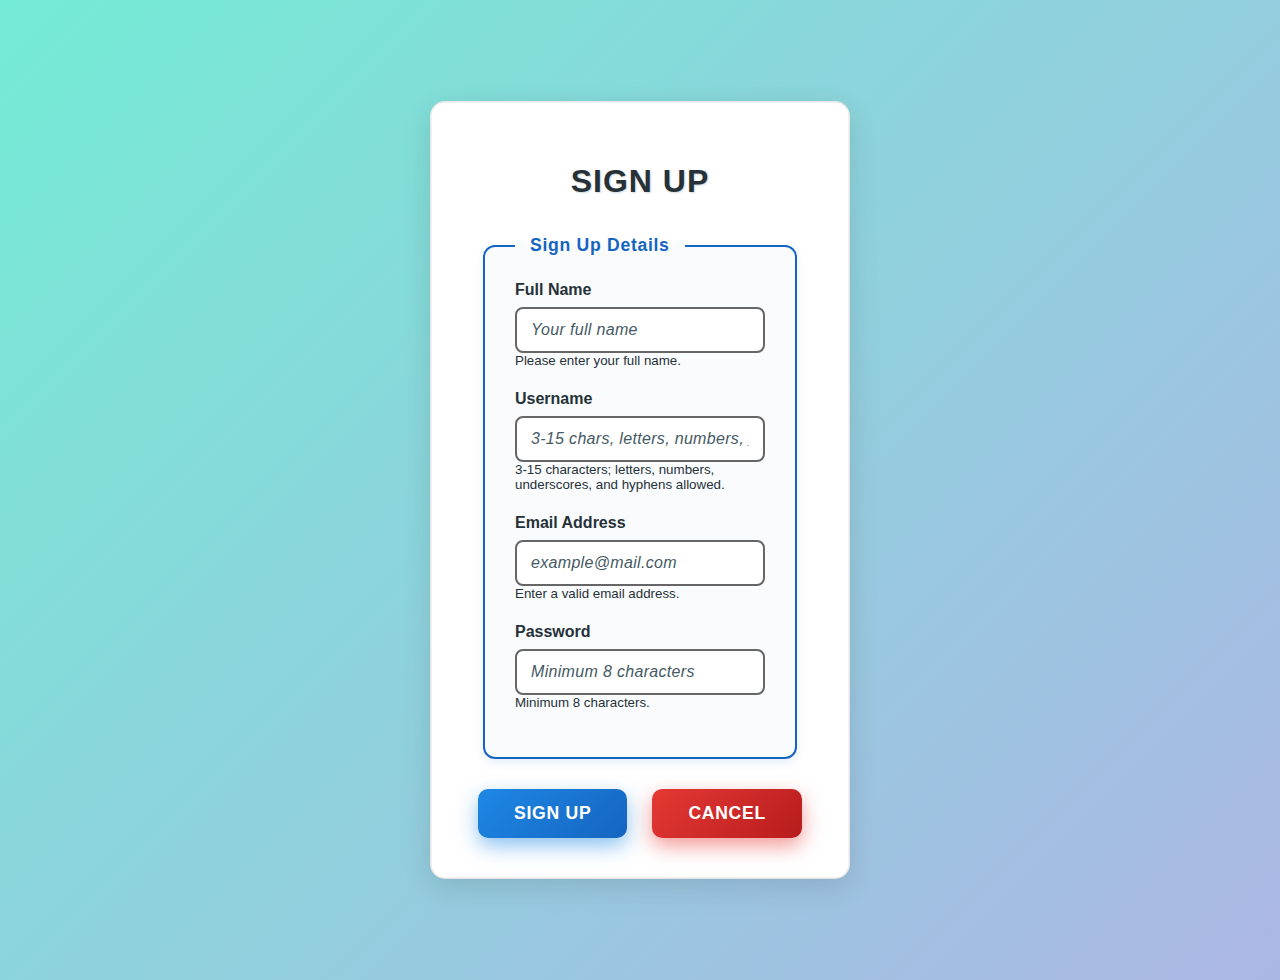
<file: Day3/Session-2/signup.html>
<!DOCTYPE html>
<html lang="en">
<head>
  <meta charset="UTF-8" />
  <meta name="viewport" content="width=device-width, initial-scale=1" />
  <title>Accessible Signup Form</title>
  <link rel="stylesheet" href="style.css" />
</head>
<body>
  <section id="signup-container" aria-label="Signup form container">
    <h1>Sign Up</h1>
    <form action="#" method="post" aria-describedby="formInstructions" novalidate>
      <p id="formInstructions" class="sr-only">All fields are required. Please fill in the form to create an account.</p>
      <fieldset>
        <legend>Sign Up Details</legend>

        <div class="form-group">
          <label for="fullname">Full Name</label>
          <input type="text" id="fullname" name="fullname" autocomplete="name" required aria-required="true" minlength="2" aria-describedby="fullnameHelp" placeholder="Your full name" />
          <small id="fullnameHelp">Please enter your full name.</small>
        </div>

        <div class="form-group">
          <label for="username">Username</label>
          <input type="text" id="username" name="username" autocomplete="username" required aria-required="true" pattern="^[a-zA-Z0-9_-]{3,15}$" aria-describedby="usernameHelp" placeholder="3-15 chars, letters, numbers, _ or -" />
          <small id="usernameHelp">3-15 characters; letters, numbers, underscores, and hyphens allowed.</small>
        </div>

        <div class="form-group">
          <label for="email">Email Address</label>
          <input type="email" id="email" name="email" autocomplete="email" required aria-required="true" aria-describedby="emailHelp" placeholder="example@mail.com" />
          <small id="emailHelp">Enter a valid email address.</small>
        </div>

        <div class="form-group">
          <label for="password">Password</label>
          <input type="password" id="password" name="password" autocomplete="new-password" required aria-required="true" minlength="8" aria-describedby="passwordHelp" placeholder="Minimum 8 characters" />
          <small id="passwordHelp">Minimum 8 characters.</small>
        </div>
      </fieldset>

      <div class="form-actions">
        <input type="submit" value="Sign Up" />
        <input type="reset" value="Cancel" />
      </div>
    </form>
  </section>

  <style>
    .sr-only {
      position: absolute;
      width: 1px;
      height: 1px;
      padding: 0;
      margin: -1px;
      overflow: hidden;
      clip: rect(0, 0, 0, 0);
      border: 0;
    }
  </style>
</body>
</html>
</file>
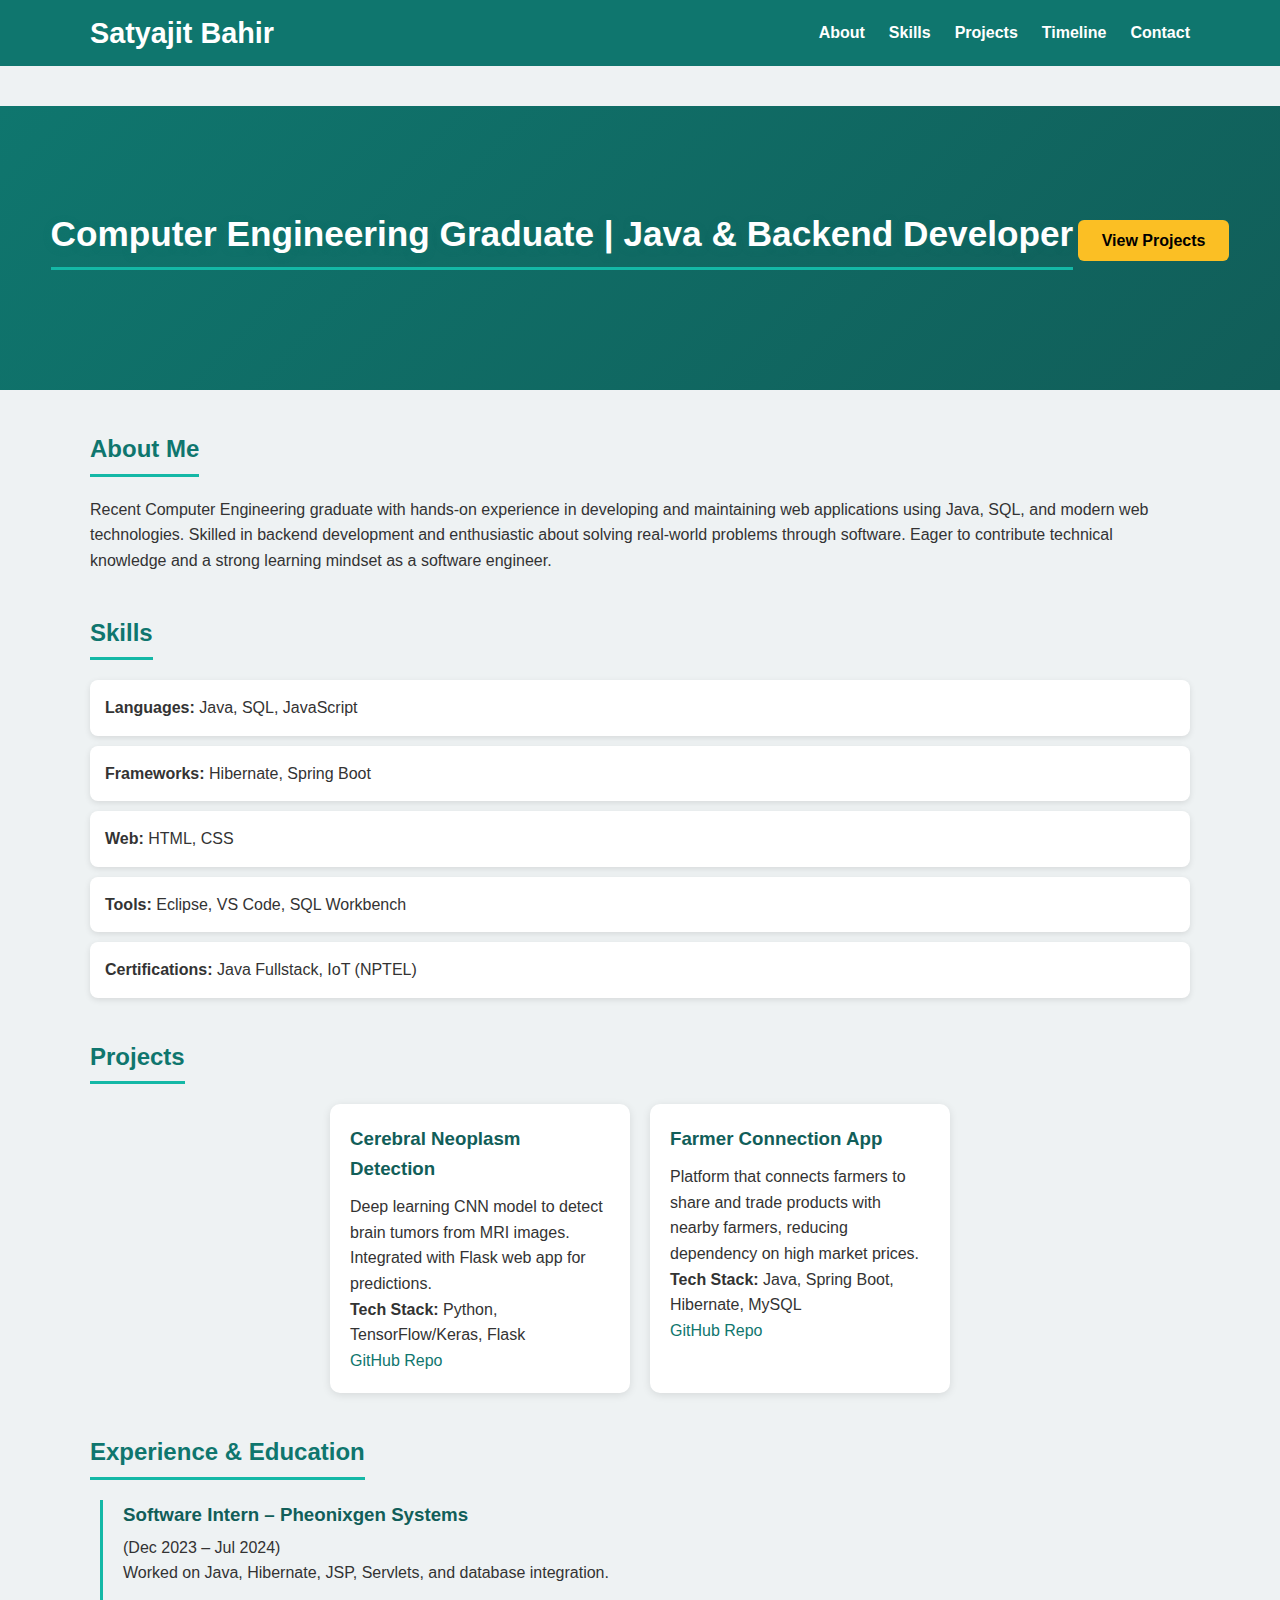
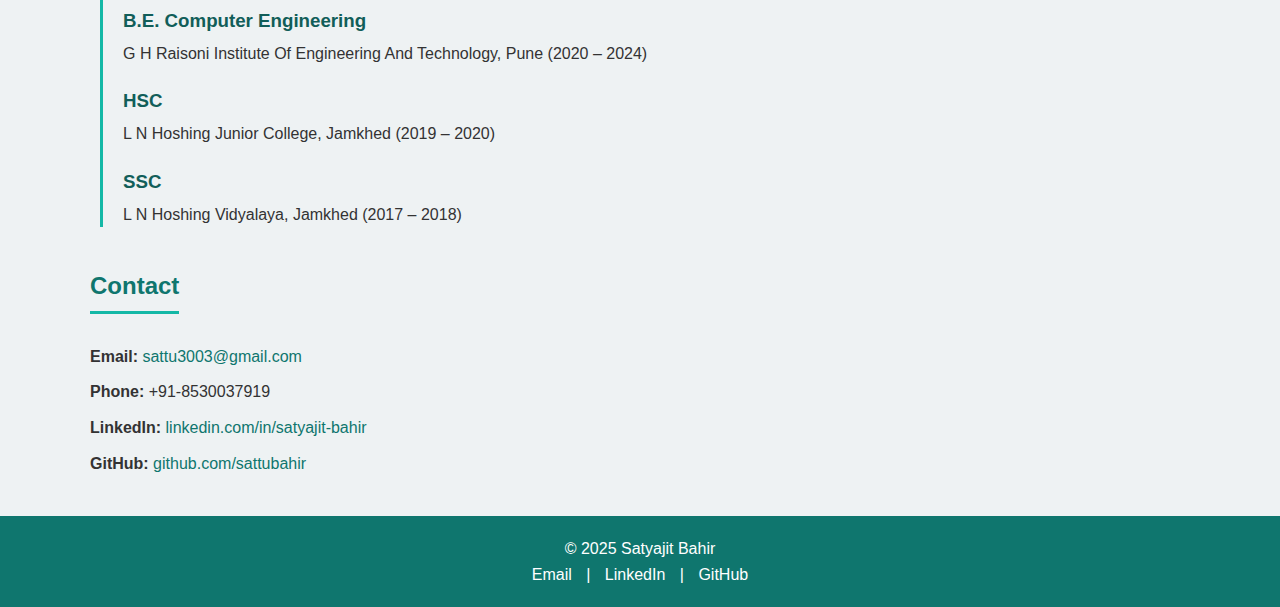
<file: Day3/Session-4/portfolio.html>
<!DOCTYPE html>
<html lang="en">
<head>
  <meta charset="UTF-8" />
  <meta name="viewport" content="width=device-width, initial-scale=1" />
  <title>Satyajit Bahir | Portfolio</title>
  <link rel="stylesheet" href="style.css" />
</head>
<body>

  <!-- Responsive Header -->
  <header class="site-header">
    <div class="container">
      <h1 class="logo">Satyajit Bahir</h1>

      <!-- Hamburger menu checkbox toggle -->
      <input type="checkbox" id="nav-toggle" class="nav-toggle" />
      <label for="nav-toggle" class="nav-toggle-label">
        <span></span>
      </label>

      <nav>
        <ul class="nav-list">
          <li><a href="#about">About</a></li>
          <li><a href="#skills">Skills</a></li>
          <li><a href="#projects">Projects</a></li>
          <li><a href="#timeline">Timeline</a></li>
          <li><a href="#contact">Contact</a></li>
        </ul>
      </nav>
    </div>
  </header>

  <!-- Hero Section -->
  <section class="hero">
  <h2>Computer Engineering Graduate | Java & Backend Developer</h2>
  <a href="#projects" class="btn">View Projects</a>
</section>


  <main class="container">
    <!-- About -->
    <section id="about">
      <h2>About Me</h2>
      <p>
        Recent Computer Engineering graduate with hands-on experience in developing and maintaining web applications using Java, SQL, and modern web technologies. Skilled in backend development and enthusiastic about solving real-world problems through software. Eager to contribute technical knowledge and a strong learning mindset as a software engineer.
      </p>
    </section>

    <!-- Skills -->
    <section id="skills">
      <h2>Skills</h2>
      <ul class="skills-list">
        <li><strong>Languages:</strong> Java, SQL, JavaScript</li>
        <li><strong>Frameworks:</strong> Hibernate, Spring Boot</li>
        <li><strong>Web:</strong> HTML, CSS</li>
        <li><strong>Tools:</strong> Eclipse, VS Code, SQL Workbench</li>
        <li><strong>Certifications:</strong> Java Fullstack, IoT (NPTEL)</li>
      </ul>
    </section>

    <!-- Projects Grid -->
    <section id="projects">
      <h2>Projects</h2>
      <div class="projects-grid">
        <article class="project-card">
          <h3>Cerebral Neoplasm Detection</h3>
          <p>Deep learning CNN model to detect brain tumors from MRI images. Integrated with Flask web app for predictions.</p>
          <p><strong>Tech Stack:</strong> Python, TensorFlow/Keras, Flask</p>
          <a href="#">GitHub Repo</a>
        </article>
        <article class="project-card">
          <h3>Farmer Connection App</h3>
          <p>Platform that connects farmers to share and trade products with nearby farmers, reducing dependency on high market prices.</p>
          <p><strong>Tech Stack:</strong> Java, Spring Boot, Hibernate, MySQL</p>
          <a href="#">GitHub Repo</a>
        </article>
      </div>
    </section>

    <!-- Timeline -->
    <section id="timeline">
      <h2>Experience & Education</h2>
      <div class="timeline">
        <article>
          <h3>Software Intern – Pheonixgen Systems</h3>
          <p>(Dec 2023 – Jul 2024)</p>
          <p>Worked on Java, Hibernate, JSP, Servlets, and database integration.</p>
        </article>
        <article>
          <h3>B.E. Computer Engineering</h3>
          <p>G H Raisoni Institute Of Engineering And Technology, Pune (2020 – 2024)</p>
        </article>
        <article>
          <h3>HSC</h3>
          <p>L N Hoshing Junior College, Jamkhed (2019 – 2020)</p>
        </article>
        <article>
          <h3>SSC</h3>
          <p>L N Hoshing Vidyalaya, Jamkhed (2017 – 2018)</p>
        </article>
      </div>
    </section>

    <!-- Contact -->
    <section id="contact">
      <h2>Contact</h2>
      <ul class="contact-list">
        <li><strong>Email:</strong> <a href="mailto:sattu3003@gmail.com">sattu3003@gmail.com</a></li>
        <li><strong>Phone:</strong> +91-8530037919</li>
        <li><strong>LinkedIn:</strong> <a href="https://www.linkedin.com/in/satyajit-bahir-21a052207" target="_blank" rel="noreferrer noopener">linkedin.com/in/satyajit-bahir</a></li>
        <li><strong>GitHub:</strong> <a href="https://github.com/sattubahir" target="_blank" rel="noreferrer noopener">github.com/sattubahir</a></li>
      </ul>
    </section>
  </main>

  <!-- Footer -->
  <footer>
    <p>&copy; 2025 Satyajit Bahir</p>
    <p>
      <a href="mailto:sattu3003@gmail.com">Email</a> |
      <a href="https://www.linkedin.com/in/satyajit-bahir-21a052207" target="_blank" rel="noreferrer noopener">LinkedIn</a> |
      <a href="https://github.com/sattubahir" target="_blank" rel="noreferrer noopener">GitHub</a>
    </p>
  </footer>

</body>
</html>
</file>
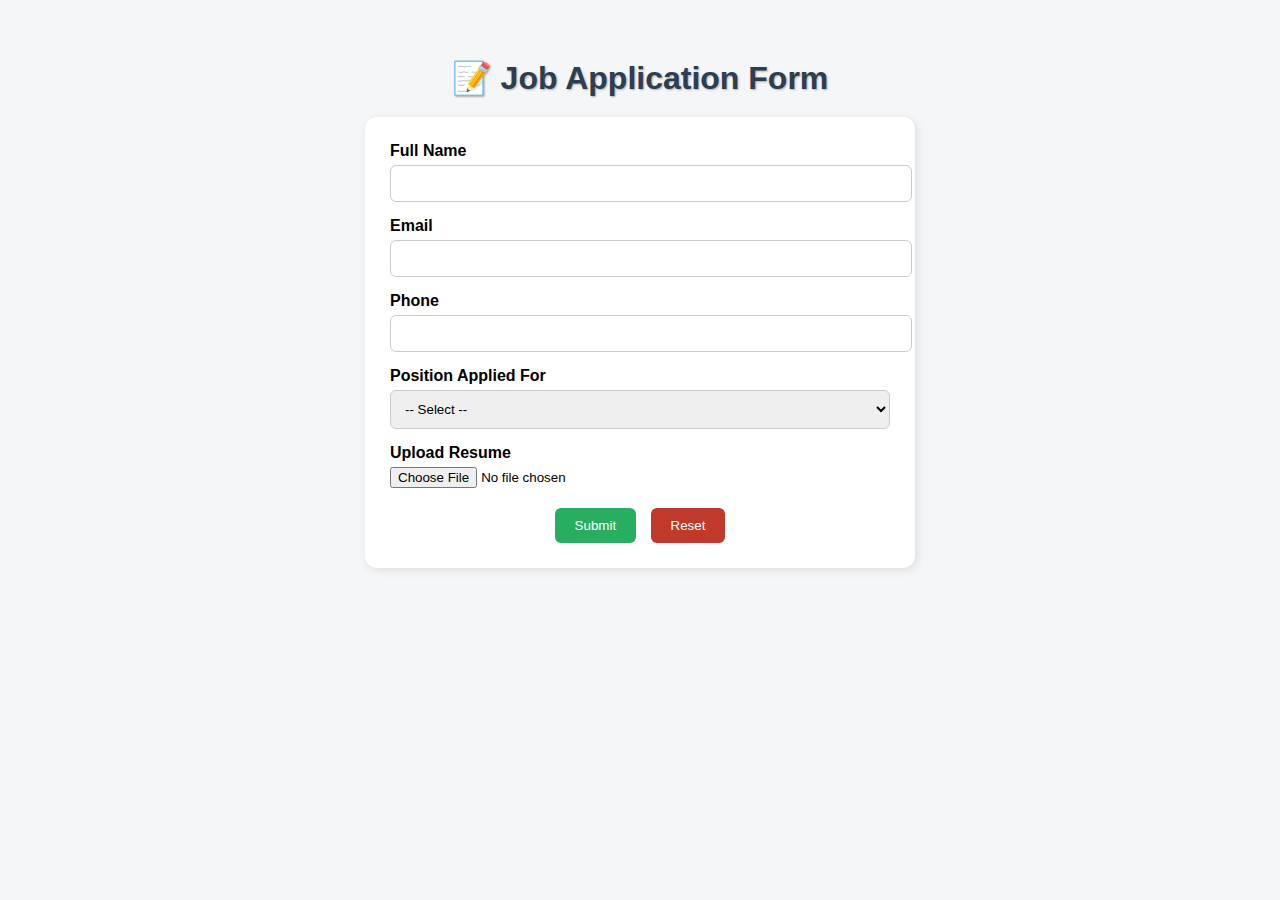
<file: Day4/Session-4/dv.html>
<!DOCTYPE html>
<html lang="en">
<head>
  <meta charset="UTF-8">
  <title>Job Application - DOM Task</title>
</head>
<body style="font-family: Arial, sans-serif; padding: 30px; background: #f4f6f7;">

  <!-- Page Title -->
  <h1 style="text-align: center; color: #2c3e50; text-shadow: 1px 1px 2px #aaa; margin-bottom: 20px;">
    📝 Job Application Form
  </h1>

  <!-- Application Form Card -->
  <div style="max-width: 500px; margin: auto; background: white; padding: 25px; border-radius: 12px; box-shadow: 2px 2px 10px rgba(0,0,0,0.1);">

    <form id="jobForm">
      
      <!-- Full Name -->
      <label style="display: block; margin-bottom: 5px; font-weight: bold;">Full Name</label>
      <input type="text" id="name" required 
             style="width: 100%; padding: 10px; margin-bottom: 15px; border: 1px solid #ccc; border-radius: 6px;">

      <!-- Email -->
      <label style="display: block; margin-bottom: 5px; font-weight: bold;">Email</label>
      <input type="email" id="email" required
             style="width: 100%; padding: 10px; margin-bottom: 15px; border: 1px solid #ccc; border-radius: 6px;">

      <!-- Phone -->
      <label style="display: block; margin-bottom: 5px; font-weight: bold;">Phone</label>
      <input type="tel" id="phone" required
             style="width: 100%; padding: 10px; margin-bottom: 15px; border: 1px solid #ccc; border-radius: 6px;">

      <!-- Position -->
      <label style="display: block; margin-bottom: 5px; font-weight: bold;">Position Applied For</label>
      <select id="position" required
              style="width: 100%; padding: 10px; margin-bottom: 15px; border: 1px solid #ccc; border-radius: 6px;">
        <option value="">-- Select --</option>
        <option>Software Engineer</option>
        <option>Frontend Developer</option>
        <option>Backend Developer</option>
        <option>QA Engineer</option>
      </select>

      <!-- Resume -->
      <label style="display: block; margin-bottom: 5px; font-weight: bold;">Upload Resume</label>
      <input type="file" id="resume" required style="margin-bottom: 20px;">

      <!-- Buttons -->
      <div style="text-align: center;">
        <button type="submit"
                style="padding: 10px 20px; background: #27ae60; color: white; border: none; border-radius: 6px; cursor: pointer; margin-right: 10px;">
          Submit
        </button>
        <button type="reset"
                style="padding: 10px 20px; background: #c0392b; color: white; border: none; border-radius: 6px; cursor: pointer;">
          Reset
        </button>
      </div>
    </form>
  </div>

  <!-- Result Section -->
  <div id="resultBox" style="max-width: 500px; margin: 30px auto; padding: 20px; text-align: center; display: none; background: #ecf9f1; border-radius: 10px; border: 1px solid #27ae60;">
    <h3 style="color: #27ae60;">✅ Application Submitted</h3>
    <p id="resultText" style="color: #2c3e50; font-weight: bold;"></p>
  </div>

  <!-- Script -->
  <script src="dom.js"></script>
</body>
</html>
</file>
<file: Day6/style.css>
* {
  margin: 0;
  padding: 0;
  box-sizing: border-box;
}
/*Font + Background */

body {
  font-family: "Poppins", sans-serif;
  background: linear-gradient(135deg, #ffe6f0, #fff0f5);
  color: #333;
  line-height: 1.6;
  padding: 20px;
  transition: background 0.5s, color 0.5s;
}

body.dark {
  background: linear-gradient(135deg, #1e1e2f, #2a2a40);
  color: #eee;
}

header {
  text-align: center;
  margin-bottom: 25px;
}

header h1 {
  font-size: 2.7rem;
  color: #e84393;
  font-weight: 600;
  letter-spacing: 1px;
}

header p {
  font-size: 1.2rem;
  color: #555;
  font-weight: 300;
}

body.dark header p {
  color: #bbb;
}

nav {
  display: flex;
  justify-content: center;
  gap: 12px;
  flex-wrap: wrap;
  margin-bottom: 20px;
}

nav button {
  font-family: "Poppins", sans-serif;
  padding: 10px 22px;
  border: none;
  border-radius: 25px;
  background: rgba(255, 192, 203, 0.8);
  color: #333;
  cursor: pointer;
  transition: 0.3s;
  font-weight: 500;
  backdrop-filter: blur(6px);
}

nav button:hover {
  background: #e84393;
  color: #fff;
  transform: scale(1.05);
}

nav button.active {
  background: #6c5ce7;
  color: #fff;
}

.search-container {
  text-align: center;
  margin-bottom: 25px;
}

#search {
  width: 70%;
  max-width: 500px;
  padding: 12px 18px;
  border: 2px solid #f8a5c2;
  border-radius: 30px;
  outline: none;
  font-size: 1rem;
  transition: 0.3s;
}

#search:focus {
  border-color: #e84393;
  box-shadow: 0 0 10px rgba(232, 67, 147, 0.5);
}

#keywords {
  display: grid;
  grid-template-columns: repeat(auto-fit, minmax(280px, 1fr));
  gap: 20px;
}

button#backToTop, button#themeToggle {
  position: fixed;
  border: none;
  border-radius: 50%;
  cursor: pointer;
  font-size: 1.2rem;
  box-shadow: 0 4px 10px rgba(0, 0, 0, 0.2);
}

#backToTop {
  bottom: 25px;
  right: 25px;
  background: #e84393;
  color: white;
  padding: 15px;
  display: none;
  transition: transform 0.3s;
}

#backToTop:hover {
  transform: scale(1.1);
}

#themeToggle {
  top: 20px;
  right: 20px;
  background: #6c5ce7;
  color: white;
  padding: 12px;
}
.card {
  background: rgba(255, 255, 255, 0.9);
  border-radius: 20px;
  padding: 20px;
  box-shadow: 0 6px 15px rgba(0, 0, 0, 0.1);
  transition: transform 0.3s, box-shadow 0.3s;
  backdrop-filter: blur(8px);
}

.card:hover {
  transform: translateY(-5px);
  box-shadow: 0 10px 20px rgba(232, 67, 147, 0.3);
}

.card h3 {
  margin-bottom: 10px;
  font-size: 1.4rem;
  font-weight: 600;
}

.card p {
  margin-bottom: 12px;
  font-size: 0.95rem;
  font-weight: 300;
}

.card span.category {
  display: inline-block;
  font-size: 0.8rem;
  padding: 4px 8px;
  border-radius: 12px;
}

.card.HTML h3::before {
  content: "📄 ";
}

.card.CSS h3::before {
  content: "🎨 ";
}

.card.JavaScript h3::before {
  content: "⚡ ";
}

.card.HTML span {
  background: #fab1a0;
}

.card.CSS span {
  background: #74b9ff;
}

.card.JavaScript span {
  background: #ffeaa7;
}
/* 🌞 Light Mode (default) */
body {
  background: #ffe6f0; /* light pink */
  color: #333;         /* dark text */
  font-family: 'Poppins', sans-serif;
  transition: background 0.3s ease, color 0.3s ease;
}

/* Dark Mode 🌙 */
body.dark-mode {
  background: #1e1e1e;  /* dark gray */
  color: #f5f5f5;       /* light text */
}

/* Cards */
.card {
  background: #fff;
  color: #333;
  border-radius: 12px;
  padding: 20px;
  box-shadow: 0 4px 10px rgba(0,0,0,0.1);
  transition: background 0.3s ease, color 0.3s ease;
}

body.dark-mode .card {
  background: #2a2a2a;
  color: #f5f5f5;
  border: 1px solid #444;
}

/* Category tags (HTML / CSS / JS labels) */
.category {
  display: inline-block;
  padding: 5px 12px;
  border-radius: 20px;
  font-size: 14px;
  margin-top: 10px;
}

body.dark-mode .category {
  background: #ff8c8c; /* keep color visible in dark mode */
  color: #fff;
}

/* Buttons */
button, .login-btn {
  transition: background 0.3s ease, color 0.3s ease;
}

body.dark-mode button,
body.dark-mode .login-btn {
  background: #444;
  color: #fff;
  border: 1px solid #666;
}

body.dark-mode button.active {
  background: #6a5acd; /* purple highlight in dark mode */
  color: #fff;
}
footer {
  text-align: center;
  padding: 20px;
  background: linear-gradient(135deg, #f8a5c2, #fbc531);
  color: #fff;
  font-size: 14px;
  margin-top: 40px;
  border-radius: 12px 12px 0 0;
  box-shadow: 0 -3px 8px rgba(0,0,0,0.1);
}
footer p {
  margin: 5px 0;
}
</file>
<file: Day5/Session-5/components.css>
/* Practicing CSS transitions, transforms, and micro-interactions */

/* Button with smooth background color and scale change on hover/focus */
.button {
  background-color: #007BFF;
  color: white;
  padding: 12px 24px;
  border: none;
  border-radius: 6px;
  font-size: 16px;
  cursor: pointer;

  /* Smooth transition for background and transform */
  transition: background-color 0.3s ease, transform 0.3s ease;
}

.button:hover,
.button:focus {
  background-color: #0056b3;
  transform: scale(1.05); /* slightly bigger */
  outline: none;
}

/* Icon that rotates on hover */
.icon {
  display: inline-block;
  transition: transform 0.4s ease;
  cursor: pointer;
}

.icon:hover {
  transform: rotate(15deg);
}

/* Card with shadow and lift effect on hover */
.card {
  background-color: #fff;
  padding: 20px;
  border-radius: 10px;
  box-shadow: 0 2px 5px rgba(0,0,0,0.1);
  transition: box-shadow 0.4s ease, transform 0.3s ease;
}

.card:hover {
  box-shadow: 0 6px 20px rgba(0,0,0,0.2);
  transform: translateY(-8px); /* moves up */
}

/* Nav link with color and size transition on hover/focus */
.nav-link {
  color: #333;
  text-decoration: none;
  font-weight: 600;
  transition: color 0.25s ease, font-size 0.25s ease;
}

.nav-link:hover,
.nav-link:focus {
  color: #ff6600;
  font-size: 1.1rem;
  outline: none;
}
</file>
<file: Day3/Session-2/style.css>
@charset "UTF-8";

body {
  font-family: 'Segoe UI', Tahoma, Geneva, Verdana, sans-serif;
  background: linear-gradient(135deg, #74ebd5 0%, #ACB6E5 100%);
  margin: 0;
  padding: 40px 20px;
  color: #263238; /* Dark slate for strong contrast */
  display: flex;
  justify-content: center;
  align-items: center;
  min-height: 100vh;
}

#signup-container {
  background: #fff; /* Solid white for maximum contrast */
  width: 420px;
  padding: 40px 50px;
  border-radius: 15px;
  box-shadow:
    0 8px 30px rgba(0, 0, 0, 0.12),
    inset 0 0 0 1px rgba(0, 0, 0, 0.05);
  box-sizing: border-box;
  border: 1px solid rgba(0, 0, 0, 0.1);
  transition: box-shadow 0.3s ease;
}

#signup-container:hover {
  box-shadow:
    0 12px 40px rgba(0, 0, 0, 0.2),
    inset 0 0 0 1.5px rgba(0, 0, 0, 0.1);
}

h1 {
  text-align: center;
  margin-bottom: 35px;
  font-weight: 800;
  color: #263238; /* High contrast dark color */
  letter-spacing: 1px;
  text-transform: uppercase;
  font-size: 2rem;
  text-shadow: 1px 1px 2px #cfd8dc;
}

fieldset {
  border: 2px solid #1565c0; /* Darker blue */
  padding: 25px 30px;
  margin-bottom: 30px;
  border-radius: 12px;
  background: #f9fbfd;
  box-shadow: 0 4px 10px rgba(21, 101, 192, 0.1);
  transition: border-color 0.3s ease;
}

fieldset:focus-within {
  border-color: #1e88e5;
  box-shadow: 0 6px 15px rgba(30, 136, 229, 0.4);
}

legend {
  font-weight: 700;
  color: #1565c0;
  padding: 0 15px;
  font-size: 1.1rem;
  letter-spacing: 0.04em;
}

.form-group {
  margin-bottom: 22px;
  display: flex;
  flex-direction: column;
}

label {
  font-weight: 600;
  margin-bottom: 8px;
  cursor: pointer;
  color: #263238; /* Dark for contrast */
  user-select: none;
  transition: color 0.3s ease;
}

input[type="text"],
input[type="email"],
input[type="password"] {
  padding: 12px 14px;
  border: 2px solid #666666; /* darker border for contrast */
  border-radius: 8px;
  font-size: 1rem;
  font-family: inherit;
  box-sizing: border-box;
  transition: border-color 0.3s ease, box-shadow 0.3s ease;
  background: #fff;
  color: #263238; /* dark text for readability */
  letter-spacing: 0.02em;
}

input[type="text"]::placeholder,
input[type="email"]::placeholder,
input[type="password"]::placeholder {
  color: #455a64; /* darker slate gray for better contrast */
  font-style: italic;
}

input[type="text"]:focus,
input[type="email"]:focus,
input[type="password"]:focus {
  outline: none;
  border-color: #1e88e5;
  box-shadow: 0 0 10px #1e88e566;
}

input:valid {
  border-color: #2e7d32;
  box-shadow: 0 0 8px #2e7d3266;
}

.form-actions {
  display: flex;
  justify-content: center;
  gap: 25px;
  margin-top: 20px;
}

input[type="submit"],
input[type="reset"] {
  background: linear-gradient(135deg, #1e88e5, #1565c0);
  color: white;
  padding: 14px 36px;
  border: none;
  border-radius: 10px;
  cursor: pointer;
  font-weight: 700;
  font-size: 1.1rem;
  box-shadow: 0 8px 20px rgba(30, 136, 229, 0.5);
  letter-spacing: 0.04em;
  transition: background 0.4s ease, box-shadow 0.4s ease, transform 0.2s ease;
  user-select: none;
  text-transform: uppercase;
}

input[type="submit"]:hover {
  background: linear-gradient(135deg, #1565c0, #1e88e5);
  box-shadow: 0 12px 30px rgba(21, 101, 192, 0.7);
  transform: translateY(-2px);
}

input[type="reset"] {
  background: linear-gradient(135deg, #e53935, #b71c1c);
  box-shadow: 0 8px 20px rgba(229, 57, 53, 0.5);
}

input[type="reset"]:hover {
  background: linear-gradient(135deg, #b71c1c, #e53935);
  box-shadow: 0 12px 30px rgba(183, 28, 28, 0.7);
  transform: translateY(-2px);
}

/* Visually hidden class for screen readers */
.sr-only {
  position: absolute;
  width: 1px;
  height: 1px;
  padding: 0;
  margin: -1px;
  overflow: hidden;
  clip: rect(0, 0, 0, 0);
  border: 0;
}
</file>
<file: Day3/Session-3/style.css>
/* Basic reset and body styling */
body {
  font-family: Arial, sans-serif;
  background-color: #eef2f7;
  margin: 0;
  padding: 30px;
  display: flex;
  justify-content: center;
}

/* Container styling */
#signup-container {
  background-color: #fff;
  width: 380px;
  padding: 20px 30px;
  border: 1px solid #ccc;
  border-radius: 6px;
  box-sizing: border-box;
}

/* Heading */
h1 {
  text-align: center;
  margin-bottom: 20px;
  font-size: 1.8rem;
}

/* Fieldset styling */
fieldset {
  border: 1px solid #999;
  padding: 15px;
  margin-bottom: 20px;
  border-radius: 5px;
}

/* Legend style */
legend {
  font-weight: bold;
  padding: 0 10px;
}

/* Form group layout */
.form-group {
  margin-bottom: 15px;
}

/* Labels */
label {
  display: block;
  margin-bottom: 5px;
  font-weight: 600;
}

/* Inputs basics */
input[type="text"],
input[type="email"],
input[type="password"] {
  width: 100%;
  padding: 8px;
  box-sizing: border-box;
  border: 1px solid #aaa;
  border-radius: 4px;
}

/* Buttons container */
.form-actions {
  display: flex;
  justify-content: space-between;
}

/* Buttons styling */
input[type="submit"],
input[type="reset"] {
  padding: 10px 18px;
  border: none;
  border-radius: 4px;
  color: #fff;
  font-weight: bold;
  cursor: pointer;
  width: 48%;
}

/* Submit button color */
input[type="submit"] {
  background-color: #007bff;
}

/* Reset button color */
input[type="reset"] {
  background-color: #dc3545;
}

/* Button hover effect */
input[type="submit"]:hover {
  background-color: #0056b3;
}

input[type="reset"]:hover {
  background-color: #a71d2a;
}
</file>
<file: Day3/Session-4/style.css>
/* Reset & Base */
* {
  margin: 0;
  padding: 0;
  box-sizing: border-box;
}
body {
  font-family: 'Segoe UI', sans-serif;
  background-color: #eef2f3;
  color: #333;
  line-height: 1.6;
}

/* Container utility */
.container {
  width: 90%;
  max-width: 1100px;
  margin: 0 auto;
}

/* ===== Responsive Header ===== */
.site-header {
  background-color: #0f766e;
  color: #fff;
  padding: 10px 0;
}
.site-header .container {
  display: flex;
  align-items: center;
  justify-content: space-between;
}
.logo {
  font-size: 1.8rem;
  font-weight: bold;
}

/* Navigation */
nav {
  position: relative;
}
.nav-list {
  list-style: none;
  display: flex;
  gap: 1.5rem;
}
.nav-list li a {
  color: #ffffff;
  text-decoration: none;
  font-weight: 600;
  transition: color 0.3s ease;
}
.nav-list li a:hover {
  color: #fbbf24;
}

/* Hamburger toggle */
.nav-toggle {
  display: none;
}
.nav-toggle-label {
  display: none;
  cursor: pointer;
  width: 28px;
  height: 20px;
  flex-direction: column;
  justify-content: space-between;
}
.nav-toggle-label span,
.nav-toggle-label span::before,
.nav-toggle-label span::after {
  display: block;
  background-color: #fff;
  height: 3px;
  border-radius: 2px;
  position: relative;
  transition: all 0.3s ease;
}
.nav-toggle-label span::before,
.nav-toggle-label span::after {
  content: '';
  position: absolute;
  width: 100%;
}
.nav-toggle-label span::before {
  top: -8px;
}
.nav-toggle-label span::after {
  top: 8px;
}

/* Responsive Nav - mobile */
@media (max-width: 768px) {
  .nav-list {
    position: absolute;
    top: 100%;
    right: 0;
    background-color: #0f766e;
    flex-direction: column;
    width: 180px;
    display: none;
    border-radius: 0 0 5px 5px;
  }
  .nav-list li {
    padding: 10px;
  }
  .nav-toggle {
    display: block;
  }
  .nav-toggle-label {
    display: flex;
  }
  /* Show nav when checked */
  .nav-toggle:checked + .nav-toggle-label + nav .nav-list {
    display: flex;
  }
  /* Hamburger animation */
  .nav-toggle:checked + .nav-toggle-label span {
    background: transparent;
  }
  .nav-toggle:checked + .nav-toggle-label span::before {
    transform: rotate(45deg);
    top: 0;
  }
  .nav-toggle:checked + .nav-toggle-label span::after {
    transform: rotate(-45deg);
    top: 0;
  }
}

/* ===== Hero Section ===== */
.hero {
  background: linear-gradient(135deg, #0f766e, #115e59);
  color: #fff;
  text-align: center;
  padding: 100px 20px;
}
.hero h2 {
  color: #fff;              /* Pure white, for best contrast */
  font-size: 2.2rem;
  margin-bottom: 20px;
  text-shadow: 0 2px 8px rgba(15, 118, 110, 0.3); /* Optional: soft shadow for depth */
  font-weight: 700;         /* Make text bolder if needed */
}


.btn {
  background: #fbbf24;
  color: #000;
  padding: 12px 24px;
  text-decoration: none;
  font-weight: bold;
  border-radius: 6px;
  transition: background 0.3s;
}
.btn:hover {
  background: #facc15;
}

/* ===== Main Sections ===== */
main {
  width: 90%;
  max-width: 1100px;
  margin: 40px auto;
}
section {
  margin: 40px 0;
}
section h2 {
  color: #0f766e;
  border-bottom: 3px solid #14b8a6;
  display: inline-block;
  margin-bottom: 20px;
  padding-bottom: 5px;
}

/* ===== Skills List ===== */
.skills-list {
  list-style: none;
  padding-left: 0;
}
.skills-list li {
  background: #fff;
  padding: 15px;
  margin-bottom: 10px;
  border-radius: 8px;
  box-shadow: 0 2px 6px rgba(0, 0, 0, 0.1);
}

/* ===== Projects Grid (Flexbox!) ===== */
.projects-grid {
  display: flex;
  flex-wrap: wrap;
  gap: 20px;
  justify-content: center;
}
.project-card {
  background: #fff;
  padding: 20px;
  border-radius: 10px;
  box-shadow: 0 2px 8px rgba(0, 0, 0, 0.1);
  flex: 1 1 280px;
  max-width: 300px;
  transition: transform 0.3s, box-shadow 0.3s;
}
.project-card:hover {
  transform: translateY(-5px);
  box-shadow: 0 6px 14px rgba(0, 0, 0, 0.15);
}
.project-card h3 {
  margin-bottom: 10px;
  color: #115e59;
}
.project-card a {
  color: #0f766e;
  text-decoration: none;
  font-weight: 500;
}
.project-card a:hover {
  text-decoration: underline;
}

/* ===== Timeline & Contact Sections ===== */
.timeline {
  border-left: 3px solid #14b8a6;
  padding-left: 20px;
  margin-left: 10px;
}
.timeline article {
  margin-bottom: 20px;
}
.timeline h3 {
  margin-bottom: 5px;
  color: #115e59;
}

.contact-list {
  list-style: none;
  padding-left: 0;
}
.contact-list li {
  margin: 10px 0;
}
.contact-list a {
  color: #0f766e;
  text-decoration: none;
}
.contact-list a:hover {
  text-decoration: underline;
}

/* ===== Footer ===== */
footer {
  text-align: center;
  padding: 20px;
  background: #0f766e;
  color: #fff;
  margin-top: 40px;
}
footer a {
  color: #fff;
  margin: 0 10px;
  text-decoration: none;
}
footer a:hover {
  text-decoration: underline;
}
</file>
